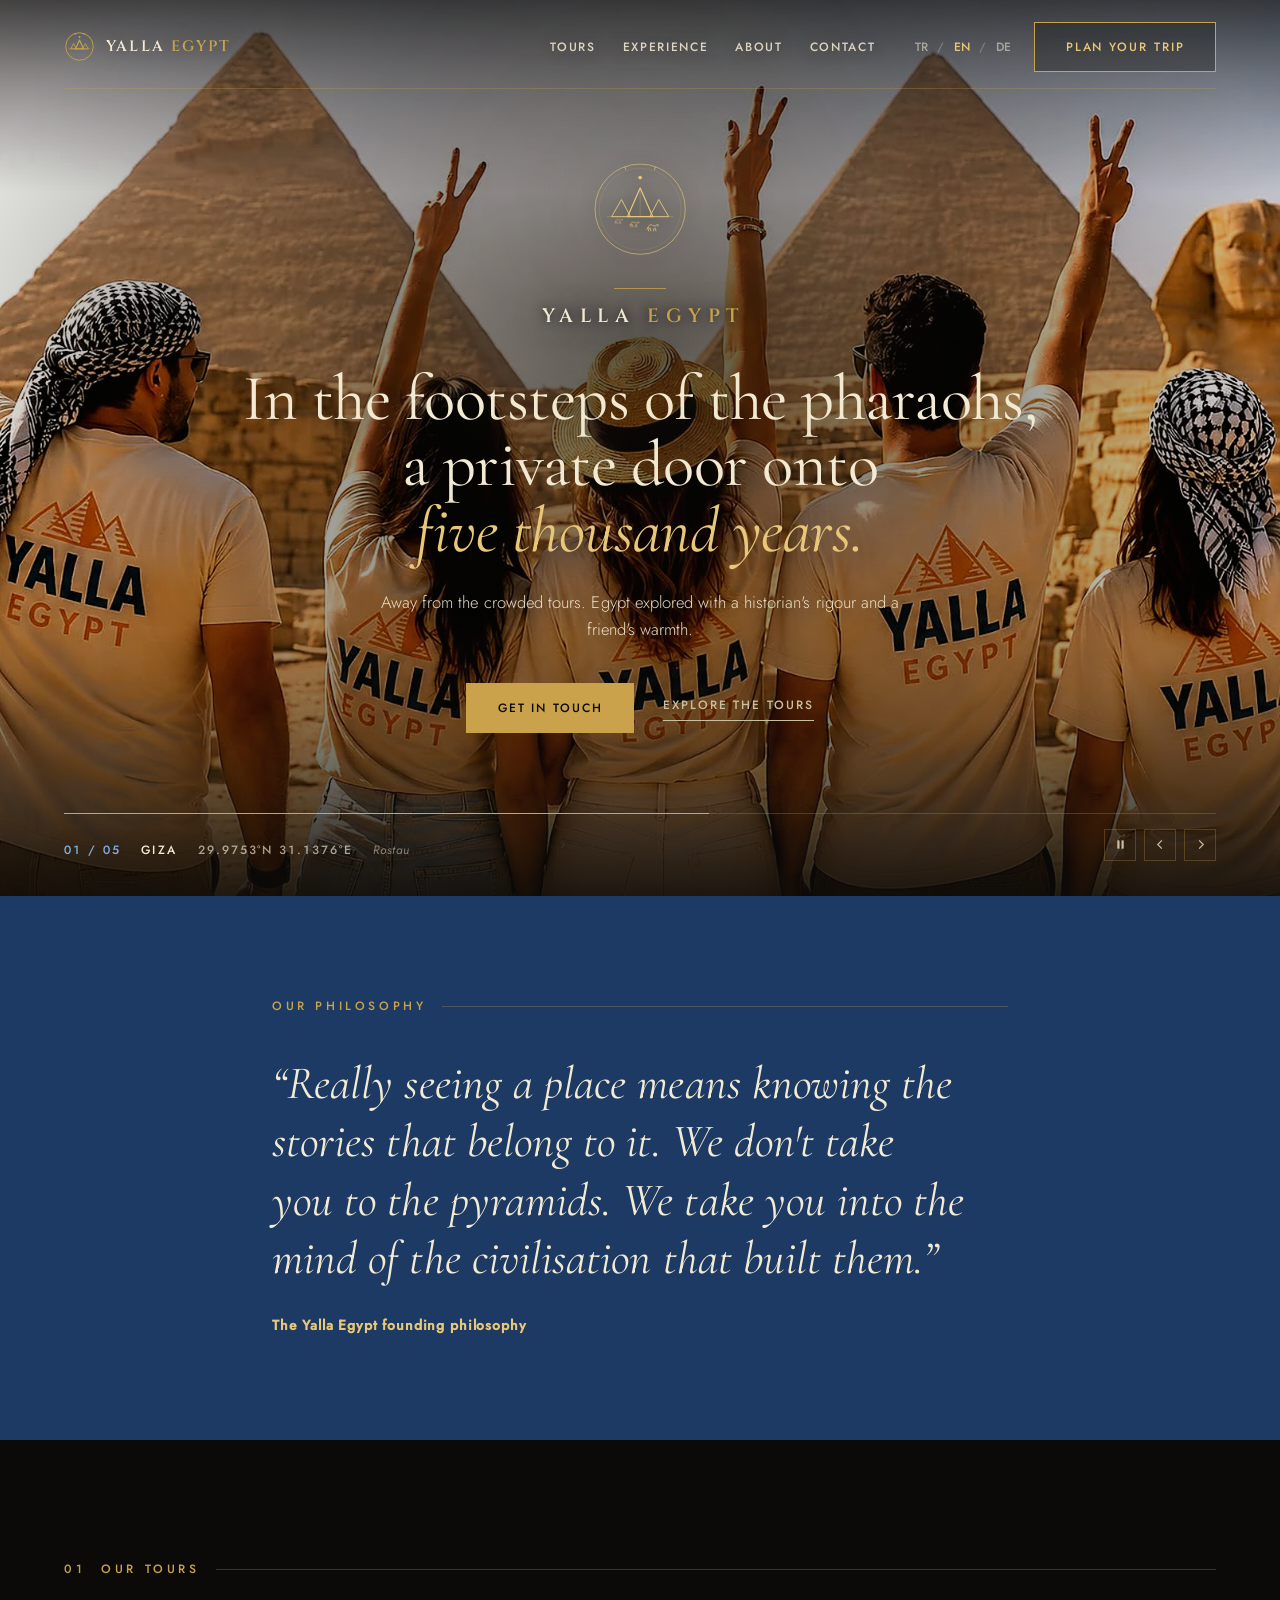
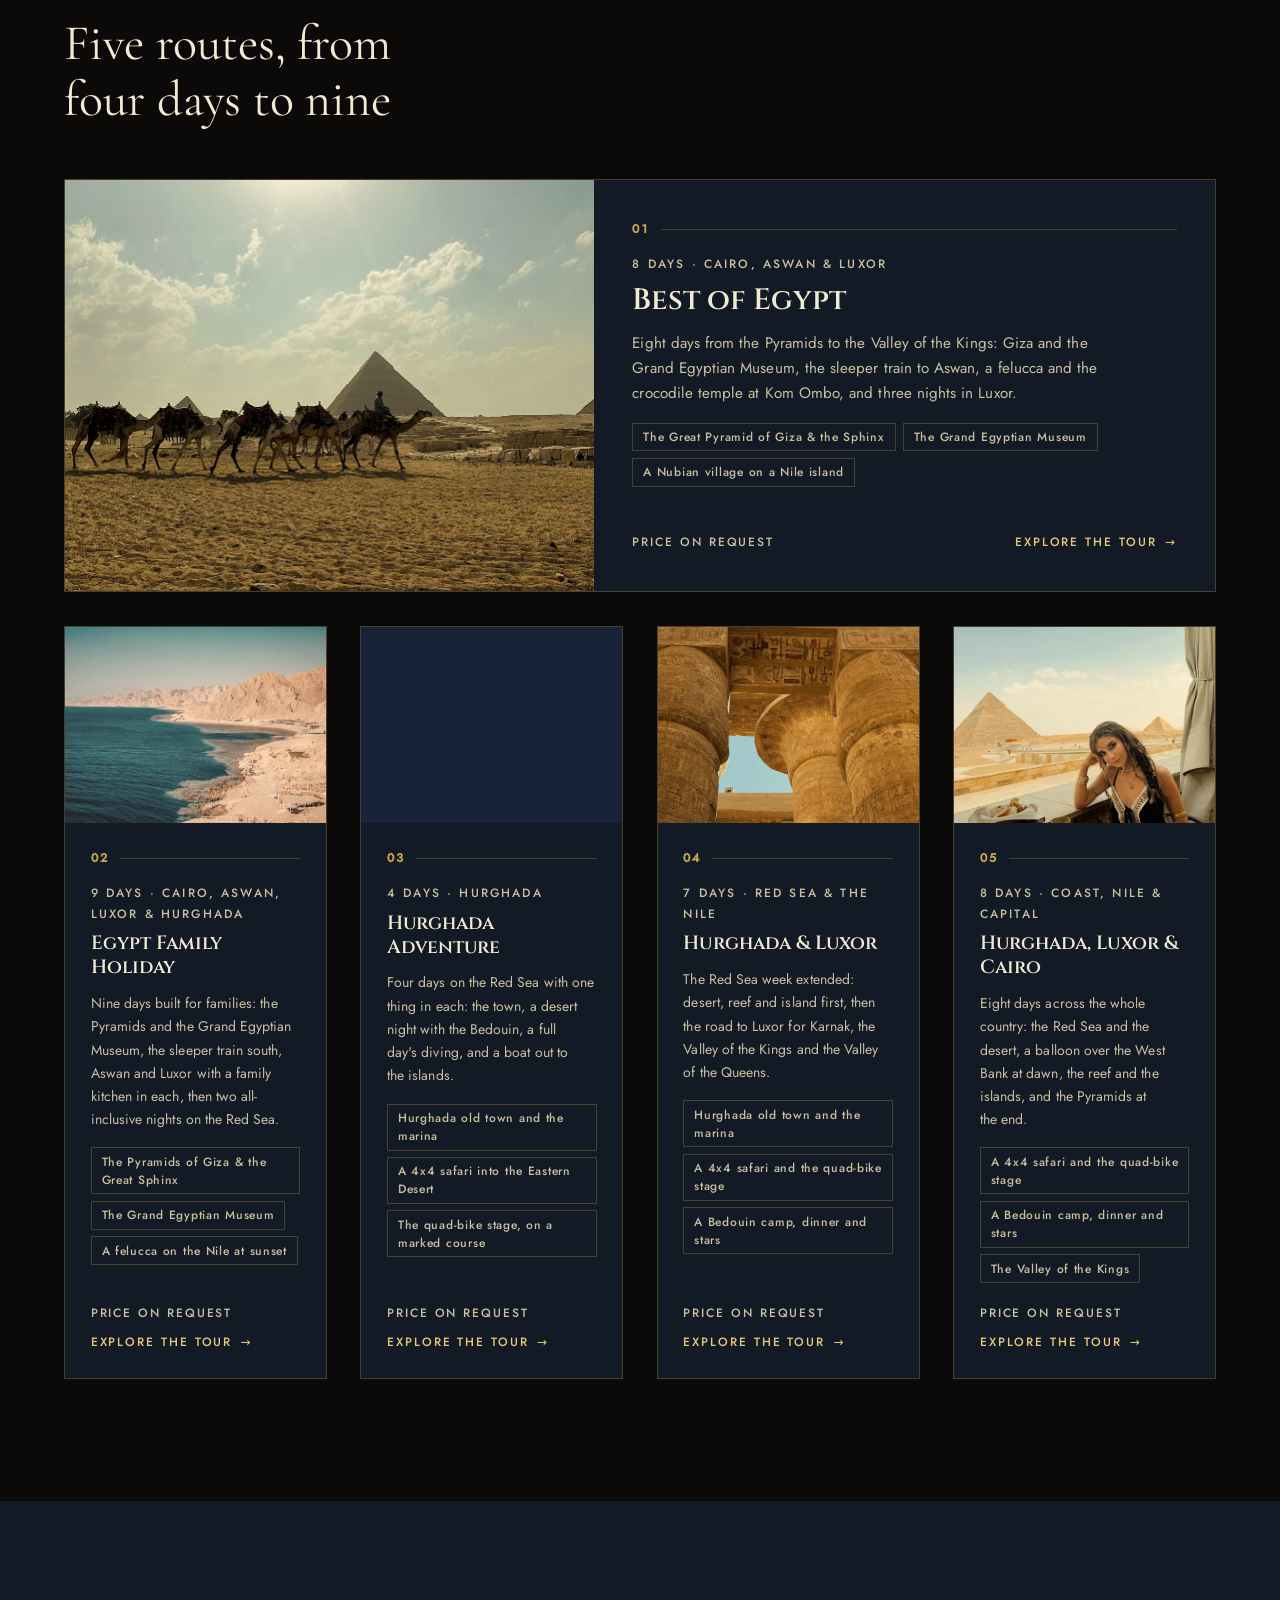
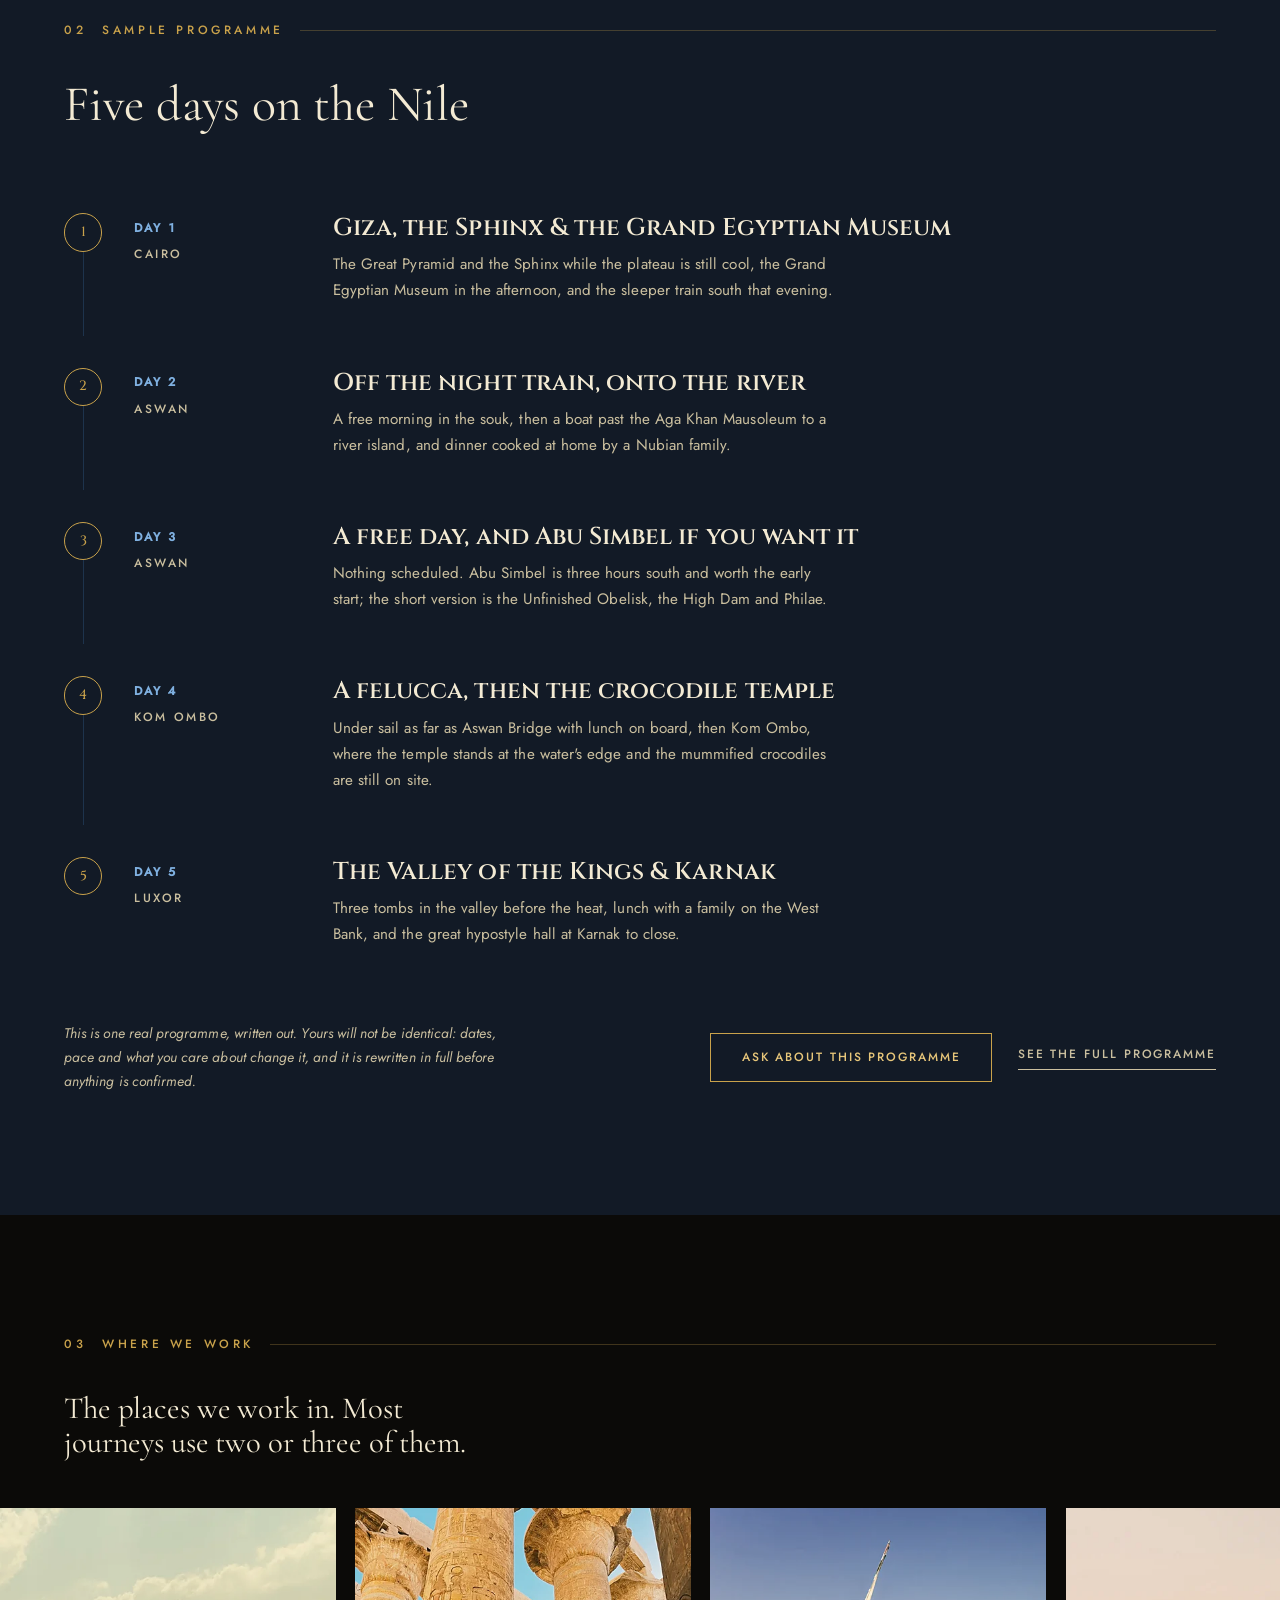
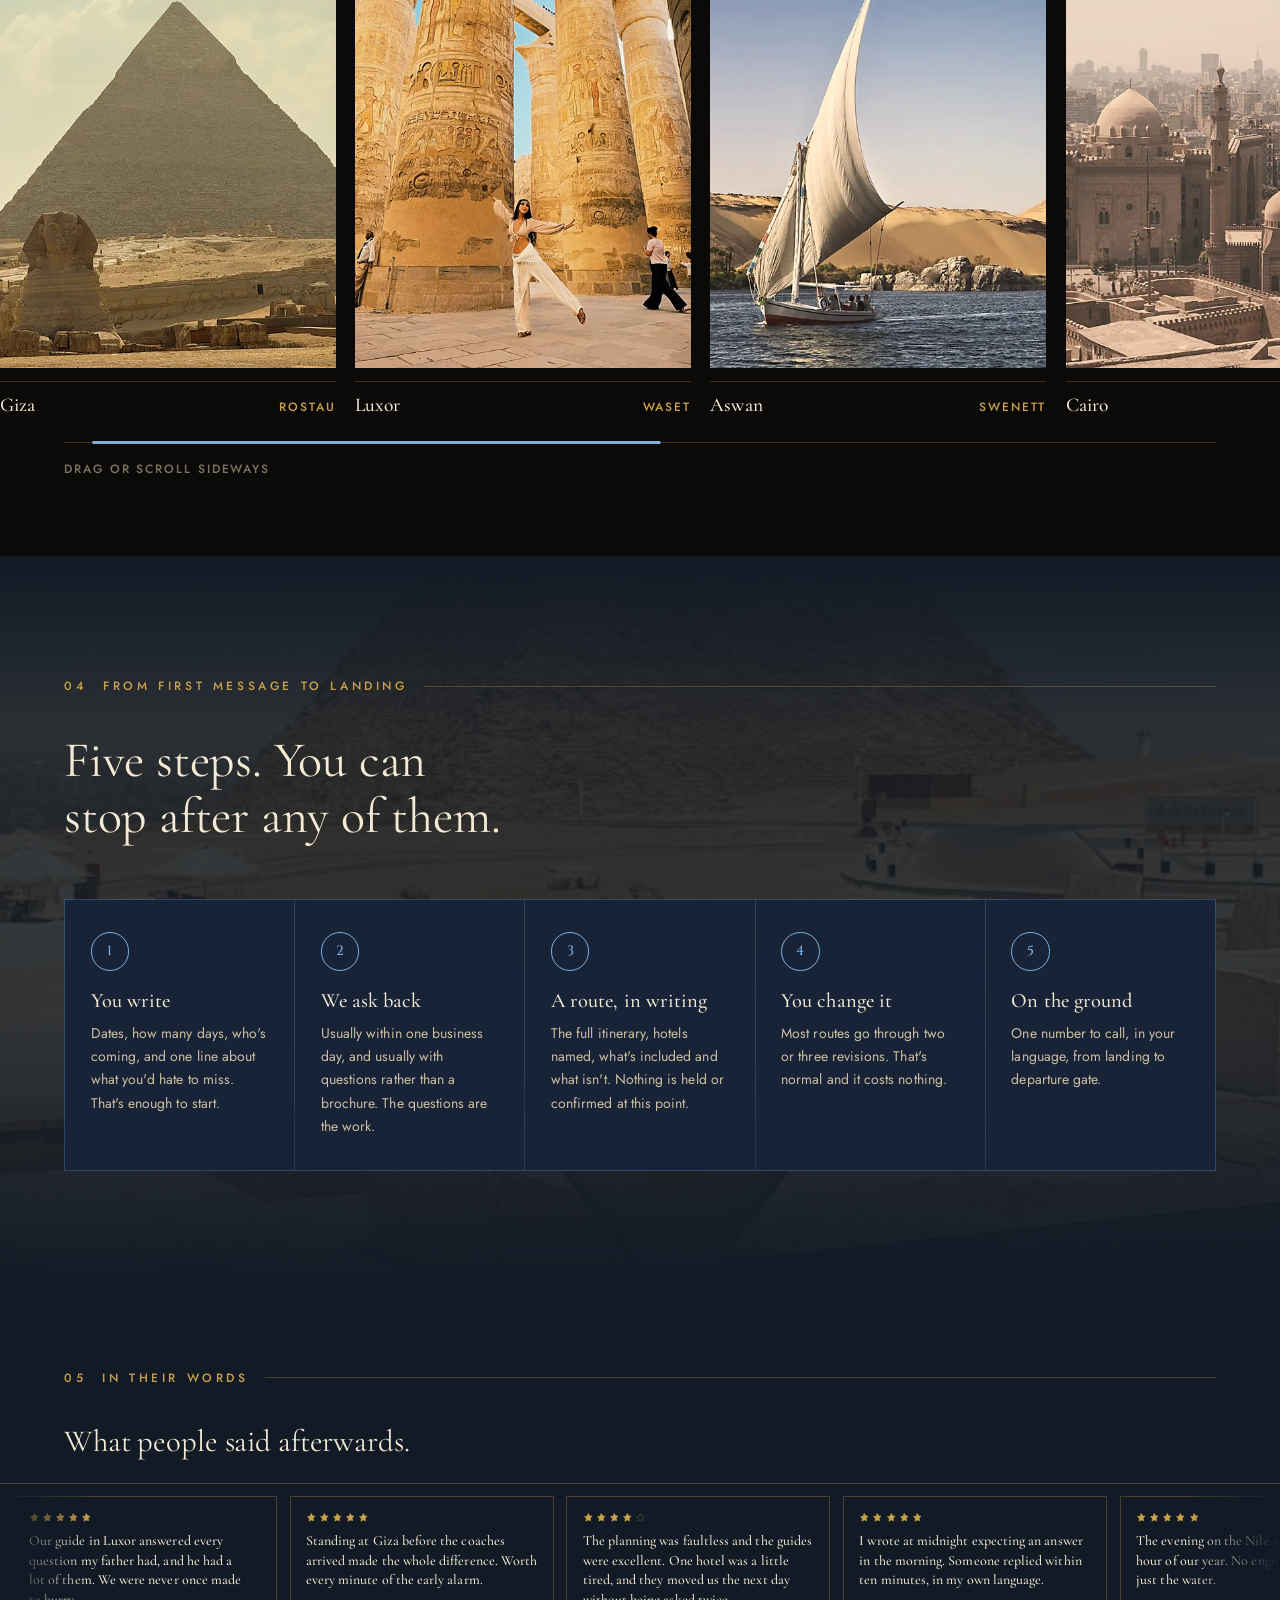
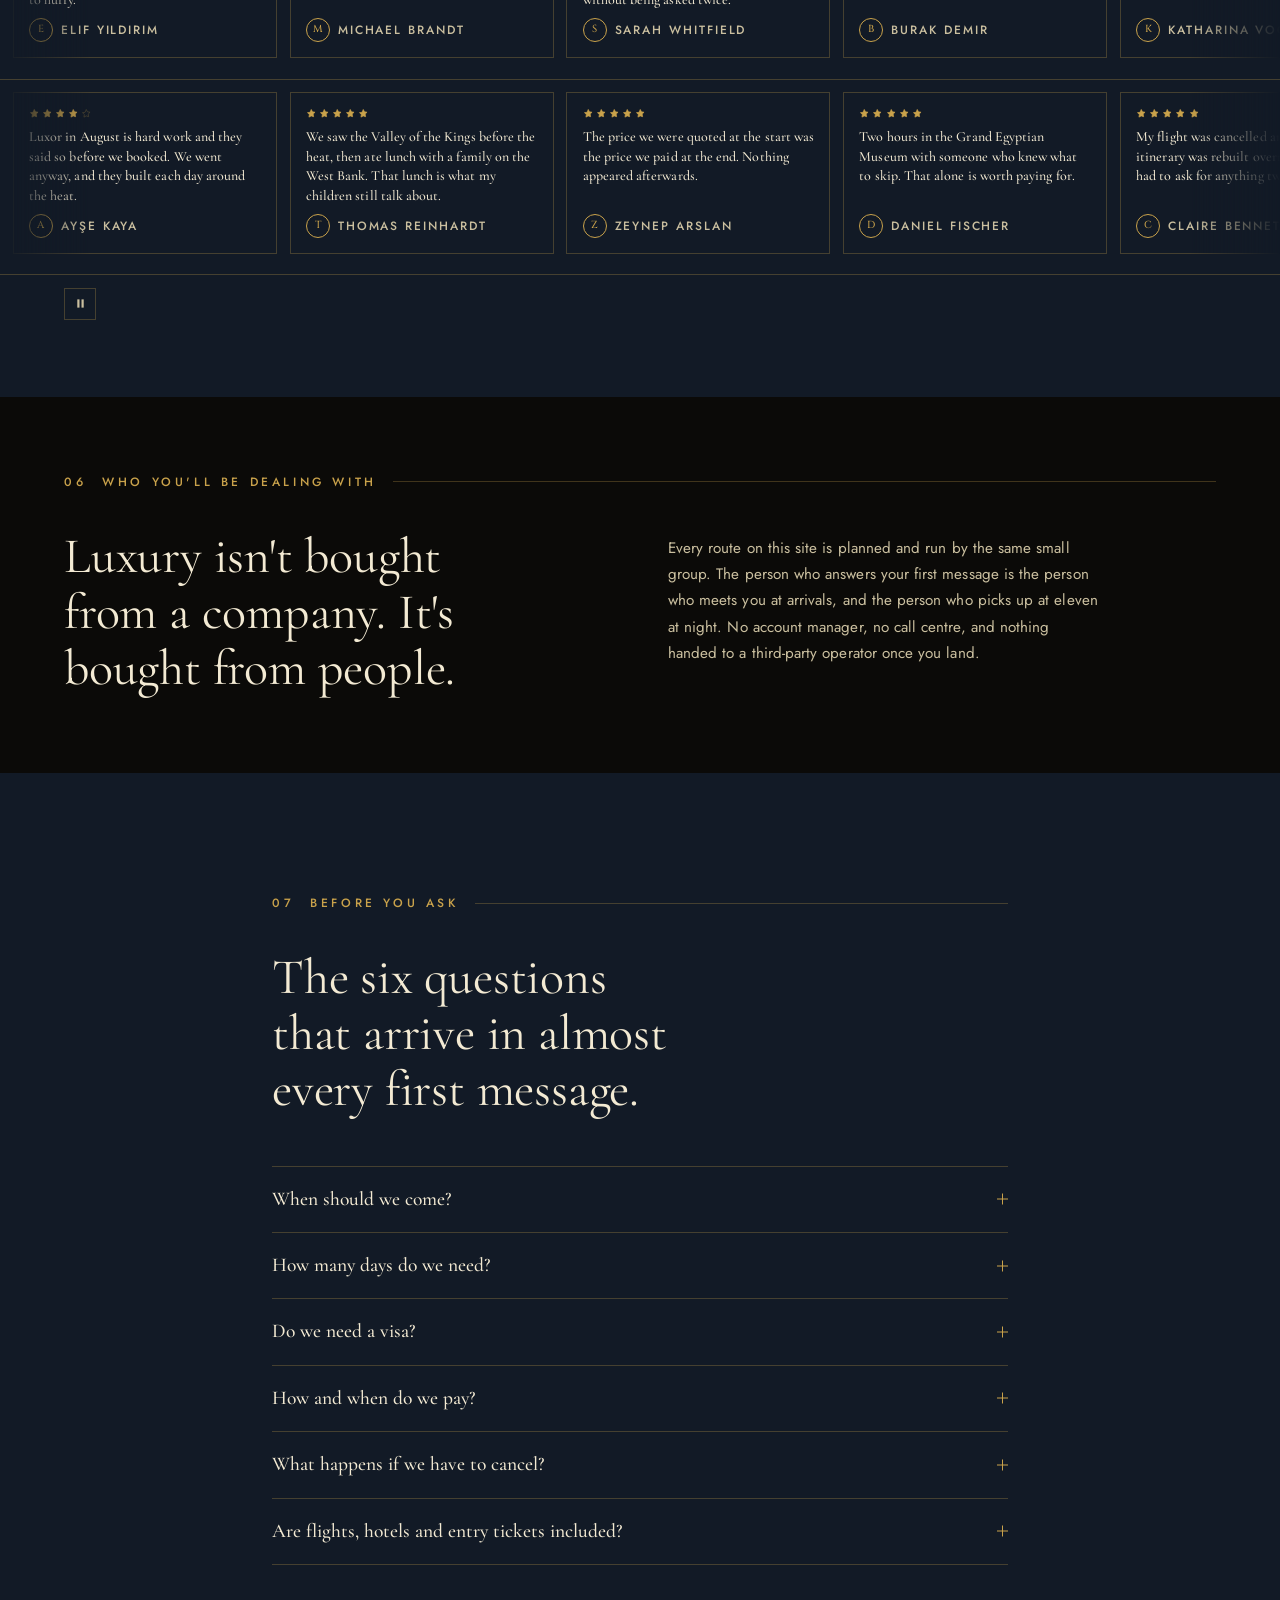
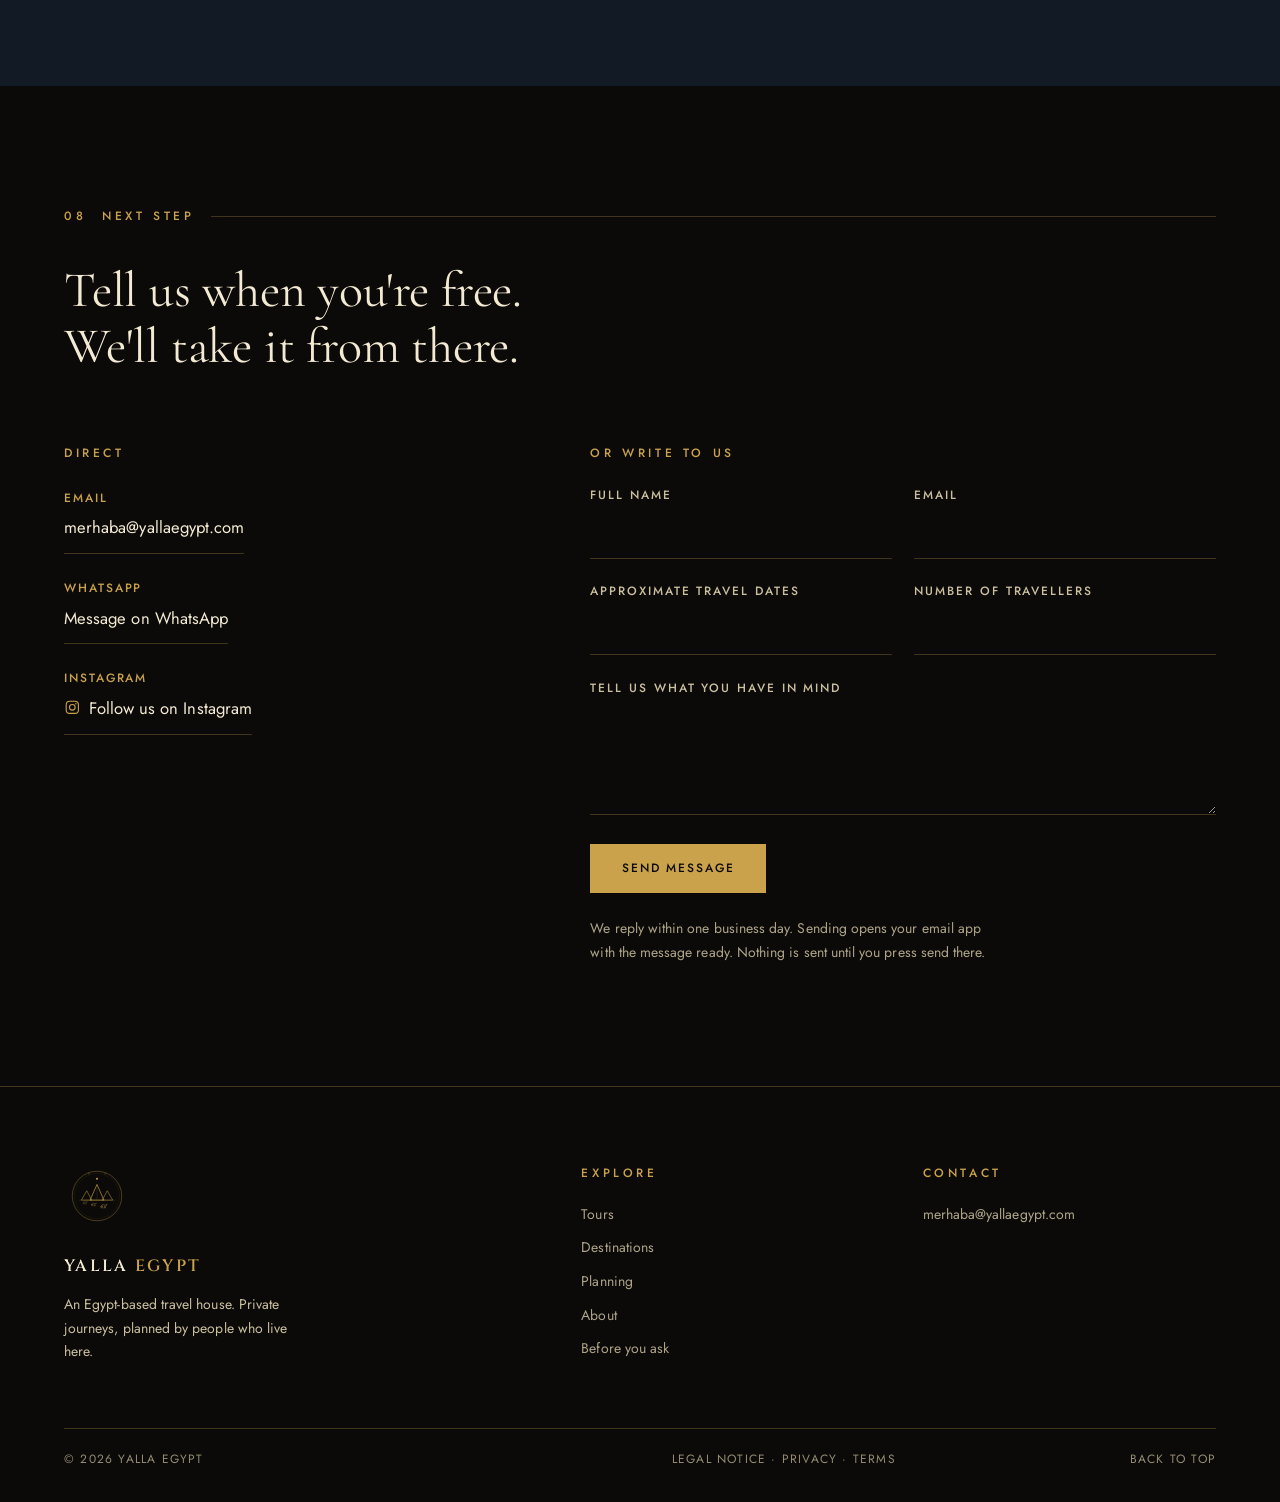
<file: index.html>
<!DOCTYPE html>
<html lang="en" data-ground="dark">
<head>
<meta charset="utf-8">
<meta name="viewport" content="width=device-width, initial-scale=1, viewport-fit=cover">
<meta name="theme-color" content="#0B0A08">
<meta name="robots" content="index, follow, max-image-preview:large, max-snippet:-1, max-video-preview:-1">

<!-- ============================================================
     SEO — managed per page for now. If this moves to a framework,
     this block maps onto generateMetadata() / a <Head> component.
     Per-language <title> and description are swapped at runtime by
     js/main.js (setLang) — see js/i18n.js "meta.title" / "meta.description".
     ============================================================ -->
<title>Yalla Egypt | Private journeys through Egypt</title>
<meta name="description" content="An Egypt-based travel house planning private journeys through the Nile Valley, the Western Desert and the Red Sea coast. Turkish, English and German.">
<link rel="canonical" href="https://yallaegypt.com/">

<meta property="og:type" content="website">
<meta property="og:site_name" content="Yalla Egypt">
<meta property="og:url" content="https://yallaegypt.com/">
<meta property="og:title" content="Yalla Egypt | Private journeys through Egypt">
<meta property="og:description" content="Private journeys through the Nile Valley, the Western Desert and the Red Sea coast.">
<meta property="og:image" content="https://yallaegypt.com/assets/icons/og-image.jpg">
<meta property="og:image:width" content="1200">
<meta property="og:image:height" content="630">
<meta property="og:locale" content="en_US">
<meta property="og:locale:alternate" content="tr_TR">
<meta property="og:locale:alternate" content="de_DE">

<meta name="twitter:card" content="summary_large_image">
<meta name="twitter:title" content="Yalla Egypt | Private journeys through Egypt">
<meta name="twitter:description" content="Private journeys through the Nile Valley, the Western Desert and the Red Sea coast.">
<meta name="twitter:image" content="https://yallaegypt.com/assets/icons/og-image.jpg">

<!-- Client-rendered i18n shares one URL per language via ?lang= —
     hreflang points at URLs that actually resolve, unlike separate
     /en/ /tr/ /de/ paths that do not exist for a single-page site. -->
<link rel="alternate" hreflang="en" href="https://yallaegypt.com/?lang=en">
<link rel="alternate" hreflang="tr" href="https://yallaegypt.com/?lang=tr">
<link rel="alternate" hreflang="de" href="https://yallaegypt.com/?lang=de">
<link rel="alternate" hreflang="x-default" href="https://yallaegypt.com/">

<link rel="icon" type="image/svg+xml" href="assets/icons/favicon.svg">
<link rel="icon" type="image/png" sizes="32x32" href="assets/icons/favicon-32.png">
<link rel="apple-touch-icon" href="assets/icons/apple-touch-icon.png">
<link rel="manifest" href="manifest.json">

<!-- JSON-LD. Company identity fields (legalName, telephone, address,
     licence) are deliberately absent rather than invented — add them
     here and in CONFIG (js/data.js) together, before launch. -->
<script type="application/ld+json">
{
  "@context": "https://schema.org",
  "@type": "TravelAgency",
  "name": "Yalla Egypt",
  "url": "https://yallaegypt.com/",
  "image": "https://yallaegypt.com/assets/icons/og-image.jpg",
  "description": "An Egypt-based travel house planning private journeys through the Nile Valley, the Western Desert and the Red Sea coast.",
  "areaServed": { "@type": "Country", "name": "Egypt" },
  "availableLanguage": ["en", "tr", "de"],
  "makesOffer": [
    {
      "@type": "Offer",
      "availability": "https://schema.org/InStock",
      "itemOffered": {
        "@type": "TouristTrip",
        "name": "Best of Egypt",
        "description": "Eight days from Cairo to Luxor: the Great Pyramid of Giza and the Sphinx, the Grand Egyptian Museum, the overnight sleeper train to Aswan, a Nubian village on the Nile, a felucca and the temple of Kom Ombo, the Valley of the Kings and Karnak.",
        "touristType": "Private, guided travel",
        "provider": {
          "@type": "TravelAgency",
          "name": "Yalla Egypt"
        },
        "itinerary": {
          "@type": "ItemList",
          "numberOfItems": 8,
          "itemListElement": [
            {
              "@type": "ListItem",
              "position": 1,
              "name": "Arrival in Cairo"
            },
            {
              "@type": "ListItem",
              "position": 2,
              "name": "The Great Pyramid of Giza, the Grand Egyptian Museum and the night train to Aswan"
            },
            {
              "@type": "ListItem",
              "position": 3,
              "name": "Aswan and a Nubian village on the Nile"
            },
            {
              "@type": "ListItem",
              "position": 4,
              "name": "A free day in Aswan"
            },
            {
              "@type": "ListItem",
              "position": 5,
              "name": "A felucca, the temple of Kom Ombo, and on to Luxor"
            },
            {
              "@type": "ListItem",
              "position": 6,
              "name": "The Valley of the Kings and the West Bank of Luxor"
            },
            {
              "@type": "ListItem",
              "position": 7,
              "name": "Karnak Temple and a West Bank village"
            },
            {
              "@type": "ListItem",
              "position": 8,
              "name": "Flight to Cairo and departure"
            }
          ],
          "name": "Best of Egypt, day by day"
        },
        "duration": "P8D",
        "touristDestination": [
          {
            "@type": "TouristDestination",
            "name": "Cairo"
          },
          {
            "@type": "TouristDestination",
            "name": "Giza"
          },
          {
            "@type": "TouristDestination",
            "name": "Aswan"
          },
          {
            "@type": "TouristDestination",
            "name": "Kom Ombo"
          },
          {
            "@type": "TouristDestination",
            "name": "Luxor"
          }
        ]
      }
    },
    {
      "@type": "Offer",
      "availability": "https://schema.org/InStock",
      "itemOffered": {
        "@type": "TouristTrip",
        "name": "Egypt Family Holiday",
        "description": "Nine days for families: the Pyramids of Giza and the Grand Egyptian Museum, the overnight sleeper train to Aswan, Philae Temple and a Nubian village, Karnak and the Valley of the Kings in Luxor, then two all-inclusive nights on the Red Sea at Hurghada.",
        "touristType": "Private, guided travel",
        "provider": {
          "@type": "TravelAgency",
          "name": "Yalla Egypt"
        },
        "itinerary": {
          "@type": "ItemList",
          "numberOfItems": 9,
          "itemListElement": [
            {
              "@type": "ListItem",
              "position": 1,
              "name": "Arrival in Cairo"
            },
            {
              "@type": "ListItem",
              "position": 2,
              "name": "The Pyramids of Giza, the Grand Egyptian Museum and the night train to Aswan"
            },
            {
              "@type": "ListItem",
              "position": 3,
              "name": "Philae Temple and dinner in a Nubian village"
            },
            {
              "@type": "ListItem",
              "position": 4,
              "name": "A free day in Aswan and a felucca at sunset"
            },
            {
              "@type": "ListItem",
              "position": 5,
              "name": "Karnak Temple in Luxor"
            },
            {
              "@type": "ListItem",
              "position": 6,
              "name": "The Valley of the Kings"
            },
            {
              "@type": "ListItem",
              "position": 7,
              "name": "Across to Hurghada and the Red Sea"
            },
            {
              "@type": "ListItem",
              "position": 8,
              "name": "A free day on the Red Sea"
            },
            {
              "@type": "ListItem",
              "position": 9,
              "name": "Departure from Hurghada"
            }
          ],
          "name": "Egypt Family Holiday, day by day"
        },
        "duration": "P9D",
        "touristDestination": [
          {
            "@type": "TouristDestination",
            "name": "Cairo"
          },
          {
            "@type": "TouristDestination",
            "name": "Giza"
          },
          {
            "@type": "TouristDestination",
            "name": "Aswan"
          },
          {
            "@type": "TouristDestination",
            "name": "Luxor"
          },
          {
            "@type": "TouristDestination",
            "name": "Hurghada"
          }
        ]
      }
    },
    {
      "@type": "Offer",
      "availability": "https://schema.org/InStock",
      "itemOffered": {
        "@type": "TouristTrip",
        "name": "Hurghada Adventure",
        "description": "Four days on the Red Sea: the Hurghada city tour, a 4x4 desert safari with quad bikes and a Bedouin camp, a full day of diving, and a boat day out to the islands.",
        "touristType": "Private, guided travel",
        "provider": {
          "@type": "TravelAgency",
          "name": "Yalla Egypt"
        },
        "itinerary": {
          "@type": "ItemList",
          "numberOfItems": 4,
          "itemListElement": [
            {
              "@type": "ListItem",
              "position": 1,
              "name": "Arrival and the Hurghada city tour"
            },
            {
              "@type": "ListItem",
              "position": 2,
              "name": "Desert safari and a Bedouin evening"
            },
            {
              "@type": "ListItem",
              "position": 3,
              "name": "A full day of diving on the Red Sea"
            },
            {
              "@type": "ListItem",
              "position": 4,
              "name": "The islands, then departure"
            }
          ],
          "name": "Hurghada Adventure, day by day"
        },
        "duration": "P4D",
        "touristDestination": [
          {
            "@type": "TouristDestination",
            "name": "Hurghada"
          },
          {
            "@type": "TouristDestination",
            "name": "Giftun"
          }
        ]
      }
    },
    {
      "@type": "Offer",
      "availability": "https://schema.org/InStock",
      "itemOffered": {
        "@type": "TouristTrip",
        "name": "Hurghada & Luxor",
        "description": "Seven days across the Red Sea and ancient Thebes: desert safari, diving and the islands, then Luxor Temple, the Luxor Museum, Karnak, the Valley of the Kings and the Valley of the Queens.",
        "touristType": "Private, guided travel",
        "provider": {
          "@type": "TravelAgency",
          "name": "Yalla Egypt"
        },
        "itinerary": {
          "@type": "ItemList",
          "numberOfItems": 7,
          "itemListElement": [
            {
              "@type": "ListItem",
              "position": 1,
              "name": "Arrival and the Hurghada city tour"
            },
            {
              "@type": "ListItem",
              "position": 2,
              "name": "Desert safari and quad bikes"
            },
            {
              "@type": "ListItem",
              "position": 3,
              "name": "A full day of diving on the Red Sea"
            },
            {
              "@type": "ListItem",
              "position": 4,
              "name": "The islands, then the road to Luxor"
            },
            {
              "@type": "ListItem",
              "position": 5,
              "name": "Luxor Temple, the Luxor Museum and Karnak"
            },
            {
              "@type": "ListItem",
              "position": 6,
              "name": "The Valley of the Kings and the Valley of the Queens"
            },
            {
              "@type": "ListItem",
              "position": 7,
              "name": "Back to Hurghada"
            }
          ],
          "name": "Hurghada & Luxor, day by day"
        },
        "duration": "P7D",
        "touristDestination": [
          {
            "@type": "TouristDestination",
            "name": "Hurghada"
          },
          {
            "@type": "TouristDestination",
            "name": "Giftun"
          },
          {
            "@type": "TouristDestination",
            "name": "Luxor"
          }
        ]
      }
    },
    {
      "@type": "Offer",
      "availability": "https://schema.org/InStock",
      "itemOffered": {
        "@type": "TouristTrip",
        "name": "Hurghada, Luxor & Cairo",
        "description": "Eight days across the coast, the Nile and the capital: the Eastern Desert, the Valley of the Kings and Karnak, a hot-air balloon over the West Bank at dawn, diving and the Red Sea islands, then the Pyramids of Giza and the new Egyptian museum.",
        "touristType": "Private, guided travel",
        "provider": {
          "@type": "TravelAgency",
          "name": "Yalla Egypt"
        },
        "itinerary": {
          "@type": "ItemList",
          "numberOfItems": 8,
          "itemListElement": [
            {
              "@type": "ListItem",
              "position": 1,
              "name": "Arrival in Hurghada"
            },
            {
              "@type": "ListItem",
              "position": 2,
              "name": "The Eastern Desert"
            },
            {
              "@type": "ListItem",
              "position": 3,
              "name": "Luxor: the tombs and the temples"
            },
            {
              "@type": "ListItem",
              "position": 4,
              "name": "A balloon at dawn, then back to the sea"
            },
            {
              "@type": "ListItem",
              "position": 5,
              "name": "Diving and snorkelling on the Red Sea"
            },
            {
              "@type": "ListItem",
              "position": 6,
              "name": "The islands, then the journey to Cairo"
            },
            {
              "@type": "ListItem",
              "position": 7,
              "name": "Cairo and the Pyramids"
            },
            {
              "@type": "ListItem",
              "position": 8,
              "name": "Departure from Cairo"
            }
          ],
          "name": "Hurghada, Luxor & Cairo, day by day"
        },
        "duration": "P8D",
        "touristDestination": [
          {
            "@type": "TouristDestination",
            "name": "Hurghada"
          },
          {
            "@type": "TouristDestination",
            "name": "Luxor"
          },
          {
            "@type": "TouristDestination",
            "name": "Giftun"
          },
          {
            "@type": "TouristDestination",
            "name": "Cairo"
          },
          {
            "@type": "TouristDestination",
            "name": "Giza"
          }
        ]
      }
    }
  ]
}
</script>

<!-- LCP element: first hero still, both widths so the browser can choose.
     The optional hero video (js/data.js HERO_VIDEO) loads after this
     and never becomes the LCP candidate. -->
<link rel="preload" as="image"
      href="assets/images/hero/giza-1-2000.webp"
      imagesrcset="assets/images/hero/giza-1-1200.webp 1200w, assets/images/hero/giza-1-2000.webp 2000w"
      imagesizes="100vw" fetchpriority="high">

<link rel="preload" as="font" type="font/woff2" href="assets/fonts/jost-latin.woff2" crossorigin>
<link rel="preload" as="font" type="font/woff2" href="assets/fonts/cinzel-latin.woff2" crossorigin>

<!-- Scroll reveals start hidden. Gate that on JS being available so
     the page is never blank for a reader without it. -->
<script>document.documentElement.classList.add("js");</script>

<link rel="stylesheet" href="css/fonts.css">
<link rel="stylesheet" href="css/styles.css">
</head>

<body>
<a class="skip" href="#main" data-i18n="skip">Skip to content</a>
<span id="live" class="sr-only" role="status" aria-live="polite"></span>

<!-- ============================================================
     BRAND MARKS
     Transcribed from design/yalla-egypt-logo-3.pdf. Both inherit
     currentColor, so the same mark works on dark and light grounds
     without a second file.

     #ye-mark          full medallion, for 64px and up
     #ye-mark-compact  the design audit's requested compact brand —
                       no camels, no inner ring, heavier strokes, so
                       it survives at navigation and favicon scale

     When the designer delivers the final horizontal lockup, replace
     the two <symbol> bodies here and nothing else changes.
     ============================================================ -->
<svg width="0" height="0" aria-hidden="true" focusable="false" style="position:absolute">
  <defs>
    <g id="ye-camel" fill="none" stroke-linecap="round" stroke-linejoin="round">
      <path d="M4,20 C8,8 17,4 24,10 C30,14 34,9 37,13 C39,9 43,5 47,7 L49,10 L45,13"/>
      <path d="M9,20 L7,33"/><path d="M14,21 L17,33"/>
      <path d="M30,22 L28,33"/><path d="M35,21 L38,33"/>
      <path d="M4,20 L1,26"/>
    </g>

    <!-- The hand that pushes the mark. A silhouette, not an
         illustration: near-black against bright footage, on screen
         for 1.3s, which is how a real plate would read. Built from
         overlapping capsules — palm, thumb, four fingers, wrist —
         so the union is a single clean form at any scale.

         The wrist deliberately runs past the bottom of the viewBox:
         the arm continues out of frame.

         To swap in filmed footage instead, set OPENING.handPlate in
         js/data.js. Nothing here has to change. -->
    <!-- The forearm has to leave the frame, but a solid bar running
         the full height of the screen reads as a column, not an arm.
         This fades it out below the wrist the way falloff would. -->
    <linearGradient id="ye-hand-fade" gradientUnits="userSpaceOnUse" x1="0" y1="270" x2="0" y2="560">
      <stop offset="0" stop-color="#fff"/>
      <stop offset="1" stop-color="#fff" stop-opacity="0"/>
    </linearGradient>
    <mask id="ye-hand-mask" maskUnits="userSpaceOnUse" x="-80" y="-60" width="480" height="1040">
      <rect x="-80" y="-60" width="480" height="1040" fill="url(#ye-hand-fade)"/>
    </mask>

    <g id="ye-hand">
      <!-- Forearm. It runs far past the bottom of the viewBox on
           purpose — the svg is overflow:visible, so the arm carries
           on out of the frame instead of ending in a stump. -->
      <rect x="122" y="228" width="74"  height="560" rx="32"   transform="rotate(9 159 290)"/>
      <!-- back of the hand -->
      <rect x="108" y="148" width="100" height="102" rx="34"/>
      <!-- Thumb: pivoted from inside the palm and swung well out.
           Its angle is the one thing that stops a hand reading as
           a mitten, and its base has to overlap the palm or the
           silhouette breaks into two shapes. -->
      <rect x="84"  y="162" width="27"  height="88"  rx="13.5" transform="rotate(-38 128 218)"/>
      <!-- Four fingers, about as long as the palm, splayed and
           separated. Uniform parallel fingers read as a glove. -->
      <rect x="110" y="66"  width="23"  height="109" rx="11.5" transform="rotate(-12 121 175)"/>
      <rect x="137" y="52"  width="24"  height="123" rx="12"   transform="rotate(-3 149 175)"/>
      <rect x="165" y="62"  width="23"  height="113" rx="11.5" transform="rotate(7 176 175)"/>
      <rect x="191" y="88"  width="20"  height="87"  rx="10"   transform="rotate(17 201 175)"/>
    </g>

    <!-- The two front fingers, a second time. These are drawn again
         in .hero-gesture--fore, which sits after .hero-lockup in the
         DOM and therefore paints over the mark — so for the first
         600ms of the opening two fingers cross the face of the
         medallion and the hand reads as holding it rather than
         standing behind it. Occlusion is the only depth cue that
         says "in front of" without ambiguity.

         Identical geometry to the originals above, deliberately:
         these are duplicates registered exactly over them. When
         ye-fingers-release fades this group at the push, the hand
         does not lose two fingers — the originals are still in the
         back layer — it simply stops occluding, which is what has
         to happen before the mark flies past the screen plane.

         Body only, no rim: the rim in the back layer already draws
         these two fingers, and a second pass would composite the
         gold twice and brighten just this pair. -->
    <g id="ye-hand-fore">
      <rect x="110" y="66"  width="23"  height="147" rx="11.5" transform="rotate(-12 121 175)"/>
      <rect x="137" y="52"  width="24"  height="161" rx="12"   transform="rotate(-3 149 175)"/>
    </g>

    <symbol id="ye-mark" viewBox="0 0 400 400">
      <g fill="none" stroke="currentColor">
        <circle cx="200" cy="200" r="150" stroke-width="2"/>
        <circle cx="200" cy="200" r="136" stroke-width="1" opacity=".4"/>
        <path d="M251.3 59 247.2 70.3M148.7 59 152.8 70.3" stroke-width="2"/>
      </g>
      <circle cx="200" cy="95" r="6" fill="currentColor"/>
      <g fill="none" stroke="currentColor" stroke-linejoin="round">
        <path d="M138 168 105 225h63z" stroke-width="3"/>
        <path d="M200 130 158 225h84z" stroke-width="4"/>
        <path d="M262 168 232 225h63z" stroke-width="3"/>
        <path d="M200 130v95" stroke-width="1.5" opacity=".5"/>
        <path d="M90 225h220" stroke-width="1.5" opacity=".6"/>
      </g>
      <use href="#ye-camel" transform="translate(115,230) scale(.55)" stroke="currentColor" stroke-width="3" opacity=".75"/>
      <use href="#ye-camel" transform="translate(165,238) scale(.65)" stroke="currentColor" stroke-width="3" opacity=".9"/>
      <use href="#ye-camel" transform="translate(222,246) scale(.8)"  stroke="currentColor" stroke-width="3"/>
    </symbol>

    <!-- ========================================================
         TOUR ICONS
         One weight, 1.5px, no fill, no rounded corners — the icon
         rule from the design audit, and the same line language as
         the mark above. They mark the highlights on a tour detail
         view and nothing else; they are not decoration and must
         not spread to the rest of the page.

         Stroke and fill are set in CSS (.thl-i svg) so one rule
         governs every icon and a symbol never carries its own
         colour. A tour highlight names its icon by key in
         js/data.js — { i:"pyramids", h:"..." } — and an unknown
         key simply renders the label with no icon.
         ======================================================== -->
    <symbol id="ti-pyramids" viewBox="0 0 24 24">
      <path d="M12 6.4 16.6 17.4H7.4Z"/><path d="M8 10.2 11.2 17.4H4.8Z"/>
      <path d="M16 10.2 19.2 17.4h-6.4Z"/><path d="M2.5 17.4h19"/>
    </symbol>
    <symbol id="ti-temple" viewBox="0 0 24 24">
      <path d="M3 6.6h18"/><path d="M4.2 9.2h15.6"/>
      <path d="M6.4 9.2v8.6M12 9.2v8.6M17.6 9.2v8.6"/><path d="M3 17.8h18"/>
    </symbol>
    <symbol id="ti-tomb" viewBox="0 0 24 24">
      <path d="M2 18.4 8.4 8l3.6 5 3.6-5 6.4 10.4"/>
      <path d="M10.1 18.4v-4.2h3.8v4.2"/><path d="M2 18.4h20"/>
    </symbol>
    <symbol id="ti-museum" viewBox="0 0 24 24">
      <path d="M4.6 3.6h14.8v16.8H4.6Z"/><circle cx="12" cy="9.9" r="2.2"/>
      <path d="M8.4 17.4c0-2 1.6-3.6 3.6-3.6s3.6 1.6 3.6 3.6"/>
    </symbol>
    <symbol id="ti-city" viewBox="0 0 24 24">
      <path d="M2.5 19.4h19"/>
      <path d="M5.4 19.4v-3.6a3.6 3.6 0 0 1 7.2 0v3.6"/><path d="M9 12.2v-1.6"/>
      <path d="M16.6 19.4V7.4h2.8v12"/><path d="M16.6 7.4 18 4.8l1.4 2.6"/>
    </symbol>
    <symbol id="ti-nile" viewBox="0 0 24 24">
      <path d="M12 15.4V4.2"/><path d="M12 5.6 18.4 15.4H12Z"/>
      <path d="M5 15.4h14l-2.2 2.6H7.2Z"/>
      <path d="M2 20.4c2 1.1 4 1.1 6 0s4-1.1 6 0 4 1.1 6 0"/>
    </symbol>
    <symbol id="ti-sun" viewBox="0 0 24 24">
      <circle cx="12" cy="12.6" r="4.2"/>
      <path d="M12 5.4V2.8M4.9 12.6H2.3M21.7 12.6h-2.6M6.9 7.5 5.1 5.7M17.1 7.5l1.8-1.8"/>
      <path d="M2 19.6h20"/>
    </symbol>
    <symbol id="ti-balloon" viewBox="0 0 24 24">
      <path d="M12 2.8c3.5 0 6.2 2.8 6.2 6.4 0 3.3-3 6-4.6 8.1h-3.2C8.8 15.2 5.8 12.5 5.8 9.2 5.8 5.6 8.5 2.8 12 2.8Z"/>
      <path d="M12 2.8c-1.9 2-2.7 4.2-2.7 6.4 0 3.3 1.3 6 2.7 8.1 1.4-2.1 2.7-4.8 2.7-8.1 0-2.2-.8-4.4-2.7-6.4Z"/>
      <path d="M10.4 19.2h3.2v2.4h-3.2Z"/><path d="M10.7 17.3 10.6 19.2M13.3 17.3l.1 1.9"/>
    </symbol>
    <symbol id="ti-desert" viewBox="0 0 24 24">
      <circle cx="7" cy="6.6" r="2.6"/>
      <path d="M2 16.8c3-4.2 6.6-4.2 9.6 0"/>
      <path d="M7.6 18.6c3.6-5.6 8.2-5.6 14.4 0"/><path d="M2 18.6h20"/>
    </symbol>
    <symbol id="ti-atv" viewBox="0 0 24 24">
      <circle cx="6" cy="16.4" r="3.2"/><circle cx="18" cy="16.4" r="3.2"/>
      <path d="M6 13.2h4.2l1.9-3.4h3.4l2.5 3.4"/><path d="M10.1 9.8 8.6 7.4h3.4"/>
    </symbol>
    <symbol id="ti-bedouin" viewBox="0 0 24 24">
      <path d="M12 4.6 3.4 19.4M12 4.6l8.6 14.8"/><path d="M12 4.6V2.8"/>
      <path d="M9.8 19.4c0-1.7.9-3.1 2.2-3.8 1.3.7 2.2 2.1 2.2 3.8"/>
      <path d="M2 19.4h20"/>
    </symbol>
    <symbol id="ti-dive" viewBox="0 0 24 24">
      <path d="M8.6 6.4h6v11a3 3 0 0 1-6 0Z"/><path d="M10.4 6.4V4.2h2.4v2.2"/>
      <path d="M8.6 10.4h6"/>
      <circle cx="18.6" cy="7.2" r="1.5"/><circle cx="20.8" cy="11.4" r="1"/>
    </symbol>
    <symbol id="ti-snorkel" viewBox="0 0 24 24">
      <path d="M3.4 9.2h10.4v4.2a2.6 2.6 0 0 1-2.6 2.6H6a2.6 2.6 0 0 1-2.6-2.6Z"/>
      <path d="M3.4 11.4H1.4"/><path d="M13.8 12.2h2.4"/>
      <path d="M16.6 19.6V9.6a2.1 2.1 0 0 1 4.2 0v1"/>
    </symbol>
    <symbol id="ti-island" viewBox="0 0 24 24">
      <path d="M5.6 17.2c1.4-2 3.4-3 6.4-3s5 1 6.4 3Z"/>
      <path d="M12 14.2c0-2.6.4-4.4 1.3-5.8"/>
      <path d="M13.3 8.4c-1.5-1.2-3.2-1.2-4.6 0M13.3 8.4c1.7-1 3.4-.5 4.5.9M13.3 8.4c.3-1.8 1.5-3 3.2-3.4"/>
      <path d="M2 20.4c2 1.1 4 1.1 6 0s4-1.1 6 0 4 1.1 6 0"/>
    </symbol>
    <symbol id="ti-sea" viewBox="0 0 24 24">
      <path d="M2 8.2c2 1.3 4 1.3 6 0s4-1.3 6 0 4 1.3 6 0"/>
      <path d="M2 13c2 1.3 4 1.3 6 0s4-1.3 6 0 4 1.3 6 0"/>
      <path d="M2 17.8c2 1.3 4 1.3 6 0s4-1.3 6 0 4 1.3 6 0"/>
    </symbol>

    <!-- Instagram, for the contact section. Drawn as line work at
         the tour icons' weight rather than lifted as a filled
         brand glyph, so it sits with the rest of the page. -->
    <symbol id="i-instagram" viewBox="0 0 24 24">
      <rect x="3.2" y="3.2" width="17.6" height="17.6" rx="5"/>
      <circle cx="12" cy="12" r="4.1"/>
      <circle cx="17.2" cy="6.8" r="1.05" fill="currentColor" stroke="none"/>
    </symbol>

    <!-- Review rating star. Filled or hairline is decided in CSS
         (.tm-star / .tm-star.is-on), so one symbol draws both states
         and the sprite carries no colour of its own. -->
    <symbol id="i-star" viewBox="0 0 24 24">
      <path d="M12 3.4l2.65 5.38 5.94.86-4.3 4.19 1.02 5.91L12 17.94l-5.31 2.8 1.02-5.91-4.3-4.19 5.94-.86z"/>
    </symbol>

    <symbol id="ye-mark-compact" viewBox="0 0 64 64">
      <g fill="none" stroke="currentColor" stroke-linejoin="round">
        <circle cx="32" cy="32" r="28.4" stroke-width="1.9"/>
        <path d="M41.8 5.4 41 7.6M22.2 5.4 23 7.6" stroke-width="1.9" stroke-linecap="round"/>
        <path d="M19.9 25.9 13.9 36.8h12z"  stroke-width="1.7"/>
        <path d="M32 18.6 24 36.8h16z"      stroke-width="2.3"/>
        <path d="M44.1 25.9 38.1 36.8h12z"  stroke-width="1.7"/>
        <path d="M11.4 36.8h41.2" stroke-width="1.4" stroke-linecap="round" opacity=".7"/>
      </g>
      <circle cx="32" cy="12.4" r="2.1" fill="currentColor"/>
    </symbol>
  </defs>
</svg>

<!-- ===================== NAVIGATION ===================== -->
<header class="nav" id="nav">
  <div class="nav-in">
    <a class="brand" href="#" data-i18n-aria="nav.home" aria-label="Yalla Egypt, home page">
      <svg class="brand-mark" viewBox="0 0 64 64" aria-hidden="true" focusable="false"><use href="#ye-mark-compact"/></svg>
      <span class="brand-text"><span class="brand-yalla">Yalla</span> <span class="brand-egypt">Egypt</span></span>
    </a>

    <nav class="nav-links" aria-label="Primary">
      <a href="#journeys"  data-i18n="nav.journeys">Tours</a>
      <a href="#itinerary" data-i18n="nav.experience">Experience</a>
      <a href="#about"     data-i18n="nav.about">About</a>
      <a href="#contact"   data-i18n="nav.contact">Contact</a>
    </nav>

    <div class="nav-right">
      <div class="lang" role="group" aria-label="Language">
        <button data-lang="tr" type="button">TR</button><i aria-hidden="true">/</i>
        <button data-lang="en" type="button" aria-current="true">EN</button><i aria-hidden="true">/</i>
        <button data-lang="de" type="button">DE</button>
      </div>
      <a class="btn btn--line nav-cta" href="#contact" data-i18n="nav.cta">Plan your trip</a>
      <button class="burger" id="burger" type="button" aria-expanded="false" aria-controls="mmenu"
              data-i18n-aria="nav.menu" aria-label="Open menu"><i></i><i></i><i></i></button>
    </div>
  </div>
</header>

<!-- ===================== MOBILE MENU ===================== -->
<div class="mmenu" id="mmenu" hidden>
  <nav class="mmenu-nav" aria-label="Mobile">
    <a href="#journeys"  data-i18n="nav.journeys">Tours</a>
    <a href="#itinerary" data-i18n="nav.experience">Experience</a>
    <a href="#about"     data-i18n="nav.about">About</a>
    <a href="#contact"   data-i18n="nav.contact">Contact</a>
  </nav>
  <div class="mmenu-foot">
    <div class="lang" role="group" aria-label="Language">
      <button data-lang="tr" type="button">TR</button><i aria-hidden="true">/</i>
      <button data-lang="en" type="button" aria-current="true">EN</button><i aria-hidden="true">/</i>
      <button data-lang="de" type="button">DE</button>
    </div>
    <a class="btn btn--gold" href="#contact" data-i18n="nav.cta">Plan your trip</a>
  </div>
</div>

<main id="main">

<!-- ===================== HERO =====================
     Three stacked layers, deliberately independent so the client
     can supply the film in either of the two workflows discussed:

       LAYER 1  footage   .hero-stage (stills) + .hero-video-slot
                          The stills are the LCP element, the video
                          poster, and the permanent fallback. The
                          film never blocks first paint.
       LAYER 2  gesture   .hero-gesture (back: palm, thumb, all four
                          fingers, forearm) and .hero-gesture--fore
                          (the two front fingers again, over the
                          mark). The mark sits between them, which
                          is what makes the hand read as holding it
                          rather than standing behind it. Separate
                          from the footage, so a background-only
                          film still gets the throw. If the
                          delivered film already has the hand and
                          mark composited in, set
                          OPENING.enabled = false and neither layer
                          renders.
       LAYER 3  interface .hero-lockup, headline, CTAs, field record.
                          Always readable, whatever layer 1 is doing.

     See js/data.js (HERO_VIDEO, OPENING) and assets/videos/README.txt.
     ================================================================ -->
<section class="hero" id="hero" data-ground="dark" aria-labelledby="hero-h">

  <!-- LAYER 1 — footage -->
  <div class="hero-stage" id="stage" aria-hidden="true"></div>
  <div class="hero-video-slot" id="hero-video-slot" aria-hidden="true"></div>
  <div class="hero-veil" aria-hidden="true"></div>
  <!-- Opening dim: black over the footage that lifts as the mark
       lands. Sits at opacity 0 unless the opening is actually
       running, so it costs nothing without JS. -->
  <div class="hero-dim" aria-hidden="true"></div>

  <div class="hero-in">
    <div class="hero-mid">

      <div class="hero-brand">
        <!-- LAYER 2 — the throw. Anchored to the mark rather than to
             the viewport, so the hand meets the logo at every size. -->
        <span class="hero-bloom" aria-hidden="true"></span>
        <div class="hero-gesture" id="hero-gesture" aria-hidden="true">
          <svg class="hero-hand" viewBox="0 0 320 360" focusable="false">
            <g mask="url(#ye-hand-mask)">
              <use href="#ye-hand" class="hand-rim"/>
              <use href="#ye-hand" class="hand-body"/>
            </g>
          </svg>
        </div>

        <!-- The thrown object. Its resting state is the CSS default,
             so with no JS, reduced motion, or a skipped opening it is
             simply here, in place, at full quality. -->
        <div class="hero-lockup" id="hero-lockup">
          <svg class="hero-mark" viewBox="0 0 400 400" aria-hidden="true" focusable="false"><use href="#ye-mark"/></svg>
          <span class="rule-gold hero-rule" aria-hidden="true"></span>
          <p class="hero-wordmark"><span class="brand-yalla">Yalla</span> <span class="brand-egypt">Egypt</span></p>
        </div>

        <!-- LAYER 2b — the same hand's two front fingers, painted
             over the mark. Must stay AFTER .hero-lockup: the DOM
             order is the whole mechanism. Same class, same size,
             same animation and the same timing as the back layer,
             so the duplicates sit exactly over their originals;
             only ye-fingers-release is extra, and it lets go at
             the push. Inert at rest like the back layer. -->
        <div class="hero-gesture hero-gesture--fore" id="hero-gesture-fore" aria-hidden="true">
          <svg class="hero-hand" viewBox="0 0 320 360" focusable="false">
            <use href="#ye-hand-fore" class="hand-body"/>
          </svg>
        </div>
      </div>

      <h1 id="hero-h" class="hero-h" data-i18n="hero.h" data-i18n-html>In the footsteps of the pharaohs,<br>a private door onto<br><em>five thousand years.</em></h1>
      <p class="hero-sub" data-i18n="hero.sub">Away from the crowded tours. Egypt explored with a historian's rigour and a friend's warmth.</p>
      <div class="hero-cta">
        <a class="btn btn--gold" href="#contact" data-i18n="hero.cta1">Get in touch</a>
        <a class="link-quiet" href="#journeys" data-i18n="hero.cta2">Explore the tours</a>
      </div>
    </div>

    <!-- Field record — position, coordinates and pharaonic name
         update with every still. With a film running it carries the
         film's own caption, and the control pauses the film instead
         (WCAG 2.2.2: auto-playing motion needs a stop). -->
    <div class="record">
      <span class="record-prog" id="prog" aria-hidden="true"></span>
      <div class="record-l">
        <span class="record-idx"  id="a-idx">01 / 05</span>
        <span class="record-name" id="a-name">Giza</span>
        <span class="record-geo"  id="a-geo">29.9753°N 31.1376°E</span>
        <span class="record-old"  id="a-old">Rostau</span>
      </div>
      <div class="record-r">
        <button class="ctl" id="hero-toggle" type="button" aria-pressed="false" data-i18n-aria="hero.pause" aria-label="Pause slideshow">
          <svg class="i-pause" viewBox="0 0 12 12" fill="currentColor" aria-hidden="true"><rect x="2.5" y="1.5" width="2.4" height="9"/><rect x="7.1" y="1.5" width="2.4" height="9"/></svg>
          <svg class="i-play"  viewBox="0 0 12 12" fill="currentColor" aria-hidden="true"><path d="M3 1.8v8.4l7-4.2-7-4.2Z"/></svg>
        </button>
        <button class="ctl" id="prev" type="button" data-i18n-aria="hero.prev" aria-label="Previous image"><svg viewBox="0 0 12 12" fill="none" stroke="currentColor" stroke-width="1.3" aria-hidden="true"><path d="M7.5 1.5 3 6l4.5 4.5"/></svg></button>
        <button class="ctl" id="next" type="button" data-i18n-aria="hero.next" aria-label="Next image"><svg viewBox="0 0 12 12" fill="none" stroke="currentColor" stroke-width="1.3" aria-hidden="true"><path d="M4.5 1.5 9 6l-4.5 4.5"/></svg></button>
      </div>
    </div>
  </div>
</section>

<!-- ===================== PHILOSOPHY ===================== -->
<!-- Deliberately unnumbered. The numbered sections are the argument
     in sequence; this is the premise underneath all of them, and it
     is the only place on the page that says why the company exists.
     It therefore comes before anything the company sells. -->
<section class="sec sec--blue philosophy" id="philosophy" data-ground="dark" aria-labelledby="phil-h">
  <div class="wrap">
    <h2 id="phil-h" class="sr-only" data-i18n="phil.eye">Our philosophy</h2>
    <p class="eyebrow"><span data-i18n="phil.eye">Our philosophy</span></p>

    <!-- The quotation marks are decorative punctuation drawn by CSS,
         not characters in the translated string: a typographic quote
         differs per language, and baking one into the copy would put
         the wrong mark in front of two of the three. -->
    <figure class="pull pull--hero rv">
      <blockquote data-i18n="phil.quote">Really seeing a place means knowing the stories that belong to it. We don't take you to the pyramids. We take you into the mind of the civilisation that built them.</blockquote>
      <figcaption data-i18n="phil.who">The Yalla Egypt founding philosophy</figcaption>
    </figure>
  </div>
</section>

<!-- ===================== TOURS ===================== -->
<section class="sec sec--paper" id="journeys" data-ground="dark" aria-labelledby="s2-h">
  <div class="wrap">
    <p class="eyebrow" data-secnum><span data-i18n="s2.eye">Our tours</span></p>
    <h2 id="s2-h" class="lead rv" data-i18n="s2.lead">Five routes, from four days to nine</h2>
    <div id="journeys-list" class="tours"></div>
  </div>
</section>

<!-- ===================== SAMPLE PROGRAMME ===================== -->
<!-- The only section that shows the work rather than describing it.
     Rendered from ITINERARY in js/data.js, which is pinned by tourId
     to the Nile cruise in TOURS so the two cannot drift. -->
<section class="sec sec--paper-deep itin-sec" id="itinerary" data-ground="dark" aria-labelledby="s3b-h">
  <div class="wrap">
    <p class="eyebrow" data-secnum><span data-i18n="s3b.eye">Sample programme</span></p>
    <h2 id="s3b-h" class="lead rv" data-i18n="s3b.lead">Five days on the Nile</h2>
    <ol class="itin" id="itin"></ol>
    <div class="itin-foot">
      <p class="itin-note rv" id="itin-note"></p>
      <div class="itin-acts">
        <a class="btn btn--line" href="#contact-form" id="itin-cta" data-i18n="s3b.cta">Ask about this programme</a>
        <!-- Opens the tour this sample is drawn from. js/main.js
             points it at ITINERARY.tourId, so repointing that one
             field moves both this link and the enquiry above it. -->
        <a class="link-quiet" href="#tour/best-of-egypt" id="itin-full" data-i18n="s3b.cta2">See the full programme</a>
      </div>
    </div>
  </div>
</section>

<!-- ===================== DESTINATIONS ===================== -->
<section class="sec sec--dark sec--strip" id="destinations" data-ground="dark" aria-labelledby="s3-h">
  <div class="wrap">
    <p class="eyebrow" data-secnum><span data-i18n="s3.eye">Where we work</span></p>
    <h2 id="s3-h" class="lead lead--sm rv" data-i18n="s3.lead">The places we work in. Most journeys use two or three of them.</h2>
  </div>
  <div class="strip" id="strip"></div>
  <div class="wrap">
    <div class="strip-bar"><i id="strip-bar-i"></i></div>
    <p class="strip-hint" data-i18n="s3.hint">Drag or scroll sideways</p>
  </div>
</section>

<!-- ===================== PLANNING ===================== -->
<section class="sec sec--blue sec--plate" id="planning" data-ground="dark" aria-labelledby="s5-h">
  <div class="wrap">
    <p class="eyebrow" data-secnum><span data-i18n="s5.eye">From first message to landing</span></p>
    <h2 id="s5-h" class="lead rv" data-i18n="s5.lead">Five steps. You can stop after any of them.</h2>
    <ol class="steps" id="steps"></ol>
  </div>
</section>

<!-- ===================== TESTIMONIALS ===================== -->
<section class="sec sec--paper-deep sec--short" id="reviews" data-ground="dark" aria-labelledby="s6-h">
  <div class="wrap">
    <p class="eyebrow" data-secnum><span data-i18n="s6.eye">In their words</span></p>
    <h2 id="s6-h" class="lead lead--sm rv" data-i18n="s6.lead">What people said afterwards.</h2>
  </div>
  <!-- Three empty rows stand here from the moment the HTML is parsed.
       js/main.js replaces them with the real ones, and .mq-row carries a
       min-height, so the box is already the right size before the cards
       arrive and filling it in shifts nothing. A visitor with JavaScript
       off sees an empty band rather than a broken one. -->
  <div id="mq-rows">
    <div class="mq-row"><div class="mq mq-r"><div class="mq-track"></div></div></div>
    <div class="mq-row"><div class="mq mq-l"><div class="mq-track"></div></div></div>
  </div>
  <div class="wrap mq-foot">
    <!-- Icon only, the same .ctl control the hero slideshow uses: both
         glyphs sit in the DOM and CSS swaps them on .is-paused, and the
         name is carried by aria-label rather than by visible text. -->
    <button id="mq-toggle" class="ctl" type="button" aria-pressed="false"
            data-i18n-aria="mq.pause" aria-label="Pause testimonials">
      <svg class="i-pause" viewBox="0 0 12 12" fill="currentColor" aria-hidden="true"><rect x="2.5" y="1.5" width="2.4" height="9"/><rect x="7.1" y="1.5" width="2.4" height="9"/></svg>
      <svg class="i-play"  viewBox="0 0 12 12" fill="currentColor" aria-hidden="true"><path d="M3 1.8v8.4l7-4.2-7-4.2Z"/></svg>
    </button>
  </div>
</section>

<!-- ===================== ABOUT ===================== -->
<section class="sec sec--paper sec--short" id="about" data-ground="dark" aria-labelledby="s7-h">
  <div class="wrap">
    <p class="eyebrow" data-secnum><span data-i18n="s7.eye">Who you'll be dealing with</span></p>
    <div class="split">
      <h2 id="s7-h" class="lead rv" data-i18n="s7.lead">Luxury isn't bought from a company. It's bought from people.</h2>
      <div class="split-body">
        <p class="rv" data-i18n="s7.body">Every route on this site is planned and run by the same small group. The person who answers your first message is the person who meets you at arrivals, and the person who picks up at eleven at night. No account manager, no call centre, and nothing handed to a third-party operator once you land.</p>
      </div>
    </div>

    <!-- Operator facts. Rendered from CONFIG only when CONFIG has
         them; an empty licence field prints nothing at all rather
         than "Licence: TBC", which reads to a customer as a company
         without a licence. See js/main.js renderCredentials. -->
    <dl class="creds" id="creds"></dl>
  </div>
</section>

<!-- ===================== FAQ ===================== -->
<section class="sec sec--paper-deep sec--narrow" id="faq" data-ground="dark" aria-labelledby="s8-h">
  <div class="wrap">
    <p class="eyebrow" data-secnum><span data-i18n="s8.eye">Before you ask</span></p>
    <h2 id="s8-h" class="lead rv" data-i18n="s8.lead">The six questions that arrive in almost every first message.</h2>
    <div class="faq" id="faq-list"></div>
  </div>
</section>

<!-- ===================== CONTACT ===================== -->
<section class="sec sec--dark contact" id="contact" data-ground="dark" aria-labelledby="s9-h">
  <div class="wrap">
    <p class="eyebrow" data-secnum><span data-i18n="s9.eye">Next step</span></p>
    <h2 id="s9-h" class="lead rv" data-i18n="s9.q">Tell us when you're free. We'll take it from there.</h2>

    <div class="contact-grid">
      <div class="contact-direct">
        <p class="eyebrow eyebrow--plain"><span data-i18n="contact.direct.eye">Direct</span></p>
        <ul id="direct-list"></ul>
      </div>

      <form id="contact-form" class="cform" novalidate>
        <p class="eyebrow eyebrow--plain"><span data-i18n="contact.form.eye">Or write to us</span></p>
        <p class="cform-about" id="cform-about" hidden></p>
        <div class="cform-row">
          <div class="field">
            <label for="cf-name" data-i18n="contact.form.name">Full name</label>
            <input id="cf-name" name="name" type="text" autocomplete="name" required>
          </div>
          <div class="field">
            <label for="cf-email" data-i18n="contact.form.email">Email</label>
            <input id="cf-email" name="email" type="email" autocomplete="email" required>
          </div>
        </div>
        <div class="cform-row">
          <div class="field">
            <label for="cf-dates" data-i18n="contact.form.dates">Approximate travel dates</label>
            <input id="cf-dates" name="dates" type="text" autocomplete="off">
          </div>
          <div class="field">
            <label for="cf-people" data-i18n="contact.form.people">Number of travellers</label>
            <input id="cf-people" name="people" type="number" min="1" step="1" inputmode="numeric">
          </div>
        </div>
        <div class="field">
          <label for="cf-message" data-i18n="contact.form.message">Tell us what you have in mind</label>
          <textarea id="cf-message" name="message" rows="4"></textarea>
        </div>
        <button class="btn btn--gold cform-submit" type="submit" data-i18n="contact.form.submit">Send message</button>
        <p class="cform-note" data-i18n="contact.form.note">We reply within one business day. Sending opens your email app with the message ready. Nothing is sent until you press send there.</p>

        <!-- Post-submit state. The form hands the message to the
             visitor's mail client, which reports nothing back and on
             a machine with no mail client does nothing at all — so
             the outcome is stated here, with the address repeated as
             the route that works either way. tabindex="-1" so focus
             can land here when the fields are hidden. -->
        <div class="cform-sent" id="cform-sent" role="status" tabindex="-1" hidden>
          <p class="cform-sent-h" data-i18n="contact.form.sentH">Your email is ready to send.</p>
          <p class="cform-sent-p">
            <span data-i18n="contact.form.sentP">We've opened your email app with the message filled in. Press send there and it reaches us. If nothing opened, write to us directly at</span>
            <a id="cform-sent-mail" href="mailto:merhaba@yallaegypt.com">merhaba@yallaegypt.com</a>
          </p>
          <button class="ctl-text" id="cform-again" type="button" data-i18n="contact.form.again">Write another message</button>
        </div>
      </form>
    </div>
  </div>
</section>

</main>

<!-- ===================== FOOTER ===================== -->
<footer class="foot" data-ground="dark">
  <div class="wrap">
    <div class="foot-grid">
      <div class="foot-brand">
        <svg class="foot-mark" viewBox="0 0 400 400" aria-hidden="true" focusable="false"><use href="#ye-mark"/></svg>
        <p class="foot-word"><span class="brand-yalla">Yalla</span> <span class="brand-egypt">Egypt</span></p>
        <p class="foot-desc" data-i18n="foot.desc">An Egypt-based travel house. Private journeys, planned by people who live here.</p>
      </div>
      <nav class="foot-col" aria-label="Explore">
        <h3 data-i18n="foot.explore">Explore</h3>
        <ul>
          <li><a href="#journeys"     data-i18n="nav.journeys">Tours</a></li>
          <li><a href="#destinations" data-i18n="nav.dest">Destinations</a></li>
          <li><a href="#planning"     data-i18n="nav.planning">Planning</a></li>
          <li><a href="#about"        data-i18n="nav.about">About</a></li>
          <li><a href="#faq"          data-i18n="s8.eye">Before you ask</a></li>
        </ul>
      </nav>
      <div class="foot-col">
        <h3 data-i18n="foot.contact">Contact</h3>
        <ul id="foot-contact"></ul>
      </div>
    </div>
    <div class="foot-bot">
      <span>© <span id="yr">2026</span> Yalla Egypt</span>
      <span id="foot-reg"></span>
      <span data-i18n="foot.legal">Legal notice · Privacy · Terms</span>
      <a class="foot-top" href="#main" data-i18n="foot.top">Back to top</a>
    </div>
  </div>
</footer>

<!-- Floating WhatsApp, every width. js/main.js gives it the wa.me
     link and a message already written in the language on screen
     (I18N "wa.msg"), and rewrites both on every language switch;
     js/tours.js retargets it at the open route while a tour is up.
     With CONFIG.whatsapp empty it falls back to the contact form
     rather than shipping a dead wa.me link. It stands down while
     the mobile menu is open and, at desktop widths, while a tour
     panel is showing its own WhatsApp button — see .wa in
     css/styles.css. -->
<a class="wa" id="wa" href="#contact-form" aria-label="WhatsApp">
  <svg width="15" height="15" viewBox="0 0 24 24" fill="currentColor" aria-hidden="true"><path d="M12 2a10 10 0 0 0-8.6 15.1L2 22l5-1.3A10 10 0 1 0 12 2Zm5.5 14.2c-.2.6-1.2 1.2-1.7 1.2-.4 0-1 .1-3.2-.8-2.7-1.1-4.4-3.9-4.5-4-.1-.2-1-1.4-1-2.6s.6-1.8.9-2c.2-.3.5-.3.7-.3h.5c.2 0 .4 0 .6.5l.8 2c.1.2.1.3 0 .5l-.4.5-.3.3c-.1.1-.2.3 0 .5.1.3.7 1.2 1.5 1.9 1 .9 1.8 1.1 2 1.2.2.1.4.1.5-.1l.7-.9c.2-.2.4-.2.6-.1l1.9.9c.2.1.4.2.4.3.1.1.1.6-.1 1.1Z"/></svg>
  <span>WhatsApp</span>
</a>

<!-- ===================== TOUR DETAIL =====================
     The catalogue cards link to #tour/<id>, and js/tours.js
     renders the whole route in here: hero, overview, highlights,
     the day-by-day accordion, what is and is not included, the
     practical information and the enquiry CTAs.

     It is a full-screen view rather than a separate page because
     this is a single-page site: one URL, one set of meta tags,
     one language switch. The hash is the route, so a tour is
     still linkable, shareable, and answers the back button.

     Empty and hidden until a tour is opened — nothing here costs
     anything on first paint, and with JavaScript off the cards
     stay ordinary links to a fragment that simply does nothing.
     ====================================================== -->
<div class="tour-panel" id="tour-panel" hidden>
  <div class="tour-panel-in" id="tour-dialog" role="dialog" aria-modal="true" aria-labelledby="tour-h"></div>
</div>

<script src="js/data.js" defer></script>
<script src="js/i18n.js" defer></script>
<script src="js/main.js" defer></script>
<!-- The tour catalogue and the tour detail view. After main.js:
     it uses that file's helpers and its i18n state. -->
<script src="js/tours.js" defer></script>
<!-- Last: the opening reads the hero stills that main.js renders. -->
<script src="js/opening.js" defer></script>
</body>
</html>
</file>
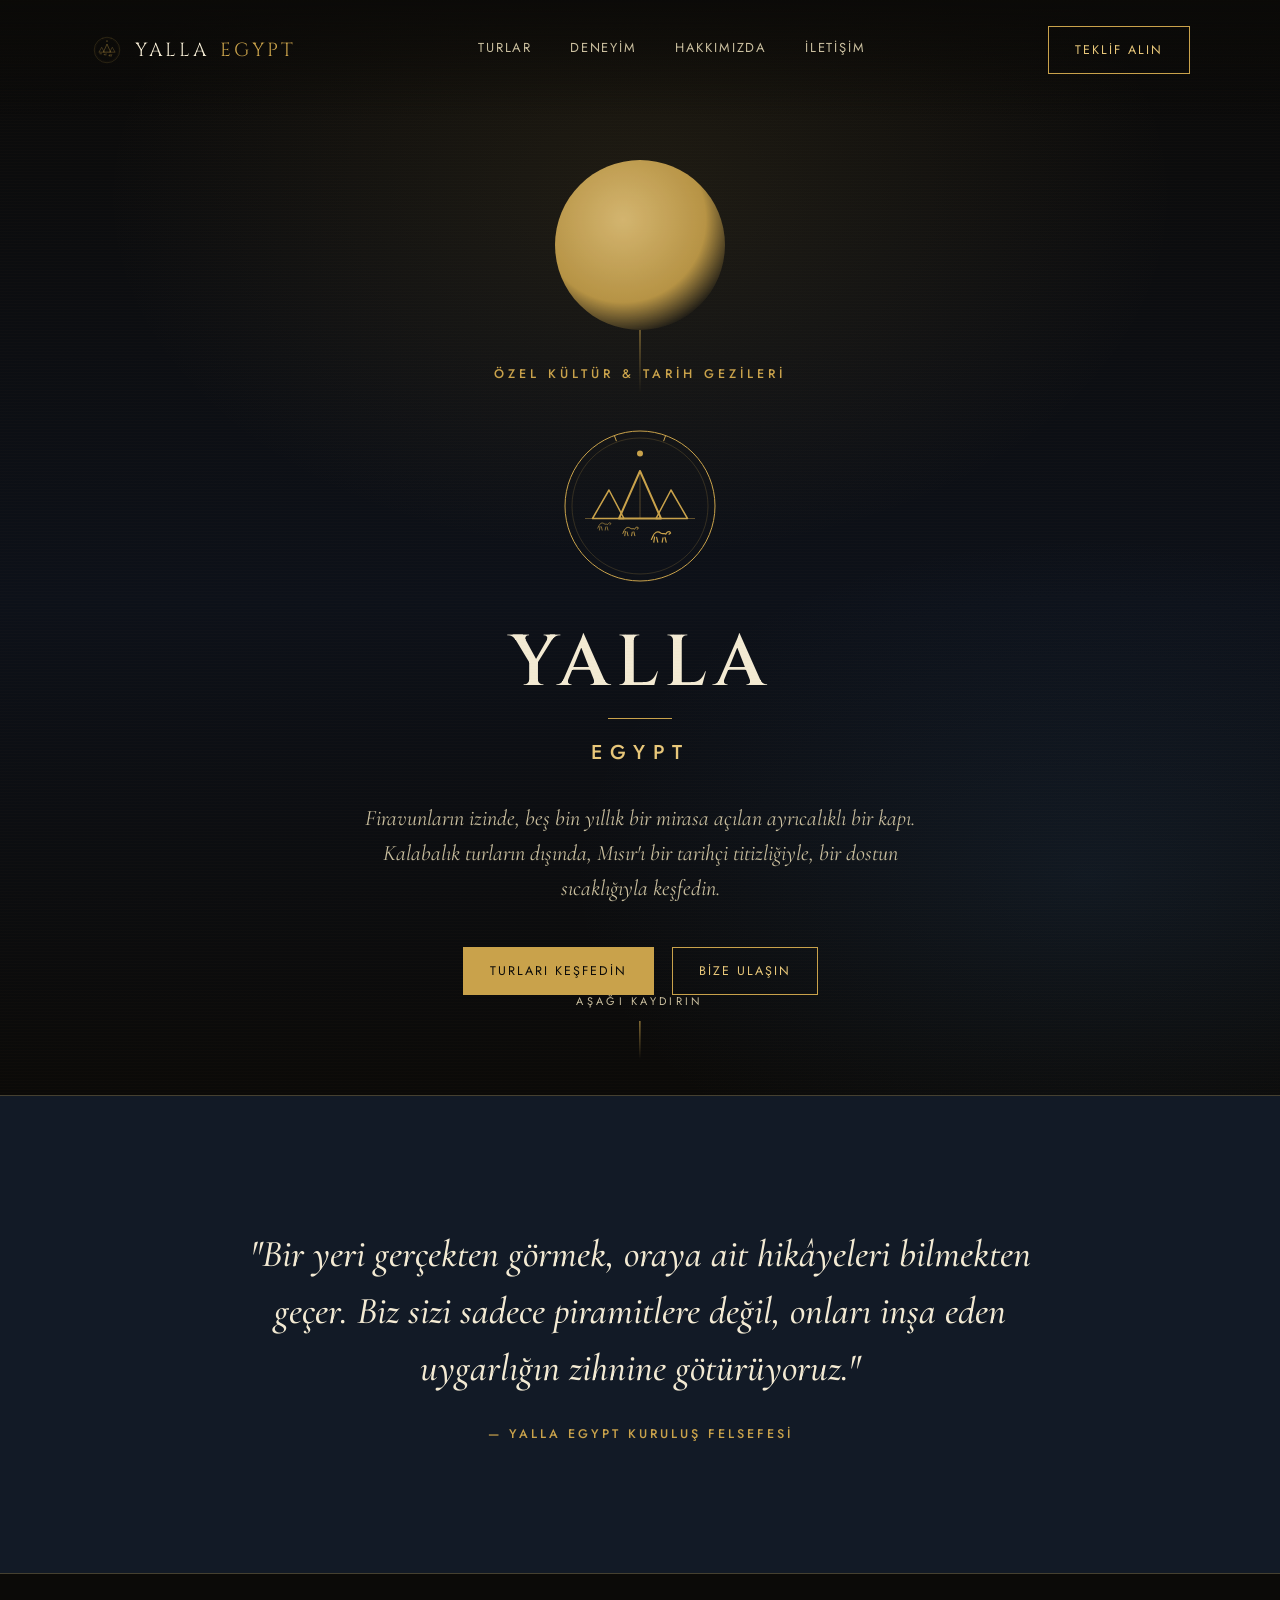
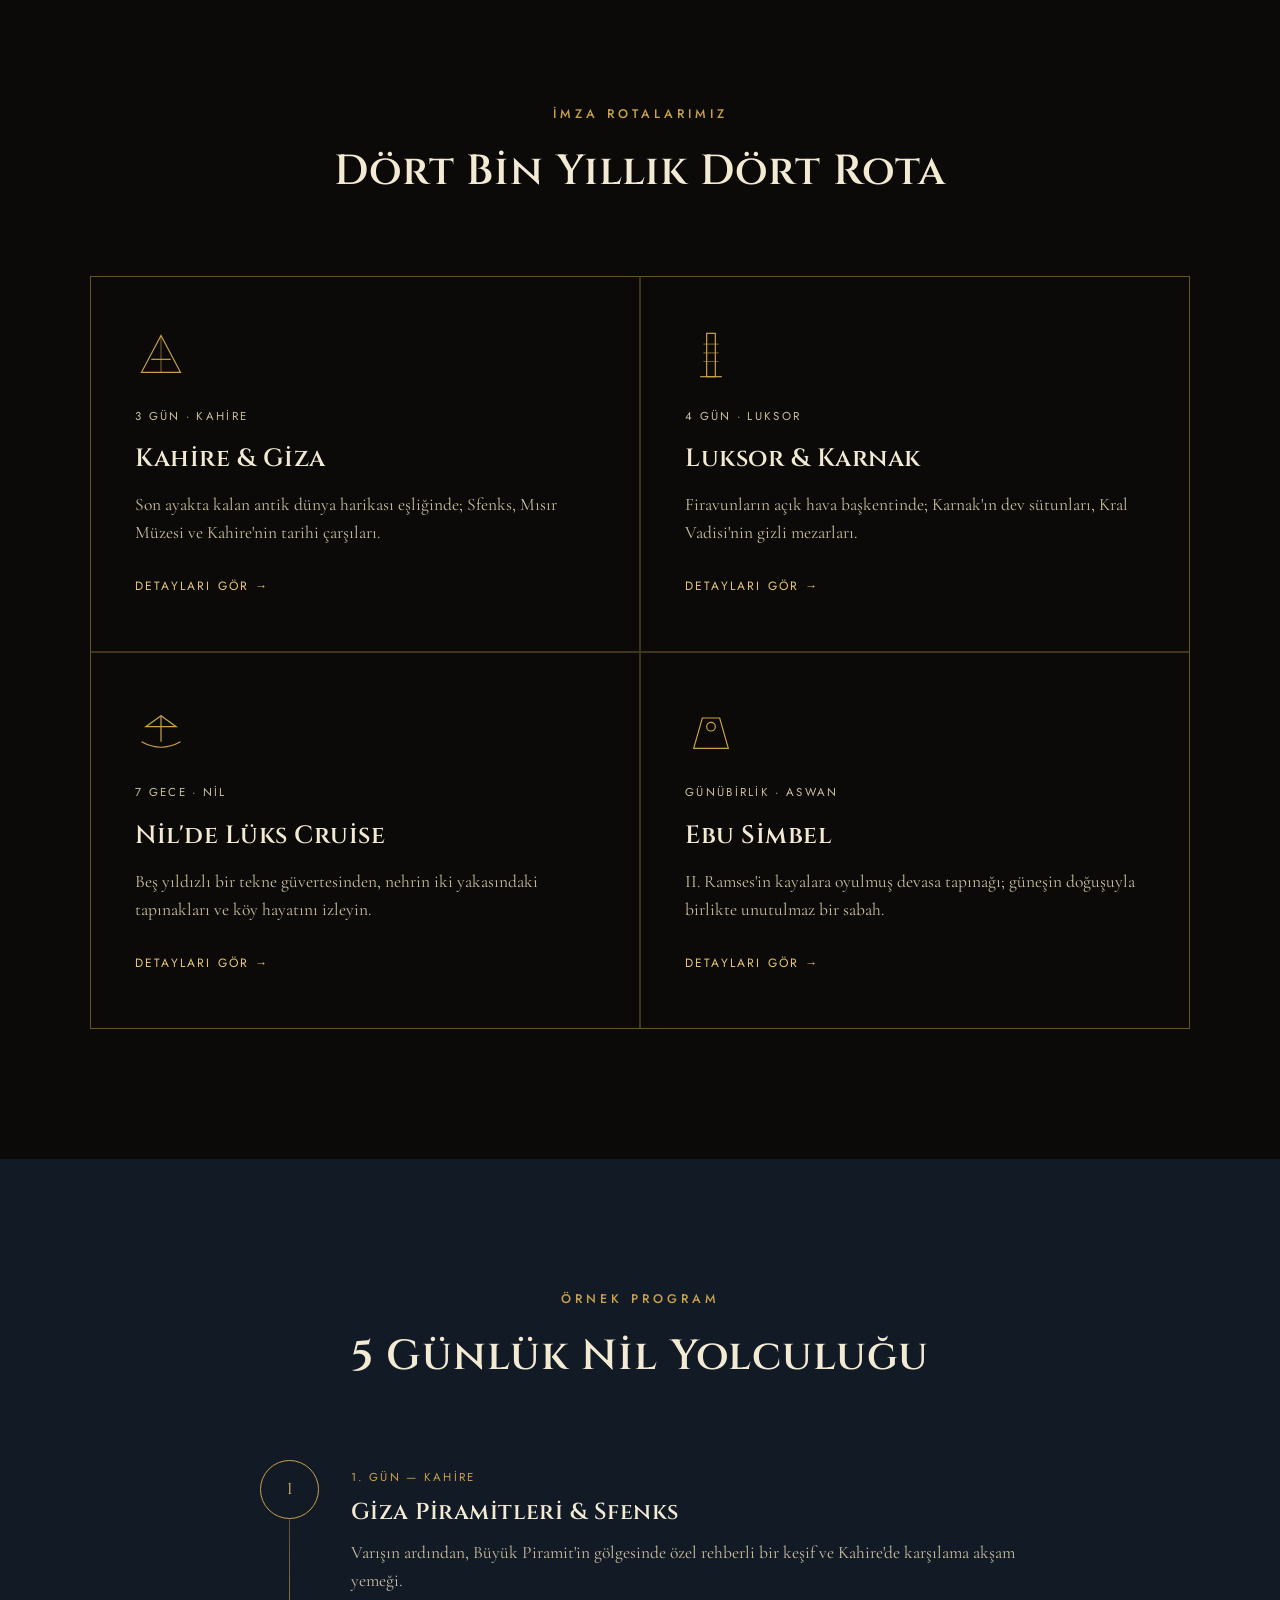
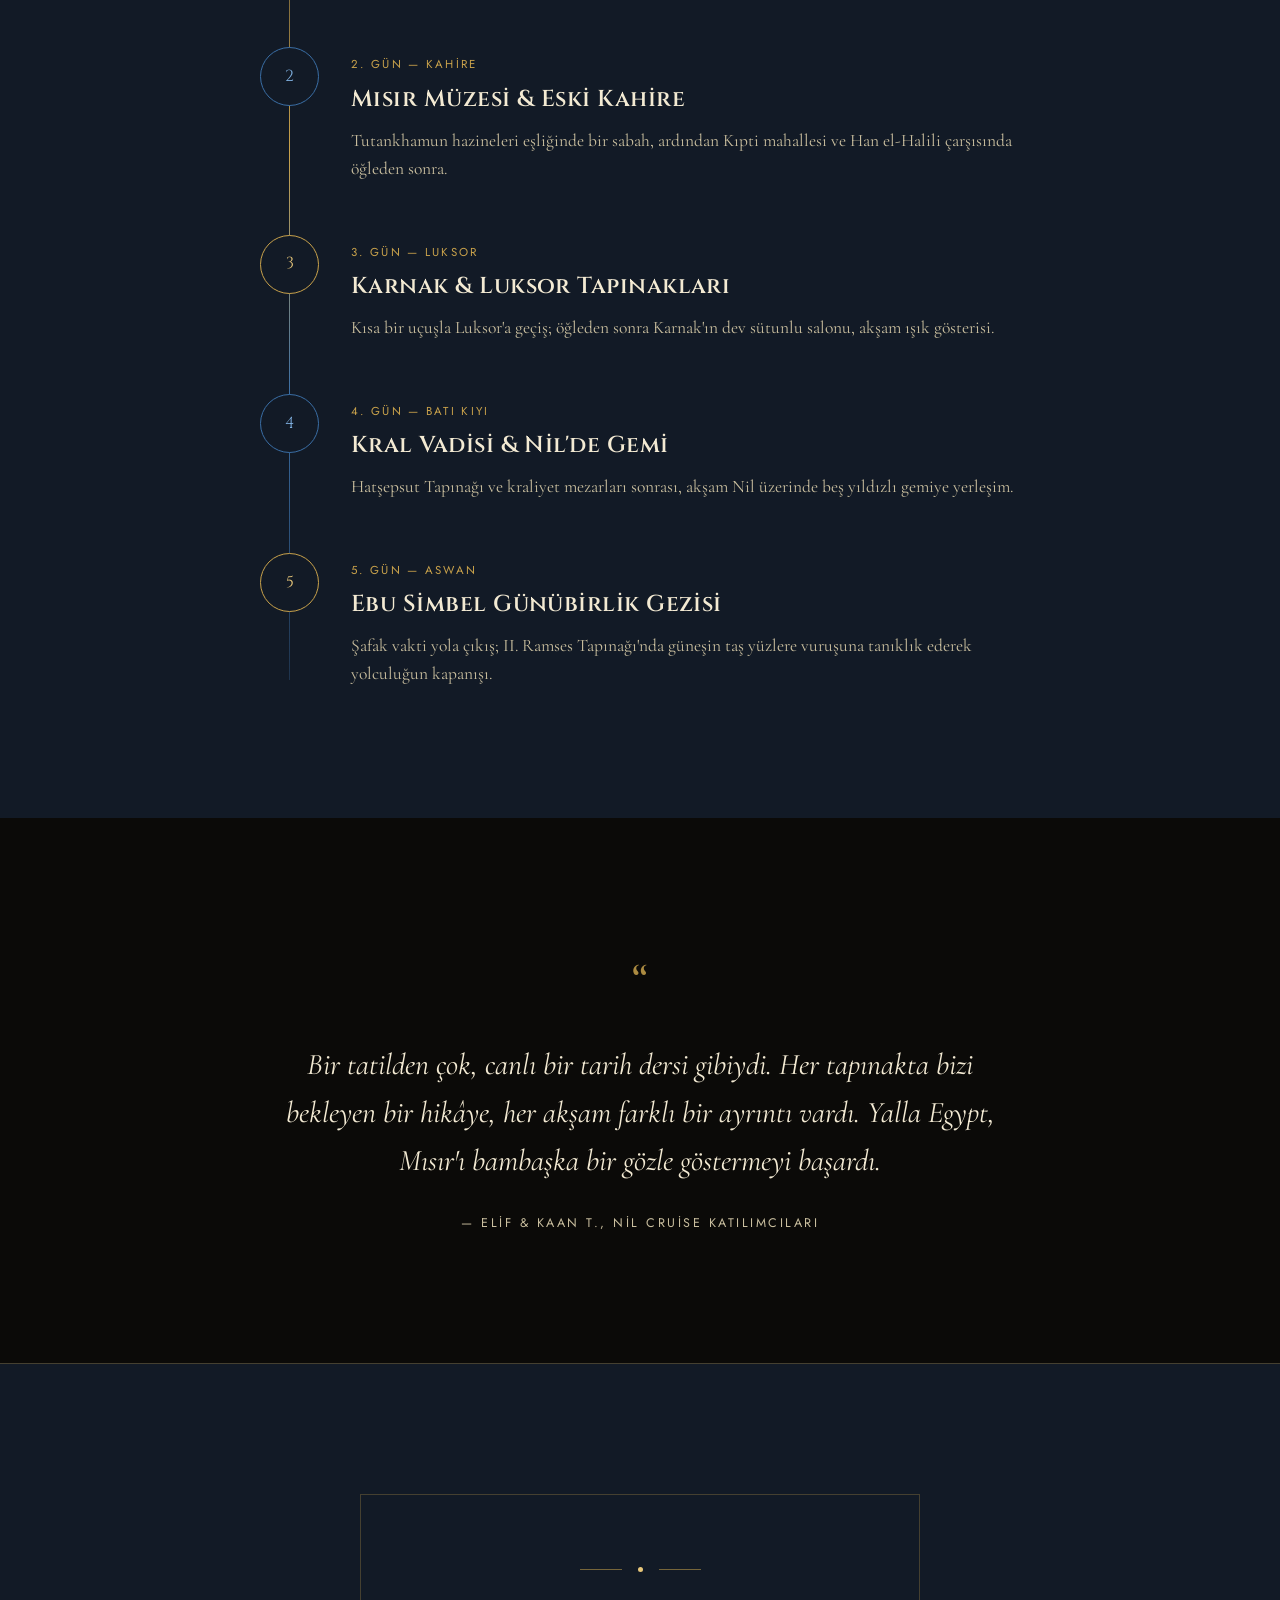
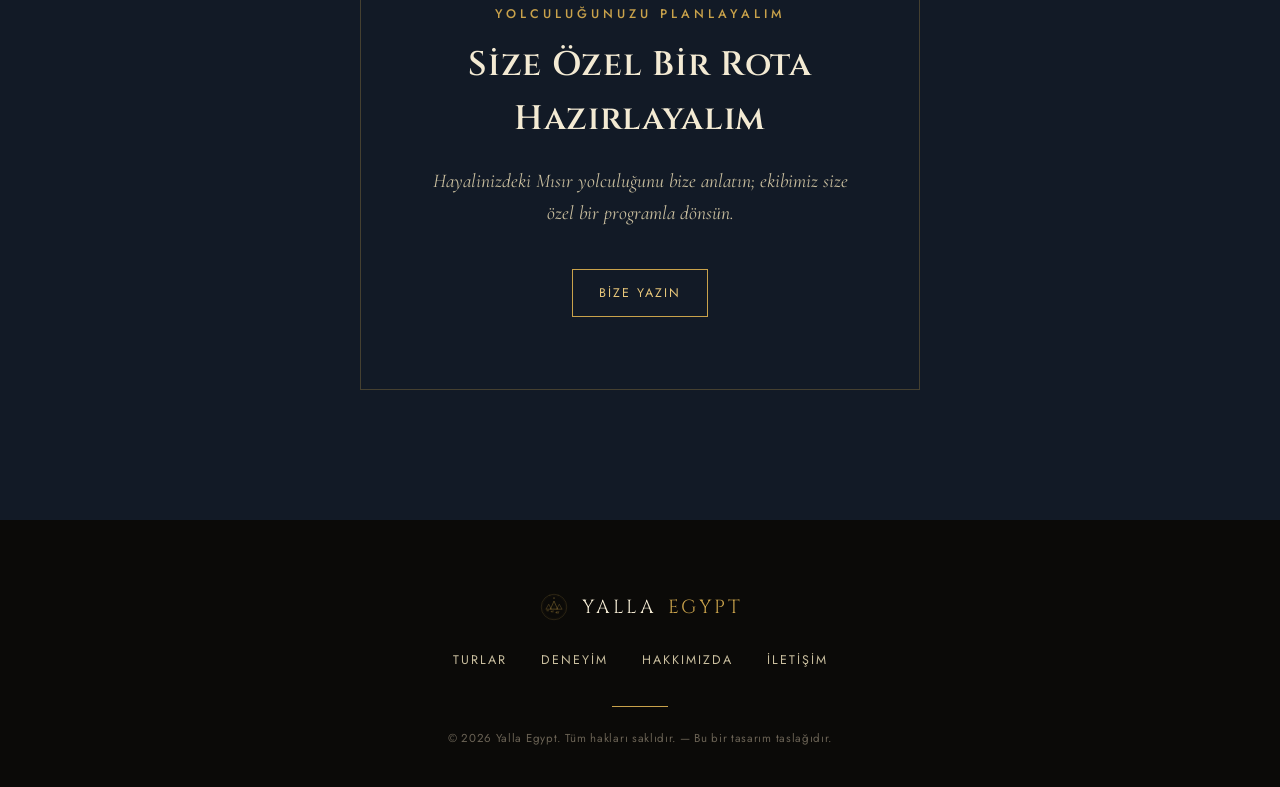
<file: design/Web site tasarım.html>
<!DOCTYPE html>
<html lang="tr">
<head>
<meta charset="UTF-8">
<meta name="viewport" content="width=device-width, initial-scale=1.0">
<title>Yalla Egypt — Ayrıcalıklı Mısır Kültür Turları</title>
<link rel="preconnect" href="https://fonts.googleapis.com">
<link href="https://fonts.googleapis.com/css2?family=Cinzel:wght@500;600;700&family=Cormorant+Garamond:ital,wght@0,400;0,500;0,600;1,400;1,500&family=Jost:wght@300;400;500;600&display=swap" rel="stylesheet">
<style>
  :root{
    --black:#0b0a08;
    --charcoal:#121a26;
    --charcoal-2:#182337;
    --gold:#c9a24b;
    --gold-bright:#e8c77a;
    --cream:#f3ead3;
    --cream-dim:#cabf9f;
    --oxide:#8b3a2b;
    --sapphire:#1c3a63;
    --sapphire-2:#3a6ea5;
    --lapis-bright:#7fb0e0;
    --hair:rgba(201,162,75,0.28);
    --hair-blue:rgba(58,110,165,0.3);
  }
  *{box-sizing:border-box; margin:0; padding:0;}
  html{scroll-behavior:smooth;}
  body{
    background:var(--black);
    color:var(--cream);
    font-family:'Cormorant Garamond', serif;
    font-size:19px;
    line-height:1.6;
    overflow-x:hidden;
  }
  ::selection{background:var(--gold); color:var(--black);}
  a{color:inherit; text-decoration:none;}
  .eyebrow{
    font-family:'Jost',sans-serif;
    font-size:12.5px;
    letter-spacing:0.32em;
    text-transform:uppercase;
    color:var(--gold);
    font-weight:500;
  }
  h1,h2,h3{
    font-family:'Cinzel', serif;
    font-weight:600;
    color:var(--cream);
    letter-spacing:0.02em;
  }
  .wrap{max-width:1180px; margin:0 auto; padding:0 40px;}
  .rule{
    width:56px; height:1px; background:var(--gold); border:none;
    margin:22px auto;
  }
  .rule.left{margin:22px 0;}

  /* ---------- Brand mark (uploaded logo) ---------- */
  .brand-mark{display:block; color:var(--gold);}
  .cartouche{display:flex; flex-direction:column; align-items:center;}
  .brand-mark-sm{width:34px; height:34px;}
  .brand-mark-lg{width:200px; height:200px; margin:0 auto;}
  .hero-wordmark{margin-top:22px;}
  .hero-yalla{
    font-family:'Cinzel', serif; font-weight:600;
    font-size:clamp(40px, 7vw, 72px); letter-spacing:0.09em;
    color:var(--cream); line-height:1;
  }
  .hero-rule{width:64px; height:1px; background:var(--gold); margin:18px auto;}
  .hero-egypt{
    font-family:'Jost',sans-serif; font-weight:500;
    font-size:clamp(15px,2vw,20px); letter-spacing:0.4em;
    color:var(--gold-bright);
  }

  /* ---------- Nav ---------- */
  header{
    position:fixed; top:0; left:0; right:0; z-index:50;
    background:linear-gradient(to bottom, rgba(11,10,8,0.92), rgba(11,10,8,0));
    padding:26px 0 40px;
    transition:background .3s ease, padding .3s ease;
  }
  header.scrolled{
    background:rgba(11,10,8,0.94);
    padding:16px 0;
    border-bottom:1px solid var(--hair);
    backdrop-filter:blur(6px);
  }
  nav.wrap{display:flex; align-items:center; justify-content:space-between;}
  .logo{
    display:flex; align-items:center; gap:11px;
    font-family:'Cinzel', serif;
    font-size:19px;
    letter-spacing:0.14em;
    color:var(--cream);
  }
  .logo span{color:var(--gold);}
  .nav-links{
    display:flex; align-items:center; gap:38px;
    font-family:'Jost',sans-serif;
    font-size:13px;
    letter-spacing:0.14em;
    text-transform:uppercase;
    color:var(--cream-dim);
  }
  .nav-links a{position:relative; padding-bottom:4px; transition:color .25s;}
  .nav-links a:hover{color:var(--gold-bright);}
  .btn{
    font-family:'Jost',sans-serif;
    font-size:12.5px;
    letter-spacing:0.16em;
    text-transform:uppercase;
    padding:13px 26px;
    border:1px solid var(--gold);
    color:var(--gold-bright);
    display:inline-block;
    transition:background .3s, color .3s;
  }
  .btn:hover{background:var(--gold); color:var(--black);}
  .btn.solid{background:var(--gold); color:var(--black);}
  .btn.solid:hover{background:var(--gold-bright); border-color:var(--gold-bright);}

  /* ---------- Hero ---------- */
  .hero{
    min-height:100vh;
    display:flex; flex-direction:column; align-items:center; justify-content:center;
    text-align:center;
    position:relative;
    padding:160px 24px 100px;
    background:
      radial-gradient(ellipse 70% 55% at 50% 18%, rgba(201,162,75,0.10), transparent 60%),
      radial-gradient(ellipse 65% 50% at 85% 80%, rgba(58,110,165,0.12), transparent 62%),
      linear-gradient(180deg, #0b0a08 0%, #0d1119 55%, #0b0a08 100%);
    overflow:hidden;
  }
  .hero::before{
    content:"";
    position:absolute; inset:0;
    background-image:
      linear-gradient(var(--hair) 1px, transparent 1px);
    background-size:100% 3px;
    opacity:0.05;
    pointer-events:none;
  }
  .sun-disk{
    width:170px; height:170px;
    border-radius:50%;
    margin:0 auto 34px;
    background:radial-gradient(circle at 40% 35%, var(--gold-bright), var(--gold) 55%, transparent 78%);
    opacity:0.9;
    position:relative;
    animation:rise 2.4s ease-out;
  }
  .sun-disk::after{
    content:"";
    position:absolute; left:50%; top:100%; transform:translateX(-50%);
    width:1px; height:64px; background:linear-gradient(var(--gold), transparent);
  }
  @keyframes rise{ from{opacity:0; transform:translateY(18px);} to{opacity:0.9; transform:translateY(0);} }

  .hero .cartouche{ margin-bottom:6px; }
  .hero-title{
    font-size:clamp(40px, 7vw, 84px);
    line-height:1.02;
    letter-spacing:0.03em;
  }
  .hero-sub{
    font-family:'Cormorant Garamond', serif;
    font-style:italic;
    font-size:22px;
    color:var(--cream-dim);
    max-width:560px;
    margin:26px auto 40px;
  }
  .hero-actions{display:flex; gap:18px; flex-wrap:wrap; justify-content:center;}

  .scroll-cue{
    position:absolute; bottom:36px; left:50%; transform:translateX(-50%);
    font-family:'Jost',sans-serif; font-size:11px; letter-spacing:0.3em;
    color:var(--cream-dim); text-transform:uppercase;
    display:flex; flex-direction:column; align-items:center; gap:10px;
  }
  .scroll-cue .line{width:1px; height:38px; background:linear-gradient(var(--gold), transparent); animation:pulse 2s infinite;}
  @keyframes pulse{ 0%,100%{opacity:.3;} 50%{opacity:1;} }

  /* ---------- Sections generic ---------- */
  section{padding:130px 0;}
  .section-head{text-align:center; max-width:640px; margin:0 auto 70px;}
  .section-head h2{font-size:clamp(28px,3.6vw,42px); margin-top:14px;}
  .divider-cartouche{display:flex; justify-content:center; margin:0 0 90px;}

  /* ---------- Philosophy ---------- */
  .philosophy{
    background:var(--charcoal);
    border-top:1px solid var(--hair); border-bottom:1px solid var(--hair);
    text-align:center;
  }
  .philosophy blockquote{
    font-family:'Cormorant Garamond', serif;
    font-style:italic;
    font-weight:500;
    font-size:clamp(24px, 3.4vw, 38px);
    line-height:1.5;
    max-width:820px;
    margin:0 auto;
    color:var(--cream);
  }
  .philosophy cite{
    display:block; margin-top:28px;
    font-family:'Jost',sans-serif; font-style:normal;
    font-size:12.5px; letter-spacing:0.24em; text-transform:uppercase;
    color:var(--gold);
  }

  /* ---------- Tours ---------- */
  .tours-grid{
    display:grid; grid-template-columns:repeat(2, 1fr); gap:2px;
    background:var(--hair);
    border:1px solid var(--hair);
  }
  .tour-card{
    background:var(--black);
    padding:52px 44px;
    position:relative;
    transition:background .35s;
  }
  .tour-card:hover{background:var(--charcoal-2); box-shadow:inset 0 0 50px rgba(58,110,165,0.10);}
  .tour-icon{width:52px; height:52px; margin-bottom:26px;}
  .tour-icon svg{width:100%; height:100%; stroke:var(--gold); fill:none; stroke-width:1.1;}
  .tour-days{
    font-family:'Jost',sans-serif; font-size:11.5px; letter-spacing:0.2em;
    text-transform:uppercase; color:var(--cream-dim);
  }
  .tour-card h3{font-size:25px; margin:14px 0 12px;}
  .tour-card p{color:var(--cream-dim); font-size:17.5px; margin-bottom:22px;}
  .tour-link{
    font-family:'Jost',sans-serif; font-size:12px; letter-spacing:0.18em; text-transform:uppercase;
    color:var(--gold-bright); border-bottom:1px solid transparent;
  }
  .tour-link:hover{border-color:var(--gold-bright);}

  /* ---------- Itinerary timeline ---------- */
  .itinerary{background:var(--charcoal);}
  .timeline{max-width:760px; margin:0 auto; position:relative;}
  .timeline::before{
    content:""; position:absolute; left:29px; top:8px; bottom:8px; width:1px;
    background:linear-gradient(var(--hair), var(--gold) 35%, var(--sapphire-2) 65%, var(--hair-blue));
  }
  .t-item{display:flex; gap:32px; position:relative; padding-bottom:52px;}
  .t-item:last-child{padding-bottom:0;}
  .t-num{
    flex:none; width:59px; height:59px; border-radius:50%;
    border:1px solid var(--gold);
    display:flex; align-items:center; justify-content:center;
    font-family:'Cinzel',serif; font-size:16px; color:var(--gold-bright);
    background:var(--charcoal); position:relative; z-index:2;
  }
  .t-item:nth-child(even) .t-num{border-color:var(--sapphire-2); color:var(--lapis-bright);}
  .t-body{padding-top:8px;}
  .t-body .day-label{
    font-family:'Jost',sans-serif; font-size:11.5px; letter-spacing:0.2em;
    color:var(--gold); text-transform:uppercase;
  }
  .t-body h3{font-size:23px; margin:8px 0 8px;}
  .t-body p{color:var(--cream-dim); font-size:17.5px;}

  /* ---------- Testimonial ---------- */
  .testimonial{text-align:center;}
  .quote-mark{
    font-family:'Cinzel',serif; font-size:54px; color:var(--gold);
    display:block; margin-bottom:6px; opacity:0.85;
  }
  .testimonial p.quote{
    font-size:clamp(22px,3vw,30px); font-style:italic; max-width:740px; margin:0 auto 28px;
    color:var(--cream);
  }
  .testimonial .who{
    font-family:'Jost',sans-serif; font-size:12.5px; letter-spacing:0.2em; text-transform:uppercase;
    color:var(--cream-dim);
  }

  /* ---------- Contact ---------- */
  .contact{
    background:var(--charcoal);
    border-top:1px solid var(--hair);
    text-align:center;
  }
  .contact-card{
    max-width:560px; margin:0 auto;
    border:1px solid var(--hair);
    padding:72px 56px;
  }
  .ornament{display:flex; align-items:center; justify-content:center; gap:16px; margin-bottom:32px;}
  .ornament .orn-line{width:42px; height:1px; background:var(--gold); opacity:0.55;}
  .ornament .orn-dot{width:5px; height:5px; border-radius:50%; background:var(--gold-bright);}
  .contact-card h2{font-size:clamp(26px,3vw,34px); margin:14px 0 20px;}
  .contact-lead{
    font-family:'Cormorant Garamond', serif; font-style:italic;
    color:var(--cream-dim); font-size:19.5px; margin-bottom:40px;
  }
  .btn:focus-visible, .nav-links a:focus-visible{outline:1px solid var(--gold-bright); outline-offset:4px;}

  /* ---------- Footer ---------- */
  footer{padding:70px 0 40px; text-align:center;}
  footer .logo{justify-content:center; display:inline-flex; margin-bottom:26px;}
  .footer-links{
    display:flex; gap:34px; justify-content:center; margin-bottom:36px;
    font-family:'Jost',sans-serif; font-size:12.5px; letter-spacing:0.16em; text-transform:uppercase;
    color:var(--cream-dim); flex-wrap:wrap;
  }
  .footer-links a:hover{color:var(--gold-bright);}
  footer .fine{
    font-family:'Jost',sans-serif; font-size:11.5px; letter-spacing:0.06em;
    color:#6b6355;
  }

  @media (max-width: 860px){
    .nav-links{display:none;}
    .tours-grid{grid-template-columns:1fr;}
    section{padding:90px 0;}
    .wrap{padding:0 24px;}
  }
  @media (prefers-reduced-motion: reduce){
    *{animation:none !important; transition:none !important; scroll-behavior:auto !important;}
  }
</style>
</head>
<body>

<!-- YALLA EGYPT marka amblemi (yeniden kullanılabilir) -->
<svg width="0" height="0" style="position:absolute" aria-hidden="true">
  <defs>
    <g id="camel-glyph" stroke-linecap="round" stroke-linejoin="round" fill="none">
      <path d="M4,20 C8,8 17,4 24,10 C30,14 34,9 37,13 C39,9 43,5 47,7 L49,10 L45,13"/>
      <path d="M9,20 L7,33"/>
      <path d="M14,21 L17,33"/>
      <path d="M30,22 L28,33"/>
      <path d="M35,21 L38,33"/>
      <path d="M4,20 L1,26"/>
    </g>
    <symbol id="mark-yalla" viewBox="0 0 400 400">
      <g stroke="currentColor" fill="none">
        <circle cx="200" cy="200" r="150" stroke-width="2"/>
        <circle cx="200" cy="200" r="136" stroke-width="1" opacity="0.4"/>
        <line x1="251.3" y1="59" x2="247.2" y2="70.3" stroke-width="2"/>
        <line x1="148.7" y1="59" x2="152.8" y2="70.3" stroke-width="2"/>
      </g>
      <circle cx="200" cy="95" r="6" fill="currentColor"/>
      <g stroke="currentColor" fill="none" stroke-linejoin="round">
        <path d="M138,168 L105,225 L168,225 Z" stroke-width="3"/>
        <path d="M200,130 L158,225 L242,225 Z" stroke-width="4"/>
        <path d="M262,168 L232,225 L295,225 Z" stroke-width="3"/>
        <path d="M200,130 L200,225" stroke-width="1.5" opacity="0.5"/>
      </g>
      <line x1="90" y1="225" x2="310" y2="225" stroke="currentColor" stroke-width="1.5" opacity="0.6"/>
      <use href="#camel-glyph" transform="translate(115,230) scale(0.55)" stroke="currentColor" stroke-width="3" opacity="0.75"/>
      <use href="#camel-glyph" transform="translate(165,238) scale(0.65)" stroke="currentColor" stroke-width="3" opacity="0.9"/>
      <use href="#camel-glyph" transform="translate(222,246) scale(0.8)" stroke="currentColor" stroke-width="3" opacity="1"/>
    </symbol>
  </defs>
</svg>

<header id="siteHeader">
  <nav class="wrap">
    <div class="logo">
      <svg class="brand-mark brand-mark-sm" viewBox="0 0 400 400"><use href="#mark-yalla"/></svg>
      YALLA <span>EGYPT</span>
    </div>
    <div class="nav-links">
      <a href="#turlar">Turlar</a>
      <a href="#deneyim">Deneyim</a>
      <a href="#hakkimizda">Hakkımızda</a>
      <a href="#iletisim">İletişim</a>
    </div>
    <a href="#iletisim" class="btn">Teklif Alın</a>
  </nav>
</header>

<!-- HERO -->
<section class="hero">
  <div class="sun-disk" aria-hidden="true"></div>
  <div class="eyebrow">Özel Kültür &amp; Tarih Gezileri</div>

  <div class="cartouche" style="margin-top:22px;">
    <svg class="brand-mark brand-mark-lg" viewBox="0 0 400 400"><use href="#mark-yalla"/></svg>
    <div class="hero-wordmark">
      <div class="hero-yalla">YALLA</div>
      <div class="hero-rule"></div>
      <div class="hero-egypt">EGYPT</div>
    </div>
  </div>

  <p class="hero-sub">Firavunların izinde, beş bin yıllık bir mirasa açılan ayrıcalıklı bir kapı. Kalabalık turların dışında, Mısır'ı bir tarihçi titizliğiyle, bir dostun sıcaklığıyla keşfedin.</p>

  <div class="hero-actions">
    <a href="#turlar" class="btn solid">Turları Keşfedin</a>
    <a href="#iletisim" class="btn">Bize Ulaşın</a>
  </div>

  <div class="scroll-cue"><span>Aşağı Kaydırın</span><span class="line"></span></div>
</section>

<!-- PHILOSOPHY -->
<section class="philosophy">
  <div class="wrap">
    <blockquote>
      "Bir yeri gerçekten görmek, oraya ait hikâyeleri bilmekten geçer. Biz sizi sadece piramitlere değil, onları inşa eden uygarlığın zihnine götürüyoruz."
      <cite>— Yalla Egypt Kuruluş Felsefesi</cite>
    </blockquote>
  </div>
</section>

<!-- TOURS -->
<section id="turlar">
  <div class="wrap">
    <div class="section-head">
      <div class="eyebrow">İmza Rotalarımız</div>
      <h2>Dört Bin Yıllık Dört Rota</h2>
    </div>

    <div class="tours-grid">

      <div class="tour-card">
        <div class="tour-icon">
          <svg viewBox="0 0 48 48"><path d="M24 6 L42 40 H6 Z"/><path d="M15 28 H33" /><path d="M24 6 V40" opacity="0.5"/></svg>
        </div>
        <div class="tour-days">3 Gün · Kahire</div>
        <h3>Kahire &amp; Giza</h3>
        <p>Son ayakta kalan antik dünya harikası eşliğinde; Sfenks, Mısır Müzesi ve Kahire'nin tarihi çarşıları.</p>
        <a href="#iletisim" class="tour-link">Detayları Gör →</a>
      </div>

      <div class="tour-card">
        <div class="tour-icon">
          <svg viewBox="0 0 48 48"><rect x="20" y="4" width="8" height="40"/><path d="M14 44 H34" /><path d="M17 14 H31 M17 22 H31 M17 30 H31" opacity="0.5"/></svg>
        </div>
        <div class="tour-days">4 Gün · Luksor</div>
        <h3>Luksor &amp; Karnak</h3>
        <p>Firavunların açık hava başkentinde; Karnak'ın dev sütunları, Kral Vadisi'nin gizli mezarları.</p>
        <a href="#iletisim" class="tour-link">Detayları Gör →</a>
      </div>

      <div class="tour-card">
        <div class="tour-icon">
          <svg viewBox="0 0 48 48"><path d="M6 34 Q24 44 42 34" /><path d="M24 34 V10" /><path d="M24 10 L38 20 H10 Z" /></svg>
        </div>
        <div class="tour-days">7 Gece · Nil</div>
        <h3>Nil'de Lüks Cruise</h3>
        <p>Beş yıldızlı bir tekne güvertesinden, nehrin iki yakasındaki tapınakları ve köy hayatını izleyin.</p>
        <a href="#iletisim" class="tour-link">Detayları Gör →</a>
      </div>

      <div class="tour-card">
        <div class="tour-icon">
          <svg viewBox="0 0 48 48"><path d="M8 40 L16 12 H32 L40 40 Z"/><circle cx="24" cy="20" r="4"/></svg>
        </div>
        <div class="tour-days">Günübirlik · Aswan</div>
        <h3>Ebu Simbel</h3>
        <p>II. Ramses'in kayalara oyulmuş devasa tapınağı; güneşin doğuşuyla birlikte unutulmaz bir sabah.</p>
        <a href="#iletisim" class="tour-link">Detayları Gör →</a>
      </div>

    </div>
  </div>
</section>

<!-- ITINERARY -->
<section class="itinerary" id="deneyim">
  <div class="wrap">
    <div class="section-head">
      <div class="eyebrow">Örnek Program</div>
      <h2>5 Günlük Nil Yolculuğu</h2>
    </div>

    <div class="timeline">
      <div class="t-item">
        <div class="t-num">1</div>
        <div class="t-body">
          <div class="day-label">1. Gün — Kahire</div>
          <h3>Giza Piramitleri &amp; Sfenks</h3>
          <p>Varışın ardından, Büyük Piramit'in gölgesinde özel rehberli bir keşif ve Kahire'de karşılama akşam yemeği.</p>
        </div>
      </div>
      <div class="t-item">
        <div class="t-num">2</div>
        <div class="t-body">
          <div class="day-label">2. Gün — Kahire</div>
          <h3>Mısır Müzesi &amp; Eski Kahire</h3>
          <p>Tutankhamun hazineleri eşliğinde bir sabah, ardından Kıpti mahallesi ve Han el-Halili çarşısında öğleden sonra.</p>
        </div>
      </div>
      <div class="t-item">
        <div class="t-num">3</div>
        <div class="t-body">
          <div class="day-label">3. Gün — Luksor</div>
          <h3>Karnak &amp; Luksor Tapınakları</h3>
          <p>Kısa bir uçuşla Luksor'a geçiş; öğleden sonra Karnak'ın dev sütunlu salonu, akşam ışık gösterisi.</p>
        </div>
      </div>
      <div class="t-item">
        <div class="t-num">4</div>
        <div class="t-body">
          <div class="day-label">4. Gün — Batı Kıyı</div>
          <h3>Kral Vadisi &amp; Nil'de Gemi</h3>
          <p>Hatşepsut Tapınağı ve kraliyet mezarları sonrası, akşam Nil üzerinde beş yıldızlı gemiye yerleşim.</p>
        </div>
      </div>
      <div class="t-item">
        <div class="t-num">5</div>
        <div class="t-body">
          <div class="day-label">5. Gün — Aswan</div>
          <h3>Ebu Simbel Günübirlik Gezisi</h3>
          <p>Şafak vakti yola çıkış; II. Ramses Tapınağı'nda güneşin taş yüzlere vuruşuna tanıklık ederek yolculuğun kapanışı.</p>
        </div>
      </div>
    </div>
  </div>
</section>

<!-- TESTIMONIAL -->
<section class="testimonial" id="hakkimizda">
  <div class="wrap">
    <span class="quote-mark" aria-hidden="true">“</span>
    <p class="quote">Bir tatilden çok, canlı bir tarih dersi gibiydi. Her tapınakta bizi bekleyen bir hikâye, her akşam farklı bir ayrıntı vardı. Yalla Egypt, Mısır'ı bambaşka bir gözle göstermeyi başardı.</p>
    <div class="who">— Elif &amp; Kaan T., Nil Cruise Katılımcıları</div>
  </div>
</section>

<!-- CONTACT -->
<section class="contact" id="iletisim">
  <div class="wrap">
    <div class="contact-card">
      <div class="ornament"><span class="orn-line"></span><span class="orn-dot"></span><span class="orn-line"></span></div>
      <div class="eyebrow">Yolculuğunuzu Planlayalım</div>
      <h2>Size Özel Bir Rota Hazırlayalım</h2>
      <p class="contact-lead">Hayalinizdeki Mısır yolculuğunu bize anlatın; ekibimiz size özel bir programla dönsün.</p>
      <a href="mailto:merhaba@yallaegypt.com" class="btn">Bize Yazın</a>
    </div>
  </div>
</section>

<!-- FOOTER -->
<footer>
  <div class="wrap">
    <div class="logo" style="justify-content:center;">
      <svg class="brand-mark brand-mark-sm" viewBox="0 0 400 400"><use href="#mark-yalla"/></svg>
      YALLA <span>EGYPT</span>
    </div>
    <div class="footer-links">
      <a href="#turlar">Turlar</a>
      <a href="#deneyim">Deneyim</a>
      <a href="#hakkimizda">Hakkımızda</a>
      <a href="#iletisim">İletişim</a>
    </div>
    <div class="rule"></div>
    <div class="fine">© 2026 Yalla Egypt. Tüm hakları saklıdır. — Bu bir tasarım taslağıdır.</div>
  </div>
</footer>

<script>
  const header = document.getElementById('siteHeader');
  window.addEventListener('scroll', () => {
    header.classList.toggle('scrolled', window.scrollY > 40);
  });
</script>

</body>
</html>
</file>
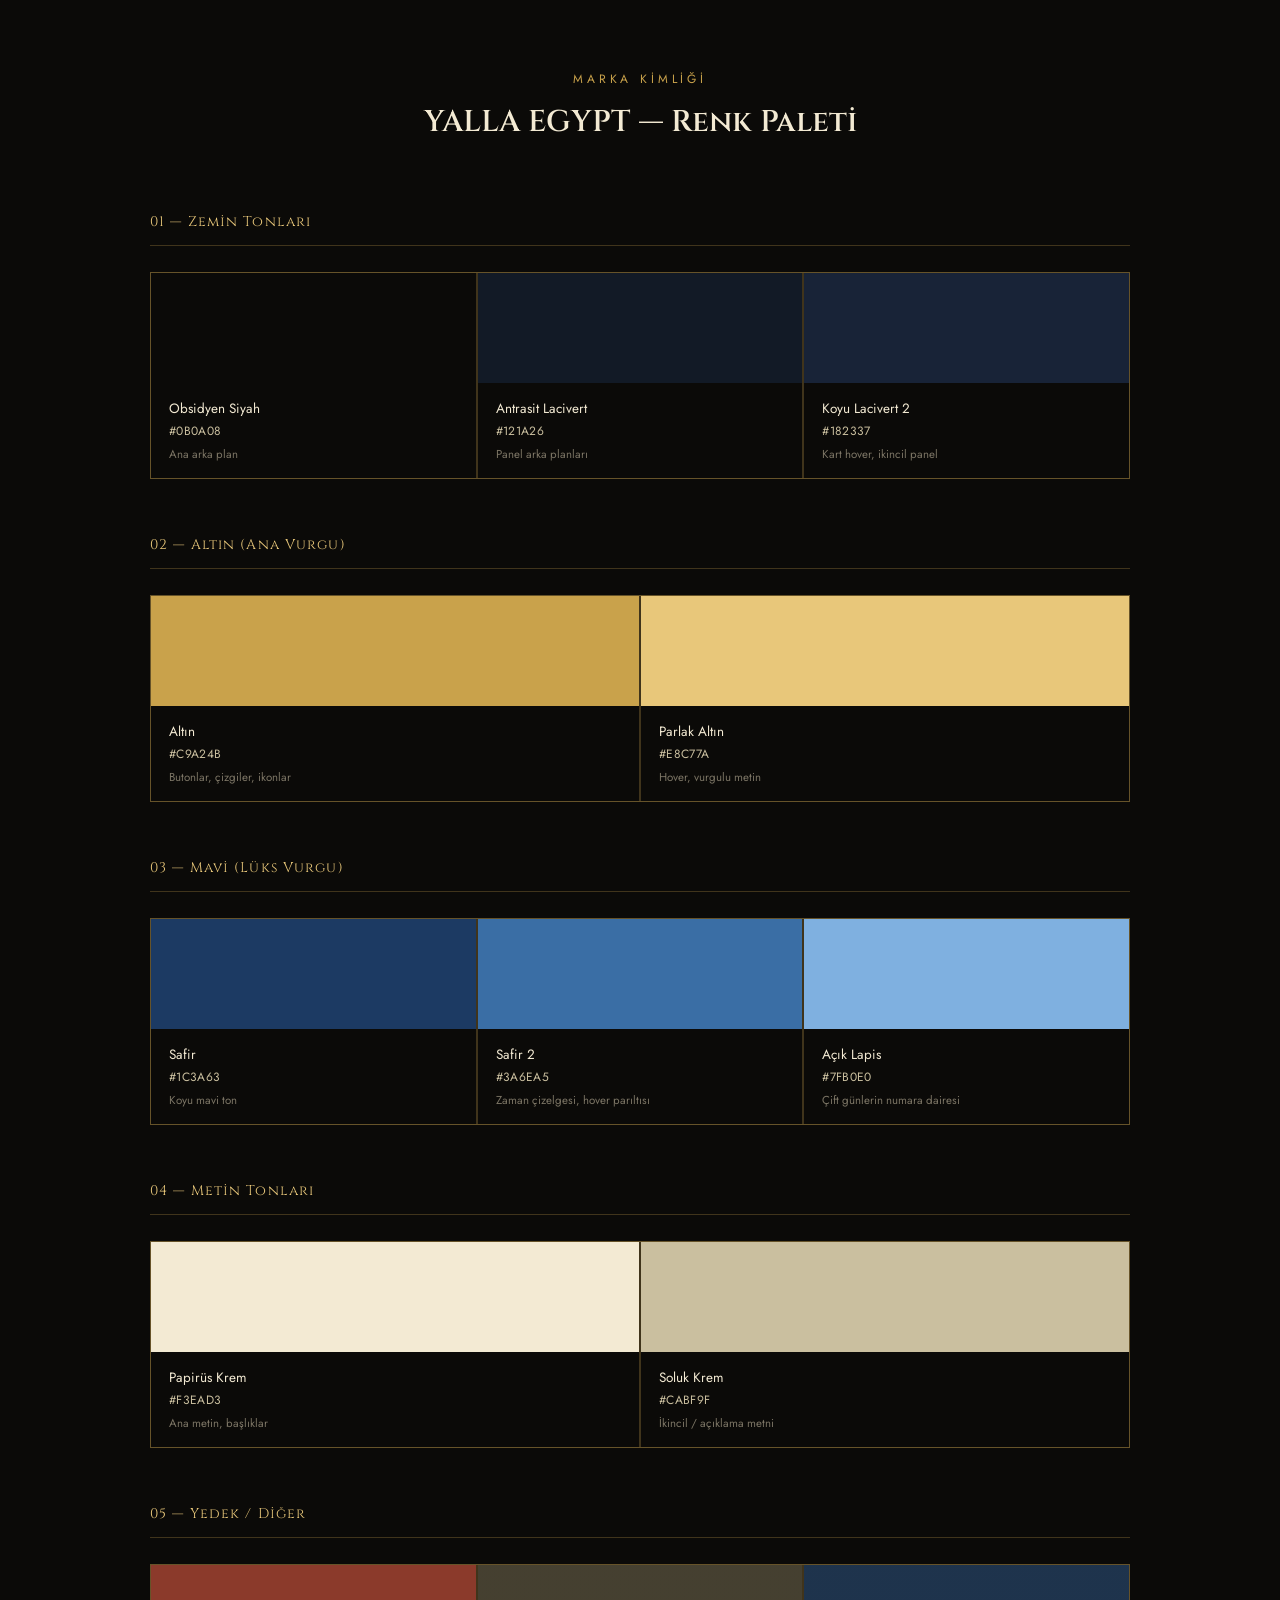
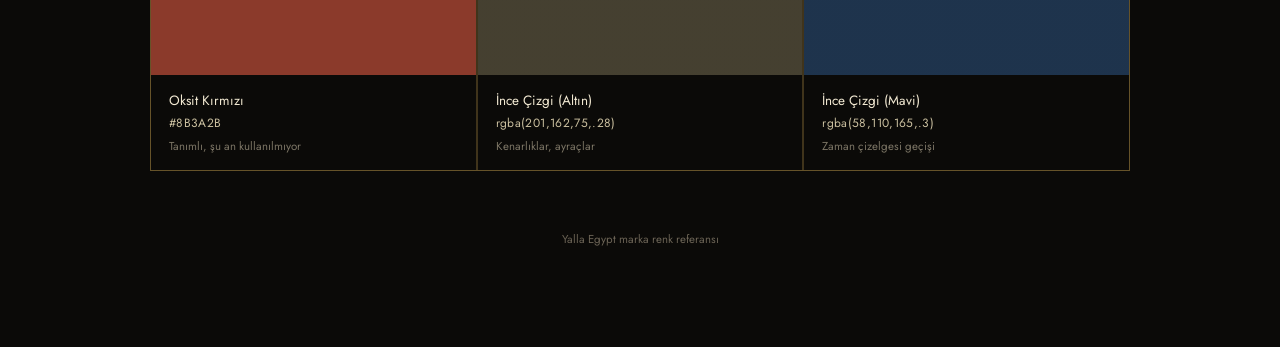
<file: design/yalla-egypt-renk-paleti.html>
<!DOCTYPE html>
<html lang="tr">
<head>
<meta charset="UTF-8">
<meta name="viewport" content="width=device-width, initial-scale=1.0">
<title>Yalla Egypt — Renk Paleti</title>
<link href="https://fonts.googleapis.com/css2?family=Cinzel:wght@600&family=Jost:wght@300;400;500&display=swap" rel="stylesheet">
<style>
  :root{
    --black:#0b0a08; --charcoal:#121a26; --charcoal-2:#182337;
    --gold:#c9a24b; --gold-bright:#e8c77a;
    --cream:#f3ead3; --cream-dim:#cabf9f;
    --sapphire:#1c3a63; --sapphire-2:#3a6ea5; --lapis-bright:#7fb0e0;
    --oxide:#8b3a2b;
    --hair:rgba(201,162,75,0.28);
  }
  *{box-sizing:border-box;}
  body{margin:0; background:var(--black); color:var(--cream); font-family:'Jost',sans-serif; padding:70px 40px 100px;}
  .wrap{max-width:980px; margin:0 auto;}
  header{text-align:center; margin-bottom:70px;}
  .eyebrow{font-size:12px; letter-spacing:0.32em; text-transform:uppercase; color:var(--gold);}
  h1{font-family:'Cinzel',serif; font-size:30px; font-weight:600; margin:14px 0 0; color:var(--cream);}

  .group{margin-bottom:56px;}
  .group-title{
    font-family:'Cinzel',serif; font-size:14px; letter-spacing:0.08em;
    color:var(--gold-bright); border-bottom:1px solid var(--hair);
    padding-bottom:14px; margin-bottom:26px;
  }
  .swatches{display:grid; grid-template-columns:repeat(auto-fit, minmax(150px,1fr)); gap:2px; background:var(--hair); border:1px solid var(--hair);}
  .swatch{background:var(--black); padding:0;}
  .chip{height:110px; width:100%;}
  .meta{padding:16px 18px;}
  .meta .name{font-size:13.5px; color:var(--cream); margin-bottom:4px;}
  .meta .hex{font-family:'Jost',sans-serif; font-size:12px; color:var(--cream-dim); letter-spacing:0.03em;}
  .meta .use{font-size:11.5px; color:#7c7565; margin-top:6px; line-height:1.4;}

  footer{text-align:center; margin-top:60px; font-size:11.5px; color:#6b6355;}
</style>
</head>
<body>
<div class="wrap">
  <header>
    <div class="eyebrow">Marka Kimliği</div>
    <h1>YALLA EGYPT — Renk Paleti</h1>
  </header>

  <div class="group">
    <div class="group-title">01 — Zemin Tonları</div>
    <div class="swatches">
      <div class="swatch">
        <div class="chip" style="background:#0b0a08;"></div>
        <div class="meta"><div class="name">Obsidyen Siyah</div><div class="hex">#0B0A08</div><div class="use">Ana arka plan</div></div>
      </div>
      <div class="swatch">
        <div class="chip" style="background:#121a26;"></div>
        <div class="meta"><div class="name">Antrasit Lacivert</div><div class="hex">#121A26</div><div class="use">Panel arka planları</div></div>
      </div>
      <div class="swatch">
        <div class="chip" style="background:#182337;"></div>
        <div class="meta"><div class="name">Koyu Lacivert 2</div><div class="hex">#182337</div><div class="use">Kart hover, ikincil panel</div></div>
      </div>
    </div>
  </div>

  <div class="group">
    <div class="group-title">02 — Altın (Ana Vurgu)</div>
    <div class="swatches">
      <div class="swatch">
        <div class="chip" style="background:#c9a24b;"></div>
        <div class="meta"><div class="name">Altın</div><div class="hex">#C9A24B</div><div class="use">Butonlar, çizgiler, ikonlar</div></div>
      </div>
      <div class="swatch">
        <div class="chip" style="background:#e8c77a;"></div>
        <div class="meta"><div class="name">Parlak Altın</div><div class="hex">#E8C77A</div><div class="use">Hover, vurgulu metin</div></div>
      </div>
    </div>
  </div>

  <div class="group">
    <div class="group-title">03 — Mavi (Lüks Vurgu)</div>
    <div class="swatches">
      <div class="swatch">
        <div class="chip" style="background:#1c3a63;"></div>
        <div class="meta"><div class="name">Safir</div><div class="hex">#1C3A63</div><div class="use">Koyu mavi ton</div></div>
      </div>
      <div class="swatch">
        <div class="chip" style="background:#3a6ea5;"></div>
        <div class="meta"><div class="name">Safir 2</div><div class="hex">#3A6EA5</div><div class="use">Zaman çizelgesi, hover parıltısı</div></div>
      </div>
      <div class="swatch">
        <div class="chip" style="background:#7fb0e0;"></div>
        <div class="meta"><div class="name">Açık Lapis</div><div class="hex">#7FB0E0</div><div class="use">Çift günlerin numara dairesi</div></div>
      </div>
    </div>
  </div>

  <div class="group">
    <div class="group-title">04 — Metin Tonları</div>
    <div class="swatches">
      <div class="swatch">
        <div class="chip" style="background:#f3ead3;"></div>
        <div class="meta"><div class="name">Papirüs Krem</div><div class="hex">#F3EAD3</div><div class="use">Ana metin, başlıklar</div></div>
      </div>
      <div class="swatch">
        <div class="chip" style="background:#cabf9f;"></div>
        <div class="meta"><div class="name">Soluk Krem</div><div class="hex">#CABF9F</div><div class="use">İkincil / açıklama metni</div></div>
      </div>
    </div>
  </div>

  <div class="group">
    <div class="group-title">05 — Yedek / Diğer</div>
    <div class="swatches">
      <div class="swatch">
        <div class="chip" style="background:#8b3a2b;"></div>
        <div class="meta"><div class="name">Oksit Kırmızı</div><div class="hex">#8B3A2B</div><div class="use">Tanımlı, şu an kullanılmıyor</div></div>
      </div>
      <div class="swatch">
        <div class="chip" style="background:rgba(201,162,75,0.28); background-color:#121a26; background-image:linear-gradient(rgba(201,162,75,0.28),rgba(201,162,75,0.28));"></div>
        <div class="meta"><div class="name">İnce Çizgi (Altın)</div><div class="hex">rgba(201,162,75,.28)</div><div class="use">Kenarlıklar, ayraçlar</div></div>
      </div>
      <div class="swatch">
        <div class="chip" style="background-color:#121a26; background-image:linear-gradient(rgba(58,110,165,0.3),rgba(58,110,165,0.3));"></div>
        <div class="meta"><div class="name">İnce Çizgi (Mavi)</div><div class="hex">rgba(58,110,165,.3)</div><div class="use">Zaman çizelgesi geçişi</div></div>
      </div>
    </div>
  </div>

  <footer>Yalla Egypt marka renk referansı</footer>
</div>
</body>
</html>
</file>
<file: css/fonts.css>
/* ============================================================
   SELF-HOSTED WEBFONTS — Yalla Egypt brand typefaces
   ------------------------------------------------------------
   The three families named in the brand direction, in the roles
   that keep each one readable:

     Jost                body · navigation · buttons · labels · forms
     Cinzel              wordmark · short monumental headings
     Cormorant Garamond  editorial leads · pull quotes (large sizes only)

   All three are variable fonts, so a single file per family +
   style + subset covers every weight the site uses. Subset to
   latin + latin-ext, which together cover EN / TR / DE.
   Self-hosting keeps fonts.googleapis.com and fonts.gstatic.com
   off the critical path.

   Regenerating (keep the same file names, keep only the
   /* latin */ and /* latin-ext */ blocks of each response):
     https://fonts.googleapis.com/css2?family=Jost:ital,wght@0,300;0,400;0,500;1,400&display=swap
     https://fonts.googleapis.com/css2?family=Cinzel:wght@500;600&display=swap
     https://fonts.googleapis.com/css2?family=Cormorant+Garamond:ital,wght@0,400;0,500;0,600;1,400&display=swap
   ============================================================ */

/* ---------- Jost — body · navigation · buttons · labels · forms ---------- */
@font-face{
  font-family:'Jost';
  font-style:italic;
  font-weight:400;
  font-display:swap;
  src:url('../assets/fonts/jost-italic-latin-ext.woff2') format('woff2');
  unicode-range:U+0100-02BA, U+02BD-02C5, U+02C7-02CC, U+02CE-02D7, U+02DD-02FF, U+0304, U+0308, U+0329, U+1D00-1DBF, U+1E00-1E9F, U+1EF2-1EFF, U+2020, U+20A0-20AB, U+20AD-20C0, U+2113, U+2C60-2C7F, U+A720-A7FF;
}
@font-face{
  font-family:'Jost';
  font-style:italic;
  font-weight:400;
  font-display:swap;
  src:url('../assets/fonts/jost-italic-latin.woff2') format('woff2');
  unicode-range:U+0000-00FF, U+0131, U+0152-0153, U+02BB-02BC, U+02C6, U+02DA, U+02DC, U+0304, U+0308, U+0329, U+2000-206F, U+20AC, U+2122, U+2191, U+2193, U+2212, U+2215, U+FEFF, U+FFFD;
}
@font-face{
  font-family:'Jost';
  font-style:normal;
  font-weight:300 500;
  font-display:swap;
  src:url('../assets/fonts/jost-latin-ext.woff2') format('woff2');
  unicode-range:U+0100-02BA, U+02BD-02C5, U+02C7-02CC, U+02CE-02D7, U+02DD-02FF, U+0304, U+0308, U+0329, U+1D00-1DBF, U+1E00-1E9F, U+1EF2-1EFF, U+2020, U+20A0-20AB, U+20AD-20C0, U+2113, U+2C60-2C7F, U+A720-A7FF;
}
@font-face{
  font-family:'Jost';
  font-style:normal;
  font-weight:300 500;
  font-display:swap;
  src:url('../assets/fonts/jost-latin.woff2') format('woff2');
  unicode-range:U+0000-00FF, U+0131, U+0152-0153, U+02BB-02BC, U+02C6, U+02DA, U+02DC, U+0304, U+0308, U+0329, U+2000-206F, U+20AC, U+2122, U+2191, U+2193, U+2212, U+2215, U+FEFF, U+FFFD;
}

/* ---------- Cinzel — wordmark · short monumental headings ---------- */
@font-face{
  font-family:'Cinzel';
  font-style:normal;
  font-weight:500 600;
  font-display:swap;
  src:url('../assets/fonts/cinzel-latin-ext.woff2') format('woff2');
  unicode-range:U+0100-02BA, U+02BD-02C5, U+02C7-02CC, U+02CE-02D7, U+02DD-02FF, U+0304, U+0308, U+0329, U+1D00-1DBF, U+1E00-1E9F, U+1EF2-1EFF, U+2020, U+20A0-20AB, U+20AD-20C0, U+2113, U+2C60-2C7F, U+A720-A7FF;
}
@font-face{
  font-family:'Cinzel';
  font-style:normal;
  font-weight:500 600;
  font-display:swap;
  src:url('../assets/fonts/cinzel-latin.woff2') format('woff2');
  unicode-range:U+0000-00FF, U+0131, U+0152-0153, U+02BB-02BC, U+02C6, U+02DA, U+02DC, U+0304, U+0308, U+0329, U+2000-206F, U+20AC, U+2122, U+2191, U+2193, U+2212, U+2215, U+FEFF, U+FFFD;
}

/* ---------- Cormorant Garamond — editorial leads · pull quotes (large sizes only) ---------- */
@font-face{
  font-family:'Cormorant Garamond';
  font-style:italic;
  font-weight:400;
  font-display:swap;
  src:url('../assets/fonts/cormorant-garamond-italic-latin-ext.woff2') format('woff2');
  unicode-range:U+0100-02BA, U+02BD-02C5, U+02C7-02CC, U+02CE-02D7, U+02DD-02FF, U+0304, U+0308, U+0329, U+1D00-1DBF, U+1E00-1E9F, U+1EF2-1EFF, U+2020, U+20A0-20AB, U+20AD-20C0, U+2113, U+2C60-2C7F, U+A720-A7FF;
}
@font-face{
  font-family:'Cormorant Garamond';
  font-style:italic;
  font-weight:400;
  font-display:swap;
  src:url('../assets/fonts/cormorant-garamond-italic-latin.woff2') format('woff2');
  unicode-range:U+0000-00FF, U+0131, U+0152-0153, U+02BB-02BC, U+02C6, U+02DA, U+02DC, U+0304, U+0308, U+0329, U+2000-206F, U+20AC, U+2122, U+2191, U+2193, U+2212, U+2215, U+FEFF, U+FFFD;
}
@font-face{
  font-family:'Cormorant Garamond';
  font-style:normal;
  font-weight:400 600;
  font-display:swap;
  src:url('../assets/fonts/cormorant-garamond-latin-ext.woff2') format('woff2');
  unicode-range:U+0100-02BA, U+02BD-02C5, U+02C7-02CC, U+02CE-02D7, U+02DD-02FF, U+0304, U+0308, U+0329, U+1D00-1DBF, U+1E00-1E9F, U+1EF2-1EFF, U+2020, U+20A0-20AB, U+20AD-20C0, U+2113, U+2C60-2C7F, U+A720-A7FF;
}
@font-face{
  font-family:'Cormorant Garamond';
  font-style:normal;
  font-weight:400 600;
  font-display:swap;
  src:url('../assets/fonts/cormorant-garamond-latin.woff2') format('woff2');
  unicode-range:U+0000-00FF, U+0131, U+0152-0153, U+02BB-02BC, U+02C6, U+02DA, U+02DC, U+0304, U+0308, U+0329, U+2000-206F, U+20AC, U+2122, U+2191, U+2193, U+2212, U+2215, U+FEFF, U+FFFD;
}
</file>
<file: css/styles.css>
/* ============================================================
   YALLA EGYPT — DESIGN SYSTEM
   ------------------------------------------------------------
   Colour comes from design/yalla-egypt-renk-paleti.html, which is
   the definitive palette; type and the mark come from
   yalla-egypt-logo-3.pdf.

   THE PAGE IS DARK THROUGHOUT. Obsidian is the page, anthracite is
   the panel, and the two alternate down the page to give rhythm.
   Gold is the dominant accent and carries every rule, border, icon
   and button. Blue is deliberately rare: one section ground
   (philosophy), the timeline numerals and rail, and the slideshow
   index. Nothing else.

   Two notes on how the palette is applied, both deliberate:
     · Sapphire-2 #3A6EA5 measures 3.73:1 on obsidian, so it is used
       for LINES and glows only, never for text. Where the palette
       calls for a blue that has to be read — timeline numerals, the
       slide index — Light Lapis #7FB0E0 carries it instead, which
       is what the palette assigns it to anyway.
     · Oxide red #8B3A2B is the palette's reserved colour. It is
       wired to one state only: an invalid form field.

   There is no light ground and no "on paper" role any longer, so
   the paper/ink tokens are gone rather than left aliased. Swapping
   the palette later means editing the one block below.
   ============================================================ */
:root{
  /* -- Grounds ------------------------------------------------ */
  --obsidian:      #0B0A08;   /* main page background */
  --anthracite:    #121A26;   /* panel / section background */
  --navy-2:        #182337;   /* card hover, secondary panel */

  /* -- Gold: the dominant accent ------------------------------ */
  --gold:          #C9A24B;   /* buttons, rules, icons, borders */
  --gold-bright:   #E8C77A;   /* hover, emphasised text */

  /* -- Blue: sparing, and specific ---------------------------- */
  --sapphire:      #1C3A63;   /* dark blue tone, subtle use */
  --lapis:         #7FB0E0;   /* timeline numerals and indices */

  /* -- Text ---------------------------------------------------- */
  --papyrus:       #F3EAD3;   /* main text, headings */
  --papyrus-dim:   #CABF9F;   /* secondary text, descriptions */

  /* -- Reserved ------------------------------------------------ */
  --oxide:         #8B3A2B;   /* defined, deliberately unused —
                                 held for a warning / error state */

  /* -- Hairlines: the signature device ------------------------- */
  --hair-gold:     rgba(201,162,75,.28);  /* borders, dividers */
  --hair-blue:     rgba(58,110,165,.3);   /* timeline transitions */

  /* -- Type --------------------------------------------------- */
  --font-display: "Cinzel", "Trajan Pro", Georgia, serif;
  --font-edit:    "Cormorant Garamond", "Iowan Old Style", Georgia, serif;
  --font-ui:      "Jost", "Futura", "Century Gothic", system-ui, sans-serif;

  /* The headline is three lines, not two. The scale comes down
     to match, so the hero still resolves inside one screen on a
     short laptop instead of pushing the field record below the
     fold. Only .hero-h consumes this token. */
  --fs-hero:  clamp(2.05rem, 5.4vw, 4.05rem);
  --fs-h2:    clamp(1.7rem, 3.9vw, 3.15rem);
  --fs-h2-sm: clamp(1.3rem, 2.4vw, 1.95rem);
  --fs-h3:    clamp(1.18rem, 1.9vw, 1.55rem);
  --fs-lead:  clamp(1.02rem, 1.3vw, 1.16rem);
  --fs-body:  clamp(0.95rem, 0.95vw, 1.02rem);
  --fs-sm:    0.875rem;
  --fs-micro: 0.75rem;

  --ls-eyebrow: .3em;
  --ls-ui:      .16em;
  --ls-brand:   .14em;

  /* -- Rhythm ------------------------------------------------- */
  --gutter: clamp(1.25rem, 5vw, 4.5rem);
  --sec-y:  clamp(4.5rem, 9.5vw, 8.5rem);
  --maxw:        1440px;
  --maxw-narrow: 46rem;

  --ease: cubic-bezier(.22,.61,.36,1);
}

/* ============================================================
   BASE
   ============================================================ */
*,*::before,*::after{ box-sizing:border-box; }

html{
  -webkit-text-size-adjust:100%;
  scroll-behavior:smooth;
  scroll-padding-top:5.5rem;   /* anchors clear the fixed header */
}

body{
  margin:0;
  background:var(--obsidian);
  color:var(--papyrus);
  font-family:var(--font-ui);
  font-size:var(--fs-body);
  font-weight:400;
  line-height:1.72;
  letter-spacing:.004em;
  -webkit-font-smoothing:antialiased;
  -moz-osx-font-smoothing:grayscale;
  overflow-x:hidden;
}

img{ display:block; max-width:100%; }
a{ color:inherit; text-decoration:none; }
button{ font:inherit; color:inherit; background:none; border:0; padding:0; cursor:pointer; }
h1,h2,h3,h4,p,figure,blockquote,dl,dd{ margin:0; }
ul,ol{ margin:0; padding:0; list-style:none; }
::selection{ background:var(--gold); color:var(--obsidian); }

:focus-visible{
  outline:2px solid var(--gold-bright);
  outline-offset:3px;
}

.skip{
  position:fixed; top:0; left:0; z-index:200;
  transform:translateY(-130%);
  background:var(--gold); color:var(--obsidian);
  padding:.9rem 1.4rem;
  font-family:var(--font-ui); font-size:var(--fs-micro); font-weight:500;
  text-transform:uppercase; letter-spacing:var(--ls-ui);
  transition:transform .25s var(--ease);
}
.skip:focus{ transform:none; }

.sr-only{
  position:absolute; width:1px; height:1px;
  padding:0; margin:-1px; overflow:hidden;
  clip:rect(0,0,0,0); white-space:nowrap; border:0;
}

/* ============================================================
   TYPE PRIMITIVES
   ------------------------------------------------------------
   Cinzel is a capitals face: short lines only, never a
   paragraph. Cormorant is a display Garamond: 1.3rem and up,
   never body copy. Jost carries everything that has to be read
   at length — which is what keeps the site legible.
   ============================================================ */
.lead{
  font-family:var(--font-edit);
  font-weight:400;
  font-size:var(--fs-h2);
  line-height:1.12;
  letter-spacing:-.004em;
  max-width:20ch;
  text-wrap:balance;
  color:var(--papyrus);
}
.lead--sm{ font-size:var(--fs-h2-sm); max-width:28ch; }

.eyebrow{
  display:flex; align-items:center; gap:1rem;
  font-family:var(--font-ui); font-size:var(--fs-micro); font-weight:500;
  text-transform:uppercase; letter-spacing:var(--ls-eyebrow); line-height:1.4;
  color:var(--gold);
  margin-bottom:clamp(1.4rem,3vw,2.4rem);
}
.eyebrow::after{
  content:""; flex:1; height:1px; background:var(--hair-gold);
}
/* Section numbers. js/main.js writes data-n over the sections that
   are actually present, so the sequence never shows a gap when one
   is left out. Kept in CSS content because it is ornament, not
   copy — nothing here needs translating. */
.eyebrow[data-n]::before{ content:attr(data-n); }

.eyebrow--plain{ margin-bottom:1.6rem; }
.eyebrow--plain::after{ display:none; }

/* The designer's 56px gold rule */
.rule-gold{ display:block; width:56px; height:1px; background:var(--gold); }

/* Placeholder badge — every one of these is a launch blocker */
.tbc{
  display:inline-block; vertical-align:middle;
  margin-left:.55rem; padding:.12rem .45rem;
  border:1px solid currentColor;
  color:var(--lapis);
  font-size:.625rem; font-weight:500;
  text-transform:uppercase; letter-spacing:.12em; line-height:1.5;
  white-space:nowrap;
}
.sec--dark .tbc, .sec--blue .tbc, .foot .tbc{ color:var(--lapis); }

.wrap{
  width:100%; max-width:var(--maxw);
  margin-inline:auto; padding-inline:var(--gutter);
}

/* Scroll reveal — only hidden when scripting is available to reveal it */
.js .rv{ opacity:0; transform:translateY(16px); transition:opacity .8s var(--ease), transform .8s var(--ease); }
.js .rv.in{ opacity:1; transform:none; }

/* ============================================================
   BUTTONS + LINKS
   One filled button per screen. Gold fill on obsidian text
   measures 8.25:1 and is the only button that works unchanged
   on both grounds — which is why it is the primary everywhere.
   ============================================================ */
.btn{
  display:inline-block;
  padding:.95rem 1.9rem;
  border:1px solid transparent;
  font-family:var(--font-ui); font-size:var(--fs-micro); font-weight:500;
  text-transform:uppercase; letter-spacing:var(--ls-ui); line-height:1.4;
  white-space:nowrap;
  transition:background-color .35s var(--ease), color .35s var(--ease), border-color .35s var(--ease);
}
.btn--gold{ background:var(--gold); color:var(--obsidian); border-color:var(--gold); }
.btn--gold:hover, .btn--gold:focus-visible{ background:var(--gold-bright); border-color:var(--gold-bright); }

/* Every ground is dark now, so the outline button has one state set
   rather than a dark pair and a light pair: gold hairline and bright
   gold label at rest, solid gold with an obsidian label on hover. */
.btn--line{ border-color:var(--gold); color:var(--gold-bright); }
.btn--line:hover, .btn--line:focus-visible{ background:var(--gold); color:var(--obsidian); border-color:var(--gold); }

.link-quiet{
  font-family:var(--font-ui); font-size:var(--fs-micro); font-weight:500;
  text-transform:uppercase; letter-spacing:var(--ls-ui);
  color:var(--papyrus-dim);
  border-bottom:1px solid currentColor; padding-bottom:.25rem;
  transition:color .3s var(--ease);
}
.link-quiet:hover, .link-quiet:focus-visible{ color:var(--gold-bright); }

/* Small square control (hero + marquee) */
.ctl{
  width:32px; height:32px; display:grid; place-items:center;
  border:1px solid var(--hair-gold);
  color:var(--papyrus-dim);
  transition:background-color .3s var(--ease), color .3s var(--ease), border-color .3s var(--ease);
}
.ctl:hover, .ctl:focus-visible{ background:var(--gold); color:var(--obsidian); border-color:var(--gold); }
.ctl svg{ width:11px; height:11px; }
.ctl .i-play{ display:none; }
.ctl.is-paused .i-pause{ display:none; }
.ctl.is-paused .i-play{ display:block; }

.ctl-text{
  display:inline-flex; align-items:center; gap:.55rem;
  font-family:var(--font-ui); font-size:var(--fs-micro); font-weight:500;
  text-transform:uppercase; letter-spacing:var(--ls-ui);
  color:var(--papyrus-dim); padding:.5rem 0;
  transition:color .3s var(--ease);
}
.ctl-text:hover, .ctl-text:focus-visible{ color:var(--papyrus); }

/* ============================================================
   NAVIGATION
   ============================================================ */
.nav{
  position:fixed; inset:0 0 auto; z-index:70;
  padding-block:clamp(.9rem,1.8vw,1.4rem);
  transition:background-color .45s var(--ease), color .45s var(--ease), padding .45s var(--ease);
}
.nav-in{
  position:relative;
  display:flex; align-items:center; gap:clamp(1rem,3vw,2.5rem);
  width:100%; max-width:var(--maxw); margin-inline:auto;
  padding-inline:var(--gutter); padding-bottom:clamp(.75rem,1.4vw,1.1rem);
}
.nav-in::after{
  content:""; position:absolute; bottom:0;
  left:var(--gutter); right:var(--gutter);
  height:1px; background:var(--hair-gold);
}
[data-ground="dark"]  .nav{ color:var(--papyrus); }

.nav.is-stuck{
  background:rgba(11,10,8,.94);
  background:color-mix(in srgb, var(--obsidian) 92%, transparent);
  backdrop-filter:blur(14px); -webkit-backdrop-filter:blur(14px);
  color:var(--papyrus);
}
.nav.is-stuck .nav-in{ padding-bottom:clamp(.6rem,1.1vw,.85rem); }

/* Brand lockup — compact mark + typeset wordmark. This stands in
   for a real horizontal lockup, which the design audit flagged as
   missing; when the designer delivers one, replace this block. */
.brand{
  display:inline-flex; align-items:center; gap:.7rem;
  margin-right:auto;
}
.brand-mark{ width:31px; height:31px; flex:none; color:var(--gold); }
.brand-text{
  font-family:var(--font-display); font-weight:600;
  font-size:clamp(.94rem,1.15vw,1.06rem);
  letter-spacing:var(--ls-brand); text-transform:uppercase;
  white-space:nowrap; line-height:1;
}
.brand-yalla{ color:inherit; }   /* cream on dark, ink on paper */
.brand-egypt{ color:var(--gold); }
[data-ground="dark"] .nav:not(.is-stuck) .brand,
[data-ground="dark"] .nav:not(.is-stuck) .nav-links{ text-shadow:0 1px 20px rgba(11,10,8,.6); }

.nav-links{ display:flex; gap:clamp(1rem,2.1vw,2rem); }
.nav-links a{
  position:relative; padding-block:.4rem;
  font-family:var(--font-ui); font-size:var(--fs-micro); font-weight:500;
  text-transform:uppercase; letter-spacing:var(--ls-brand);
  opacity:.86; transition:opacity .3s var(--ease), color .3s var(--ease);
}
.nav-links a::after{
  content:""; position:absolute; inset:auto 0 0; height:1px; background:var(--gold);
  transform:scaleX(0); transform-origin:left; transition:transform .4s var(--ease);
}
.nav-links a:hover, .nav-links a:focus-visible{ opacity:1; color:var(--gold-bright); }
.nav-links a:hover::after, .nav-links a:focus-visible::after{ transform:scaleX(1); }

.nav-right{ display:flex; align-items:center; gap:clamp(.85rem,1.7vw,1.5rem); }

.lang{
  display:flex; align-items:center; gap:.45rem;
  font-family:var(--font-ui); font-size:var(--fs-micro); font-weight:500;
  letter-spacing:.1em;
}
.lang button{ opacity:.55; padding:.25rem .1rem; transition:opacity .3s, color .3s; }
.lang button:hover, .lang button:focus-visible{ opacity:.9; }
.lang button[aria-current="true"]{ opacity:1; color:var(--gold-bright); }
.lang i{ font-style:normal; opacity:.28; }

[data-ground="dark"] .nav:not(.is-stuck) .nav-cta{
  background:rgba(11,10,8,.3);
  backdrop-filter:blur(7px); -webkit-backdrop-filter:blur(7px);
}

.burger{ display:none; width:26px; height:16px; position:relative; }
/* The bars are 26x16 by design, which is well under a thumb. Grow
   the hit area with a pseudo-element instead of padding: the bars
   are positioned against this box, so padding would move them. */
.burger::after{ content:""; position:absolute; inset:-14px -12px; }
.burger i{
  position:absolute; left:0; right:0; height:1px; background:currentColor;
  transition:transform .4s var(--ease), opacity .25s var(--ease);
}
.burger i:nth-child(1){ top:0; }
.burger i:nth-child(2){ top:50%; }
.burger i:nth-child(3){ bottom:0; }
.menu-open .burger i:nth-child(1){ transform:translateY(7.5px) rotate(45deg); }
.menu-open .burger i:nth-child(2){ opacity:0; }
.menu-open .burger i:nth-child(3){ transform:translateY(-7.5px) rotate(-45deg); }

/* Mobile menu ----------------------------------------------- */
.mmenu{
  position:fixed; inset:0; z-index:65;
  background:var(--obsidian); color:var(--papyrus);
  padding:clamp(5.5rem,17vw,7.5rem) var(--gutter) calc(var(--gutter) + env(safe-area-inset-bottom));
  display:flex; flex-direction:column; justify-content:space-between; gap:2rem;
  opacity:0; transform:translateY(-8px);
  transition:opacity .4s var(--ease), transform .4s var(--ease);
  overflow-y:auto;
}
.mmenu[hidden]{ display:none; }
.mmenu.is-open{ opacity:1; transform:none; }
.mmenu-nav a{
  display:block; padding-block:.85rem;
  border-bottom:1px solid var(--hair-gold);
  font-family:var(--font-display); font-weight:500;
  font-size:clamp(1.35rem,5.5vw,1.9rem);
  letter-spacing:.05em; text-transform:uppercase;
}
.mmenu-nav a:hover, .mmenu-nav a:focus-visible{ color:var(--gold-bright); }
.mmenu-foot{ display:flex; flex-wrap:wrap; justify-content:space-between; align-items:center; gap:1.2rem; }
.mmenu .lang button[aria-current="true"]{ color:var(--gold-bright); }

/* ============================================================
   HERO
   ------------------------------------------------------------
   A centred poster. The client asked for the mark to arrive in
   front of the viewer, so the composition is built on a vertical
   axis: mark -> rule -> wordmark -> headline -> CTAs, with the
   field record pinned along the bottom edge.

   The design audit's objection to the first prototype was that
   the brand name was the largest thing on screen and no sentence
   did any selling. That still holds, and is answered by size
   rather than by removing the mark: the headline is the biggest
   element here, the wordmark is a masthead label at ~1.2rem, and
   the medallion carries brand presence at ~7rem. The mark is
   unmistakable without displacing the argument.

   THREE LAYERS, INDEPENDENT ON PURPOSE
     1  .hero-stage / .hero-video-slot   footage
     2  .hero-gesture                    the hand
     3  .hero-in                         type and controls

   Layer 2 is anchored inside .hero-brand, not to the viewport, so
   the hand meets the mark at every breakpoint without a single
   magic pixel offset.
   ============================================================ */
.hero{
  position:relative;
  min-height:min(100svh, 56rem);
  background:var(--obsidian); color:var(--papyrus);
  overflow:hidden;
  display:flex;

  /* How far past the screen plane the mark travels at the peak of
     the throw. perspective(1400px) turns this into scale:
     1400/(1400-z). 700px reads as 2.0x -- big enough to be the
     moment the client described, small enough not to crop.
     Narrow viewports take it down rather than dropping the idea. */
  --throw-z: 700px;
}

/* -- Layer 1: footage --------------------------------------- */
.hero-stage, .hero-video-slot{ position:absolute; inset:0; }
.hero-video-slot video{
  width:100%; height:100%; object-fit:cover;
  opacity:0; transition:opacity 1.2s var(--ease);
}
.hero-video-slot video.is-live{ opacity:1; }

.slide{
  position:absolute; inset:0;
  opacity:0; transition:opacity 1800ms var(--ease);
  will-change:opacity;
}
.slide.is-live{ opacity:1; }
.slide img{ width:100%; height:100%; object-fit:cover; transform:scale(1.04); }
.slide.is-live img{ transform:scale(1.12); transition:transform 11000ms linear; }

.hero-veil{
  position:absolute; inset:0;
  background:
    linear-gradient(to bottom, rgba(11,10,8,.74) 0%, rgba(11,10,8,.42) 40%, rgba(11,10,8,0) 100%)
      top / 100% clamp(8rem,22vh,12rem) no-repeat,
    linear-gradient(to top, rgba(11,10,8,.9) 0%, rgba(11,10,8,.6) 26%, rgba(11,10,8,.18) 62%, rgba(11,10,8,0) 100%)
      bottom / 100% clamp(15rem,48vh,30rem) no-repeat,
    radial-gradient(ellipse 74% 66% at 50% 38%, rgba(11,10,8,.66), rgba(11,10,8,.16) 58%, transparent 76%),
    rgba(11,10,8,.1);
}

/* Opening dim. Only ever animated -- inert at rest, so no-JS and
   reduced-motion readers get the full-brightness photograph. */
.hero-dim{
  position:absolute; inset:0;
  background:var(--obsidian);
  opacity:0; pointer-events:none;
}

/* -- Layer 3: interface -------------------------------------- */
.hero-in{
  position:relative; z-index:2;
  display:grid; grid-template-rows:1fr auto;
  width:100%; max-width:var(--maxw); margin-inline:auto;
  padding:clamp(6rem,13vh,9rem) var(--gutter) clamp(1.4rem,3vw,2.2rem);
  text-align:center;
}
.hero-mid{
  display:flex; flex-direction:column; align-items:center; justify-content:center;
  min-height:0;
}

/* Brand block -- also the positioning context for the gesture. */
.hero-brand{
  position:relative;
  display:flex; justify-content:center;
  margin-bottom:clamp(1.5rem,3.2vw,2.5rem);
}

/* The mark's own light. Blooms as it arrives, then holds at a
   fraction of that as a permanent glow behind the medallion. */
.hero-bloom{
  position:absolute; left:50%; top:34%;
  translate:-50% -50%;
  width:min(40rem,92vw); aspect-ratio:1;
  border-radius:50%;
  background:radial-gradient(circle,
    rgba(232,199,122,.34) 0%, rgba(201,162,75,.13) 38%, transparent 66%);
  opacity:.2;
  pointer-events:none;
}

/* -- Layer 2: the gesture ------------------------------------ */
.hero-gesture{
  position:absolute; left:50%; top:34%;
  translate:-49% -56%;                       /* palm centre onto mark centre */
  width:clamp(14rem,27vw,23rem); aspect-ratio:320/360;
  opacity:0;                                 /* inert unless the opening runs */
  pointer-events:none;
}
/* overflow:visible lets the forearm continue past the layer's own
   box and out of the frame; .hero clips it at the section edge. */
.hero-hand{ width:100%; height:100%; display:block; overflow:visible; }
.hand-body{ fill:#070604; }
/* The rim is the same shape offset behind the body, so only the
   outer edge on the light side survives -- a light wrap, done with
   geometry rather than a stroke (a stroke would draw the seams
   between the capsules the hand is built from). */
.hand-rim{ fill:var(--gold-bright); opacity:.28; translate:-3px -4px; }
/* A plate supplied through OPENING.handPlate replaces the svg. */
.hero-gesture video, .hero-gesture img{ width:100%; height:100%; object-fit:contain; display:block; }

/* -- The lockup: the thrown object --------------------------- */
.hero-lockup{
  position:relative;
  display:flex; flex-direction:column; align-items:center;
  gap:clamp(.85rem,1.6vw,1.15rem);
}
.hero-mark{
  width:clamp(5rem,9.4vw,8.5rem); height:auto;
  color:var(--gold-bright);
  /* Two shadows, two jobs: the tight one traces each stroke so the
     mark holds against a bright sky, the wide one seats it in the
     frame. Line art over photography needs both. */
  filter:drop-shadow(0 0 9px rgba(11,10,8,.92))
         drop-shadow(0 6px 40px rgba(11,10,8,.75));
}
.hero-rule{ width:clamp(2.4rem,4vw,3.5rem); opacity:.8; }
.hero-wordmark{
  font-family:var(--font-display); font-weight:600;
  font-size:clamp(.92rem,1.5vw,1.22rem);
  letter-spacing:.34em; text-transform:uppercase;
  text-indent:.34em;                          /* balance the trailing track */
  line-height:1; white-space:nowrap;
  text-shadow:0 0 10px rgba(11,10,8,.85), 0 2px 30px rgba(11,10,8,.72);
}
.hero-wordmark .brand-yalla{ color:var(--papyrus); }
.hero-wordmark .brand-egypt{ color:var(--gold); }

/* -- Headline and below -------------------------------------- */
.hero-h{
  font-family:var(--font-edit); font-weight:400;
  font-size:var(--fs-hero);
  line-height:1.02; letter-spacing:-.008em;
  text-wrap:balance;
  text-shadow:0 2px 44px rgba(11,10,8,.62);
}
.hero-h em{ font-style:italic; color:var(--gold-bright); }
.hero-sub{
  max-width:52ch;
  margin-top:clamp(1.1rem,2vw,1.5rem);
  font-size:var(--fs-lead); font-weight:300; line-height:1.62;
  color:rgba(243,234,211,.93);
  text-shadow:0 1px 24px rgba(11,10,8,.7);
  text-wrap:pretty;
}
.hero-cta{
  display:flex; flex-wrap:wrap; align-items:center; justify-content:center;
  gap:1.1rem 1.8rem;
  margin-top:clamp(1.8rem,3.2vw,2.6rem);
}

/* Field record ---------------------------------------------- */
.record{
  position:relative;
  display:flex; flex-wrap:wrap; align-items:flex-end; justify-content:space-between;
  gap:.6rem 1rem; padding-top:.95rem;
  margin-top:clamp(1.8rem,4vw,3rem);
  border-top:1px solid var(--hair-gold);
  font-family:var(--font-ui); font-size:var(--fs-micro); font-weight:500;
  text-transform:uppercase; letter-spacing:var(--ls-ui);
  color:rgba(243,234,211,.82);
  text-align:left;
  text-shadow:0 1px 18px rgba(11,10,8,.65);
}
.record-l{ display:flex; align-items:baseline; flex-wrap:wrap; gap:.5rem clamp(.7rem,1.6vw,1.4rem); min-height:1.6em; }
.record-idx{ color:var(--lapis); font-variant-numeric:tabular-nums; }
.record-name{ color:var(--papyrus); letter-spacing:.2em; }
.record-geo{ opacity:.8; font-variant-numeric:tabular-nums; }
.record-old{ opacity:.6; text-transform:none; letter-spacing:.04em; font-style:italic; }
.record-r{ display:flex; align-items:center; gap:.5rem; margin-left:auto; flex:none; }
.record-prog{ position:absolute; inset:auto auto 100% 0; height:1px; width:0; background:var(--lapis); }

/* ============================================================
   THE OPENING -- "a hand pushes the mark towards you"
   ------------------------------------------------------------
   Everything below is scoped to .hero.is-opening, which
   js/opening.js adds for exactly one run and then removes. The
   resting state of every element is its plain CSS above, so the
   hero is complete and correct with no JS, under reduced motion,
   on a repeat visit, and the instant the opening is skipped.

   WHAT MAKES THIS READ AS A PUSH AND NOT A ZOOM
   Three cues, in descending order of how much work they do:

     1  CO-MOTION.  For the first 600ms the hand and the mark are
        one rigid body. They share a clock (identical delay and
        duration, so percentages line up frame for frame), they
        share their vertical travel in rem -- absolute units, so
        two boxes of different sizes displace by the same pixels
        -- and the hand's scale tracks the mark's perspective
        depth, 1400/(1400-z), so the pair shrinks and grows
        together the way an object held in a hand does.
        Nothing else in this file matters as much as this.

     2  OCCLUSION.  Two fingers are drawn a second time in front
        of the mark (.hero-gesture--fore, after .hero-lockup in
        the DOM). Overlap is the strongest depth cue the visual
        system has: fingers across the face of the medallion mean
        the hand is in front of it, therefore holding it. Those
        duplicates fade at the release -- the originals are still
        in the back layer, so the silhouette never changes shape,
        only the occlusion stops. It has to stop: once the mark
        flies past the screen plane, a finger drawn over it would
        be backwards.

     3  ANTICIPATION.  The pair withdraws before the drive. A
        throw that starts from rest reads as a slide.

   THE BEATS, ON THE SHARED CLOCK (delay 160ms, duration 1390ms)

       0ms   hold -- the still, under the dim. Nothing moves
     160ms   hand rises into frame carrying the mark
     430ms   arrival
     500ms   PRESENT -- near-static, both sharp. The beat that
             makes "a hand is holding the logo" legible
     600ms   anticipation: the pair withdraws together
     680ms   the drive, and the fingers let go
     780ms   separated -- the mark is free and accelerating
    1130ms   peak: 2x, past the screen plane, at you
    1310ms   the hand is out of frame, momentum spent
    1550ms   the mark is settled in its seat
    1550ms+  headline, sub, CTAs and field record resolve

   Easing is declared per keyframe so each phase carries its own
   curve. One curve across the whole thing is what makes CSS
   animation read as CSS animation.

   Every ye-throw keyframe uses an identical transform function
   list, so the browser interpolates function-by-function instead
   of decomposing matrices -- the difference between an arc and a
   wobble.
   ============================================================ */
.hero.is-opening .hero-dim{
  animation:ye-dim 1900ms both cubic-bezier(.3,.6,.3,1);
}

/* Both gesture layers run the SAME animation with the SAME timing.
   That is not a convenience -- it is what keeps the duplicated
   fingers registered over their originals to the pixel. */
.hero.is-opening .hero-gesture{
  animation:ye-hand 1390ms 160ms both;
  will-change:transform, opacity;
}
.hero.is-opening .hero-hand{
  animation:ye-hand-blur 1390ms 160ms both linear;
}
/* The front fingers additionally let go at 680ms. */
.hero.is-opening .hero-gesture--fore .hero-hand{
  animation:ye-hand-blur 1390ms 160ms both linear,
            ye-fingers-release 1390ms 160ms both linear;
}

.hero.is-opening .hero-lockup{
  animation:ye-throw 1390ms 160ms both, ye-throw-blur 1390ms 160ms both linear;
  will-change:transform, filter;
}
.hero.is-opening .hero-bloom{
  animation:ye-bloom 1900ms 160ms both var(--ease);
}
.hero.is-opening .hero-h   { animation:ye-rise 580ms 1550ms both var(--ease); }
.hero.is-opening .hero-sub { animation:ye-rise 580ms 1645ms both var(--ease); }
.hero.is-opening .hero-cta { animation:ye-rise 580ms 1740ms both var(--ease); }
.hero.is-opening .record   { animation:ye-rise 580ms 1840ms both var(--ease); }

/* The mark -------------------------------------------------- */
/* 0% -> 31.5% is the carried phase: every y here is repeated
   verbatim in ye-hand, and every z has a matching scale there.
   If you retime one, retime both or the hand lets go early. */
@keyframes ye-throw{
  /* below the frame, in the hand, already the right way up */
  0%{
    opacity:0;
    transform:perspective(1400px) translate3d(0, 13rem, -190px) rotateY(-7deg) rotateZ(-6deg);
    animation-timing-function:cubic-bezier(.2,.72,.32,1);
  }
  8%{
    opacity:1;
    transform:perspective(1400px) translate3d(0, 7.4rem, -188px) rotateY(-5.4deg) rotateZ(-4.6deg);
    animation-timing-function:cubic-bezier(.24,.64,.3,1);
  }
  /* arrival -- the hand has carried it up to the seat */
  19%{
    opacity:1;
    transform:perspective(1400px) translate3d(0, 1.1rem, -176px) rotateY(-1.8deg) rotateZ(-1.4deg);
    animation-timing-function:cubic-bezier(.45,0,.55,1);
  }
  /* THE PRESENT BEAT. Almost no movement and no blur at all:
     this is the one moment the visitor can actually read the
     medallion, the rule and the wordmark as an object being held. */
  24.5%{
    opacity:1;
    transform:perspective(1400px) translate3d(0, .9rem, -174px) rotateY(-1.4deg) rotateZ(-1deg);
    animation-timing-function:cubic-bezier(.4,0,.6,1);
  }
  /* anticipation -- withdrawn, still held */
  31.5%{
    opacity:1;
    transform:perspective(1400px) translate3d(0, 2rem, -300px) rotateY(-5.2deg) rotateZ(-3.6deg);
    animation-timing-function:cubic-bezier(.18,.74,.28,1);
  }
  /* the drive: the impulse has been taken, the fingers are opening */
  37.5%{
    opacity:1;
    transform:perspective(1400px) translate3d(0, 1.1rem, -150px) rotateY(-2deg) rotateZ(-1.2deg);
    animation-timing-function:cubic-bezier(.3,.05,.5,1);
  }
  /* free of the hand and accelerating */
  44.5%{
    opacity:1;
    transform:perspective(1400px) translate3d(0, 0rem, 60px) rotateY(.8deg) rotateZ(.4deg);
    animation-timing-function:cubic-bezier(.26,.5,.36,1);
  }
  63%{
    opacity:1;
    transform:perspective(1400px) translate3d(0, .9rem, calc(var(--throw-z) * .82)) rotateY(2.6deg) rotateZ(1.2deg);
    animation-timing-function:cubic-bezier(.32,.2,.46,1);
  }
  /* peak -- closest to the camera */
  70%{
    opacity:1;
    transform:perspective(1400px) translate3d(0, 1.3rem, var(--throw-z)) rotateY(3.4deg) rotateZ(1.6deg);
    animation-timing-function:cubic-bezier(.5,0,.3,1);
  }
  76%{
    opacity:1;
    transform:perspective(1400px) translate3d(0, 1.1rem, calc(var(--throw-z) * .88)) rotateY(2.8deg) rotateZ(1.3deg);
    animation-timing-function:cubic-bezier(.42,0,.3,1);
  }
  /* falls back into its seat, a little past it */
  88%{
    opacity:1;
    transform:perspective(1400px) translate3d(0, .12rem, -80px) rotateY(.9deg) rotateZ(.35deg);
    animation-timing-function:cubic-bezier(.22,.61,.36,1);
  }
  100%{
    opacity:1;
    transform:perspective(1400px) translate3d(0, 0rem, 0px) rotateY(0deg) rotateZ(0deg);
  }
}

/* Focus and motion blur. Out of focus while it is being carried
   in, dead sharp for the present beat, a hard smear across the
   fastest part of the flight, sharp again once it is seated. */
@keyframes ye-throw-blur{
  0%    { filter:blur(3.6px); }
  12%   { filter:blur(1.5px); }
  19%   { filter:blur(.5px); }
  24.5% { filter:blur(0); }
  31.5% { filter:blur(.7px); }
  44.5% { filter:blur(4.2px); }
  55%   { filter:blur(5px); }
  70%   { filter:blur(1.5px); }
  88%   { filter:blur(.35px); }
  100%  { filter:blur(0); }
}

/* The hand -------------------------------------------------- */
/* Through 31.5% the y values match ye-throw exactly and the
   scale is the perspective scale of ye-throw's z at the same
   keyframe -- 1400/(1400-z). That is the whole trick: the pair
   travels and shrinks as one solid. After the drive the hand
   decelerates and drops away; it must not keep the speed it
   arrived with, because it has given that speed to the mark. */
@keyframes ye-hand{
  0%{
    opacity:0;
    transform:translate3d(0, 13rem, 0) rotate(-6deg) scale(.88);
    animation-timing-function:cubic-bezier(.2,.72,.32,1);
  }
  8%{
    opacity:.86;
    transform:translate3d(0, 7.4rem, 0) rotate(-4.6deg) scale(.881);
    animation-timing-function:cubic-bezier(.24,.64,.3,1);
  }
  19%{
    opacity:.97;
    transform:translate3d(0, 1.1rem, 0) rotate(-1.4deg) scale(.888);
    animation-timing-function:cubic-bezier(.45,0,.55,1);
  }
  /* present -- held still */
  24.5%{
    opacity:1;
    transform:translate3d(0, .9rem, 0) rotate(-1deg) scale(.889);
    animation-timing-function:cubic-bezier(.4,0,.6,1);
  }
  /* anticipation -- back and down, carrying the mark with it */
  31.5%{
    opacity:1;
    transform:translate3d(0, 2rem, 0) rotate(-3.6deg) scale(.824);
    animation-timing-function:cubic-bezier(.18,.74,.28,1);
  }
  /* THE DRIVE. The hand comes forward and up through the mark's
     seat; this is the frame the whole animation is built around. */
  37.5%{
    opacity:.94;
    transform:translate3d(0, -.6rem, 0) rotate(1.6deg) scale(1.055);
    animation-timing-function:cubic-bezier(.36,0,.5,1);
  }
  /* spent */
  44.5%{
    opacity:.82;
    transform:translate3d(-1%, 1.8rem, 0) rotate(-2deg) scale(1.01);
    animation-timing-function:cubic-bezier(.4,0,.7,1);
  }
  60%{
    opacity:.46;
    transform:translate3d(-3%, 7.5rem, 0) rotate(-7deg) scale(.96);
    animation-timing-function:cubic-bezier(.42,0,.75,1);
  }
  78%, 100%{
    opacity:0;
    transform:translate3d(-6%, 15rem, 0) rotate(-12deg) scale(.9);
  }
}

@keyframes ye-hand-blur{
  0%    { filter:blur(5px); }
  10%   { filter:blur(2.2px); }
  19%   { filter:blur(1px); }
  24.5% { filter:blur(.6px); }
  31.5% { filter:blur(1.4px); }
  37.5% { filter:blur(5.5px); }
  50%   { filter:blur(8px); }
  100%  { filter:blur(13px); }
}

/* The release. Only the duplicated front fingers fade -- their
   originals stay in the back layer, so the hand does not lose two
   fingers, it lets go. Fast, and inside the drive's own motion
   blur, so it reads as opening rather than as a fade. */
@keyframes ye-fingers-release{
  0%, 31.5% { opacity:1; }
  35%       { opacity:.9; }
  39%       { opacity:.28; }
  42%, 100% { opacity:0; }
}

/* The mark catches the light as it comes past, then keeps a trace
   of it -- the resting .hero-bloom opacity is where this lands.
   The low shoulder at 30% is the present beat: a held object gets
   a hint of glow, not a flare. The flare belongs to the peak. */
@keyframes ye-bloom{
  0%,  16%{ opacity:0;   scale:.35; }
  30%     { opacity:.17; scale:.85; }
  44%     { opacity:.4;  scale:1.32; }
  55%     { opacity:.58; scale:1.9; }
  70%     { opacity:.3;  scale:1.5; }
  100%    { opacity:.16; scale:1; }
}

/* The still stays down while the hand owns the frame, and comes
   up as the mark settles. */
@keyframes ye-dim{
  0%  { opacity:.64; }
  26% { opacity:.56; }
  52% { opacity:.3; }
  78% { opacity:.1; }
  100%{ opacity:0; }
}

@keyframes ye-rise{
  from{ opacity:0; transform:translate3d(0,18px,0); }
  to  { opacity:1; transform:translate3d(0,0,0); }
}

/* ============================================================
   SECTIONS
   ============================================================ */
.sec{ position:relative; padding-block:var(--sec-y); }
.sec--dark{ background:var(--obsidian); color:var(--papyrus-dim); }
.sec--blue{ background:var(--anthracite); color:var(--papyrus-dim); }
/* The two "paper" modifiers keep their names and their place in the
   rhythm — they are simply the two dark tones now, alternating down
   the page exactly as the light ones did. */
.sec--paper{ background:var(--obsidian); color:var(--papyrus-dim); }
.sec--paper-deep{ background:var(--anthracite); color:var(--papyrus-dim); }
/* A photograph set far enough back to read as ground rather than as
   an image, masked off at both edges so it never announces where it
   starts. Section 04 is the only user: five steps of process is the
   one stretch of the page with nothing to look at, and the frame
   behind it — a glass on a ledge above the plateau — is the thing
   the process is for. Keep the opacity low enough that body copy
   never has to fight it. */
.sec--plate{ isolation:isolate; }
.sec--plate::before{
  content:"";
  position:absolute; inset:0; z-index:0;
  background:url("../assets/images/misc/approach-bg-1800.webp") center / cover no-repeat;
  opacity:.15;
  -webkit-mask-image:linear-gradient(to bottom, transparent, #000 24%, #000 62%, transparent);
          mask-image:linear-gradient(to bottom, transparent, #000 24%, #000 62%, transparent);
  pointer-events:none;
}
.sec--plate > .wrap{ position:relative; z-index:1; }

.sec--short{ padding-block:clamp(3rem,6vw,5rem); }
.sec--strip{ padding-bottom:clamp(3rem,6vw,5rem); }
.sec--narrow .wrap{ max-width:calc(var(--maxw-narrow) + var(--gutter) * 2); }

/* Two-column editorial split (01 and 07) */
.split{ display:grid; grid-template-columns:1fr; gap:clamp(1.4rem,3.5vw,4rem); }
.split-body p + p{ margin-top:1.1rem; }
.split-body p{ max-width:48ch; }
@media (min-width:900px){
  .split{ grid-template-columns:1.02fr 1fr; align-items:start; }
  .split-body{ padding-top:.4rem; }
}

/* ============================================================
   SIGNATURE ROUTES — the tour cards
   Four cards in a grid: one column on a phone, two on a tablet,
   four across on a wide screen. Restraint is the brief, so a card
   is a hairline box and a photograph — no fill, no heavy shadow at
   rest. The lift on hover is the only flourish, and it is off under
   reduced motion with everything else.

   The whole card is clickable through a stretched pseudo-element on
   the title link, so there is exactly ONE link per card in the
   accessibility tree. The "see the details" line underneath is
   decorative and hidden from screen readers, because it would
   otherwise be read as a second, identical destination.
   ============================================================ */
.tours{
  display:grid;
  grid-template-columns:1fr;
  gap:clamp(1.5rem,3vw,2.1rem);
  margin-top:clamp(2rem,4vw,3.2rem);
}
@media (min-width:600px){ .tours{ grid-template-columns:repeat(2,1fr); } }
@media (min-width:1160px){ .tours{ grid-template-columns:repeat(4,1fr); } }

.tcard{
  position:relative;
  display:flex; flex-direction:column;
  min-width:0;                       /* long words must wrap, not push the grid */
  border:1px solid var(--hair-gold);
  background:var(--anthracite);
  transition:transform .5s var(--ease), box-shadow .5s var(--ease),
             border-color .5s var(--ease);
}
.tcard:hover, .tcard:focus-within{
  transform:translateY(-4px);
  background:var(--navy-2);
  border-color:var(--gold);
  box-shadow:0 18px 40px -24px rgba(0,0,0,.7);
}

.tcard-media{
  position:relative;
  aspect-ratio:4/3;
  overflow:hidden;
  background:var(--navy-2);
}
.tcard-media img{
  width:100%; height:100%; object-fit:cover; display:block;
  transition:transform 1.1s var(--ease);
}
.tcard:hover .tcard-media img, .tcard:focus-within .tcard-media img{ transform:scale(1.04); }

.tcard-body{
  display:flex; flex-direction:column;
  flex:1;
  padding:clamp(1.2rem,2.2vw,1.6rem);
}

/* Number + hairline: the same device the eyebrows use, so the card
   reads as part of the system rather than as an imported component. */
.tcard-num{
  display:flex; align-items:center; gap:.7rem;
  font-family:var(--font-ui); font-size:var(--fs-micro); font-weight:600;
  letter-spacing:var(--ls-ui); color:var(--gold);
  font-variant-numeric:tabular-nums;
}
.tcard-num::after{ content:""; flex:1; height:1px; background:var(--hair-gold); }

.tcard-meta{
  margin-top:.9rem;
  font-family:var(--font-ui); font-size:var(--fs-micro); font-weight:500;
  text-transform:uppercase; letter-spacing:.18em; color:var(--papyrus-dim);
}
.tcard-title{
  margin-top:.5rem;
  font-family:var(--font-display); font-weight:600;
  font-size:clamp(1.1rem,1.5vw,1.3rem); line-height:1.24;
  color:var(--papyrus);
  overflow-wrap:anywhere;            /* "Nil'de Lüks Cruise" must never overflow */
}
.tcard-title a{ color:inherit; text-decoration:none; }
/* The stretched hit area. Sits above the media so the whole card is
   clickable, below nothing else because the card has no other link. */
.tcard-title a::after{ content:""; position:absolute; inset:0; z-index:1; }

.tcard-desc{
  margin-top:.75rem;
  font-size:var(--fs-sm); line-height:1.66; color:var(--papyrus-dim);
  text-wrap:pretty;
}
.tcard-cta{
  display:inline-flex; align-items:center; gap:.5rem;
  margin-top:auto; padding-top:1.2rem;
  font-family:var(--font-ui); font-size:var(--fs-micro); font-weight:500;
  text-transform:uppercase; letter-spacing:var(--ls-ui); color:var(--gold-bright);
}
.tcard-cta i{ font-style:normal; transition:transform .4s var(--ease); }
.tcard:hover .tcard-cta i{ transform:translateX(4px); }

/* ============================================================
   03 · DESTINATIONS
   An index, not a menu — these are figures, so nothing here
   looks clickable and then isn't.
   ============================================================ */
.strip{
  display:flex; gap:clamp(.7rem,1.5vw,1.3rem);
  margin-top:clamp(2rem,4vw,3rem);
  padding-inline:var(--gutter); padding-bottom:1.5rem;
  overflow-x:auto; overscroll-behavior-x:contain;
  scroll-snap-type:x mandatory;
  scrollbar-width:none; cursor:grab;
}
.strip::-webkit-scrollbar{ display:none; }
.strip.is-drag{ cursor:grabbing; scroll-snap-type:none; }
.dcard{ flex:0 0 auto; width:clamp(14rem,36vw,21rem); scroll-snap-align:start; margin:0; }
.dcard-media{ aspect-ratio:3/4.1; overflow:hidden; background:var(--anthracite); }
.dcard-media img{ width:100%; height:100%; object-fit:cover; transition:transform 1.2s var(--ease); }
.dcard:hover .dcard-media img{ transform:scale(1.045); }
.dcard figcaption{
  display:flex; justify-content:space-between; align-items:baseline; gap:1rem;
  margin-top:.85rem; padding-top:.75rem; border-top:1px solid var(--hair-gold);
}
.dcard-name{ font-family:var(--font-edit); font-size:1.22rem; font-weight:500; color:var(--papyrus); line-height:1.2; }
.dcard-sub{
  font-family:var(--font-ui); font-size:var(--fs-micro); font-weight:500;
  text-transform:uppercase; letter-spacing:var(--ls-ui);
  color:var(--gold); text-align:right;
}
.strip-bar{ height:1px; background:var(--hair-gold); position:relative; }
.strip-bar i{ position:absolute; top:-1px; left:0; height:3px; background:var(--lapis); width:20%; }
.strip-hint{
  margin-top:1rem;
  font-family:var(--font-ui); font-size:var(--fs-micro); font-weight:500;
  text-transform:uppercase; letter-spacing:var(--ls-ui); color:var(--papyrus-dim); opacity:.6;
}

/* ============================================================
   PLANNING — the blue section
   ============================================================ */
.steps{
  display:grid; grid-template-columns:1fr; gap:1px;
  margin-top:clamp(2.2rem,4.5vw,3.4rem);
  background:var(--hair-blue);
  border:1px solid var(--hair-blue);
}
@media (min-width:700px){ .steps{ grid-template-columns:repeat(2,1fr); } }
@media (min-width:1100px){ .steps{ grid-template-columns:repeat(5,1fr); } }
.step{
  background:var(--navy-2);
  padding:clamp(1.5rem,2.5vw,2rem) clamp(1.3rem,2vw,1.7rem);
  transition:background-color .4s var(--ease);
}
.step:hover{ background:var(--sapphire); }
.step-num{
  width:2.4rem; height:2.4rem;
  display:grid; place-items:center;
  border:1px solid var(--lapis); border-radius:50%;
  font-family:var(--font-display); font-weight:500; font-size:.85rem;
  color:var(--lapis); margin-bottom:1.1rem;
}
.step h3{
  font-family:var(--font-edit); font-weight:500; font-size:1.28rem; line-height:1.22;
  color:var(--papyrus); margin-bottom:.55rem;
}
.step p{ color:var(--papyrus-dim); font-size:var(--fs-sm); line-height:1.66; }

/* ============================================================
   06 · REVIEWS — three rows, alternating, endlessly
   ------------------------------------------------------------
   The rows are the page's own card in motion: hairline gold box,
   anthracite ground, square corners, and the same hover lift the
   tour cards use. Nothing new is introduced — no radius, no second
   shadow weight, no colour that is not already a token.

   THE LOOP
     Each .mq-track holds its cards twice and travels exactly 50%.
     At the end of a cycle the second copy is where the first began,
     so the restart lands on an identical frame and there is nothing
     to see. The duration is set per direction, not per row, so the
     two speeds stay slightly out of phase and the block never
     resolves into a single sliding sheet.

     Speed is a function of distance, not taste: a track is roughly
     three viewport-widths of cards, and ~80s across it puts a card
     on screen for long enough to read at a glance.

   THE MASK
     Cards fade out at both edges instead of being cut, which is
     what stops the row reading as a clipped overflow box.

   PAUSING
     Three ways in, because a marquee that cannot be stopped is a
     marquee nobody reads: hover, keyboard focus, and the explicit
     button under the rows (which is also the touch answer, since a
     phone has no hover). :active covers press-and-hold as well.
   ============================================================ */
.mq{
  overflow:hidden;
  -webkit-mask-image:linear-gradient(to right,transparent,#000 7%,#000 93%,transparent);
          mask-image:linear-gradient(to right,transparent,#000 7%,#000 93%,transparent);
}
.mq-row{
  border-top:1px solid var(--hair-gold);
  padding-block:clamp(.55rem,1vw,.75rem);
  /* Re-measured after the final tightening pass. The tallest card is 176px
     at 320-390px, where the longest German quote wraps furthest; add this
     row's own padding and 12.25rem is never shorter than what lands in it
     at any width. index.html ships its empty rows at this same height,
     which is what makes filling them in cost nothing in layout shift —
     re-measure both numbers if the quotes are ever replaced. */
  min-height:12.25rem;
}
.mq-row:last-child{ border-bottom:1px solid var(--hair-gold); }

/* The margin keeps the first row's hairline off the section heading,
   which the rows would otherwise run straight into. The height is
   reserved on .mq-row above rather than guessed here. */
#mq-rows{ margin-top:clamp(1rem,2vw,1.5rem); }

.mq-track{
  display:flex; align-items:stretch;       /* every card in a row, one height */
  gap:clamp(.55rem,1.1vw,.8rem);
  width:max-content;
  padding-inline:clamp(.55rem,1.1vw,.8rem);
  will-change:transform;
}
.mq-r .mq-track{ animation:mqR 82s linear infinite; }
.mq-l .mq-track{ animation:mqL 76s linear infinite; }
.mq:hover .mq-track,
.mq:focus-within .mq-track,
.mq:active .mq-track,
body.mq-paused .mq-track{ animation-play-state:paused; }

@keyframes mqL{ from{ transform:translate3d(0,0,0) }    to{ transform:translate3d(-50%,0,0) } }
@keyframes mqR{ from{ transform:translate3d(-50%,0,0) } to{ transform:translate3d(0,0,0) } }

/* -- the card ------------------------------------------------ */
.tm{
  flex:0 0 auto;
  /* Narrow enough to fit more of them on screen, wide enough that the
     longest quote still breaks over four or five lines rather than a
     dozen — past about 15rem the line count, not the width, is what
     sets the height of the whole band. */
  width:clamp(13.75rem,58vw,16.5rem);
  display:flex; flex-direction:column; gap:.5rem;
  margin:0;
  padding:clamp(.75rem,1.4vw,.95rem);
  border:1px solid var(--hair-gold);
  background:var(--anthracite);
  transition:border-color .45s var(--ease), background-color .45s var(--ease),
             transform .45s var(--ease), box-shadow .45s var(--ease);
}
.tm:hover{
  transform:translateY(-3px);
  border-color:var(--gold);
  background:var(--navy-2);
  box-shadow:0 18px 40px -24px rgba(0,0,0,.7);
}

.tm-stars{ display:flex; align-items:center; gap:.16rem; }
.tm-star{
  width:.66rem; height:.66rem; flex:none; display:block;
  fill:none; stroke:var(--gold); stroke-width:1.6;
  stroke-linejoin:round; opacity:.32;
}
.tm-star.is-on{ fill:var(--gold); opacity:1; }

.tm-q{ margin:0; }
.tm-q p{
  margin:0;
  font-family:var(--font-edit); font-weight:500;
  font-size:.875rem; line-height:1.42;
  color:var(--papyrus); text-wrap:pretty;
}

.tm-who{
  display:flex; align-items:center; gap:.5rem;
  margin-top:auto;                         /* name sits on the card's floor */
  font-style:normal;
}
/* The same circle the itinerary numerals and the step numbers use. */
.tm-av{
  width:1.5rem; height:1.5rem; flex:none;
  display:grid; place-items:center;
  border:1px solid var(--gold); border-radius:50%;
  font-family:var(--font-display); font-weight:500; font-size:.64rem;
  color:var(--gold);
}
.tm-name{
  font-family:var(--font-ui); font-size:var(--fs-micro); font-weight:500;
  text-transform:uppercase; letter-spacing:var(--ls-ui);
  color:var(--papyrus-dim); min-width:0;
}

.mq-foot{
  display:flex; flex-wrap:wrap; align-items:center; justify-content:space-between;
  gap:.8rem 1.5rem; margin-top:.8rem;
}

/* ============================================================
   07 · ABOUT
   ============================================================ */
.pull{
  max-width:44rem; margin-top:clamp(3rem,6vw,5rem);
  padding-top:clamp(1.6rem,3vw,2.4rem);
  border-top:1px solid var(--hair-gold);
}
.pull blockquote{
  font-family:var(--font-edit); font-weight:400; font-style:italic;
  font-size:clamp(1.35rem,2.7vw,2.05rem); line-height:1.34;
  color:var(--papyrus); text-wrap:pretty;
}
.pull figcaption{
  display:flex; align-items:center; flex-wrap:wrap; gap:.9rem; margin-top:1.5rem;
  font-family:var(--font-ui); font-size:var(--fs-micro); font-weight:500;
  text-transform:uppercase; letter-spacing:var(--ls-ui); color:var(--papyrus-dim);
}

/* ============================================================
   PHILOSOPHY
   A pull quote given a section of its own. No new type, colour or
   spacing tokens — it is the existing .pull at display scale on
   the sapphire ground, which is why it reads as part of the site
   rather than as a landing-page insert.
   ============================================================ */
/* The single blue moment on the page. Sapphire is used here and
   nowhere else at section scale, which is what keeps it a luxury
   accent rather than a second brand colour. */
.philosophy{ background:var(--sapphire); padding-block:clamp(3.6rem,8vw,6.5rem); }
.philosophy .wrap{ max-width:calc(var(--maxw-narrow) + 8rem); }

/* On the dark ground the quote inverts; everything else is .pull. */
.pull--hero{ margin-top:0; border-top:0; padding-top:0; max-width:none; }
.pull--hero blockquote{
  color:var(--papyrus);
  font-size:clamp(1.55rem,3.8vw,2.9rem);
  line-height:1.26;
  text-wrap:balance;
}
/* Opening and closing quotation marks as generated content, so the
   translated string stays clean and each language still gets a mark
   that sits correctly against its own punctuation. */
.pull--hero blockquote::before{ content:"\201C"; }
.pull--hero blockquote::after{ content:"\201D"; }

.pull--hero figcaption{
  display:block;
  margin-top:1.6rem;
  font-family:var(--font-ui); font-weight:600;
  font-size:var(--fs-sm); letter-spacing:.06em; text-transform:none;
  color:var(--gold-bright);
}

/* ============================================================
   SAMPLE PROGRAMME
   A timeline that stays a list: one row per day, the day label in
   a fixed left column on wide screens and stacked on narrow ones.
   The hairline down the left is the only ornament.
   ============================================================ */
.itin{
  margin-top:clamp(2rem,4vw,3rem);
  counter-reset:itin;
}
/* A vertical timeline at every width. The rail is drawn on the row,
   not on a spacer column, so the numbers stay locked to the text no
   matter how far the description wraps on a narrow screen. */
.itin-day{
  counter-increment:itin;
  position:relative;
  display:grid; grid-template-columns:1fr; gap:.5rem 2.4rem;
  padding:clamp(1.4rem,2.6vw,2rem) 0 clamp(1.4rem,2.6vw,2rem) 3.9rem;
}
.itin-day::before{                 /* the numeral */
  content:counter(itin);
  position:absolute; left:0; top:clamp(1.4rem,2.6vw,2rem);
  width:2.4rem; height:2.4rem;
  display:grid; place-items:center;
  border:1px solid var(--gold); border-radius:50%;
  background:var(--anthracite);
  font-family:var(--font-display); font-weight:500; font-size:.85rem;
  color:var(--gold); font-variant-numeric:tabular-nums;
  z-index:1;
}
.itin-day::after{                  /* the rail between numerals */
  content:""; position:absolute;
  left:1.2rem; top:calc(clamp(1.4rem,2.6vw,2rem) + 2.4rem);
  bottom:0; width:1px; background:var(--hair-blue);
}
.itin-day:last-child::after{ display:none; }
.itin-when{ display:flex; align-items:baseline; gap:.9rem; flex-wrap:wrap; }
.itin-d{
  font-family:var(--font-ui); font-size:var(--fs-micro); font-weight:600;
  text-transform:uppercase; letter-spacing:var(--ls-ui);
  color:var(--lapis); font-variant-numeric:tabular-nums; white-space:nowrap;
}
.itin-place{
  font-family:var(--font-ui); font-size:var(--fs-micro); font-weight:500;
  text-transform:uppercase; letter-spacing:.2em; color:var(--papyrus-dim);
}
.itin-h{
  font-family:var(--font-display); font-weight:600;
  font-size:var(--fs-h3); line-height:1.24; color:var(--papyrus);
}
.itin-p{ margin-top:.5rem; color:var(--papyrus-dim); max-width:56ch; text-wrap:pretty; }

.itin-foot{
  display:flex; flex-wrap:wrap; align-items:center; justify-content:space-between;
  gap:1.4rem clamp(1.6rem,4vw,3rem);
  margin-top:clamp(1.8rem,3.4vw,2.6rem);
}
.itin-note{
  font-size:var(--fs-sm); color:var(--papyrus-dim); font-style:italic;
  max-width:54ch; text-wrap:pretty;
}
/* The enquiry and the link into the full tour, on one line — the
   same filled-plus-quiet pair the hero uses. */
.itin-acts{ display:flex; flex-wrap:wrap; align-items:center; gap:1rem 1.6rem; }
.itin-acts [hidden]{ display:none; }

@media (min-width:820px){
  .itin-day{ grid-template-columns:10rem 1fr; padding-left:4.4rem; }
  .itin-when{ flex-direction:column; gap:.35rem; padding-top:.3rem; }
}

/* ============================================================
   OPERATOR FACTS
   Renders only what CONFIG actually holds, so this block is
   usually absent before launch and appears without any layout
   change once the licence and address are filled in.
   ============================================================ */
.creds{
  display:grid; grid-template-columns:1fr; gap:1.1rem 2.4rem;
  margin-top:clamp(2.2rem,4.5vw,3.4rem);
  padding-top:clamp(1.4rem,2.6vw,2rem);
  border-top:1px solid var(--hair-gold);
}
.creds[hidden]{ display:none; }
.cred dt{
  font-family:var(--font-ui); font-size:var(--fs-micro); font-weight:500;
  text-transform:uppercase; letter-spacing:var(--ls-ui); color:var(--papyrus-dim);
}
.cred dd{ margin:.3rem 0 0; color:var(--papyrus); font-variant-numeric:tabular-nums; }
@media (min-width:700px){ .creds{ grid-template-columns:repeat(3,1fr); } }

/* ============================================================
   08 · FAQ
   ============================================================ */
.faq{ margin-top:clamp(2rem,4vw,3rem); }
.faq-item{ border-top:1px solid var(--hair-gold); }
.faq-item:last-child{ border-bottom:1px solid var(--hair-gold); }
.faq-q{
  display:flex; align-items:center; justify-content:space-between; gap:1.5rem;
  width:100%; text-align:left; padding:1.25rem 0;
  font-family:var(--font-edit); font-weight:500; font-size:1.22rem; line-height:1.3;
  color:var(--papyrus);
  transition:color .3s var(--ease);
}
.faq-q:hover{ color:var(--gold-bright); }
.faq-sign{ width:11px; height:11px; position:relative; flex:none; color:var(--gold); transition:transform .4s var(--ease); }
.faq-sign::before, .faq-sign::after{
  content:""; position:absolute; inset:50% 0 auto; height:1px; background:currentColor; transform:translateY(-50%);
}
.faq-sign::after{ transform:translateY(-50%) rotate(90deg); }
.faq-item.is-open .faq-sign,
.tday.is-open .faq-sign{ transform:rotate(45deg); }
.faq-a{ display:grid; grid-template-rows:0fr; transition:grid-template-rows .4s var(--ease); }
.faq-item.is-open .faq-a{ grid-template-rows:1fr; }
.faq-a-in{ overflow:hidden; }
.faq-a p{ max-width:56ch; color:var(--papyrus); padding-bottom:1.4rem; }

/* ============================================================
   09 · CONTACT
   ============================================================ */
.contact{ color:var(--papyrus-dim); }
.contact .lead{ max-width:22ch; }
.contact-grid{
  display:grid; grid-template-columns:1fr;
  gap:clamp(2.4rem,5vw,4.5rem);
  margin-top:clamp(2.6rem,5.5vw,4.5rem);
}
@media (min-width:900px){ .contact-grid{ grid-template-columns:.85fr 1.15fr; align-items:start; } }

.contact-direct ul{ display:flex; flex-direction:column; gap:1.5rem; }
.contact-row{
  display:flex; flex-direction:column; gap:.3rem;
  padding-bottom:.7rem; border-bottom:1px solid var(--hair-gold);
  width:fit-content; max-width:100%;
}
.contact-row .k{
  font-family:var(--font-ui); font-size:var(--fs-micro); font-weight:500;
  text-transform:uppercase; letter-spacing:var(--ls-ui); color:var(--gold);
}
.contact-row .v{ font-size:var(--fs-lead); color:var(--papyrus); word-break:break-word; }
/* Only channels that have a mark carry one — at the moment that is
   Instagram alone. Sized in em so it tracks the value it sits in
   front of rather than needing a size of its own. */
.contact-i{
  display:inline-block; width:1em; height:1em;
  vertical-align:-.13em; margin-right:.5rem;
  color:var(--gold);
}
.contact-i svg{
  width:100%; height:100%; display:block;
  fill:none; stroke:currentColor; stroke-width:1.6;
}
a.contact-row:hover .contact-i, a.contact-row:focus-visible .contact-i{ color:var(--gold-bright); }
a.contact-row{ transition:border-color .3s var(--ease); }
a.contact-row:hover, a.contact-row:focus-visible{ border-color:var(--gold-bright); }
a.contact-row:hover .v, a.contact-row:focus-visible .v{ color:var(--gold-bright); }

.cform{ display:grid; gap:1.4rem; }
.cform .eyebrow--plain{ color:var(--gold); margin-bottom:0; }
.cform-about{
  padding:.7rem 1rem; border-left:2px solid var(--gold);
  background:rgba(201,162,75,.07);
  font-size:var(--fs-sm); color:var(--papyrus);
}
.cform-about[hidden]{ display:none; }
.cform-row{ display:grid; grid-template-columns:1fr; gap:1.4rem; }
@media (min-width:560px){ .cform-row{ grid-template-columns:1fr 1fr; } }
.field{ display:flex; flex-direction:column; gap:.45rem; }
.field label{
  font-family:var(--font-ui); font-size:var(--fs-micro); font-weight:500;
  text-transform:uppercase; letter-spacing:var(--ls-ui); color:var(--papyrus-dim);
}
.field input, .field textarea{
  font-family:var(--font-ui); font-size:var(--fs-body); color:var(--papyrus);
  background:transparent; border:0; border-bottom:1px solid var(--hair-gold);
  padding:.65rem .1rem; min-height:2.9rem;
  transition:border-color .3s var(--ease);
}
.field textarea{ resize:vertical; min-height:6.5rem; }
.field input:focus, .field textarea:focus{ outline:0; border-color:var(--gold-bright); }
.field input:user-invalid, .field textarea:user-invalid{ border-color:var(--oxide); }
.cform-submit{ justify-self:start; margin-top:.4rem; }
.cform-note{ font-size:var(--fs-sm); color:var(--papyrus-dim); opacity:.85; max-width:52ch; }

/* Post-submit confirmation. Same gold hairline treatment as
   .cform-about so the outcome reads as part of the form rather
   than as an alert pasted over it. */
.cform-sent{
  padding:1.1rem 1.25rem; border-left:2px solid var(--gold);
  background:rgba(201,162,75,.07); max-width:52ch;
}
.cform-sent[hidden]{ display:none; }
/* .cform-row and .field carry display:grid / display:flex, which beat
   the UA rule behind the hidden attribute — so toggling .hidden on
   them did nothing until this. Scoped to the form rather than set
   globally, because this is the only place that hides laid-out
   containers by attribute. */
.cform [hidden]{ display:none !important; }
.cform-sent:focus{ outline:none; }
.cform-sent:focus-visible{ outline:2px solid var(--gold); outline-offset:3px; }
.cform-sent-h{
  font-family:var(--font-display); font-size:var(--fs-h3);
  color:var(--papyrus); margin-bottom:.5rem;
}
.cform-sent-p{ font-size:var(--fs-sm); color:var(--papyrus-dim); }
.cform-sent-p a{ color:var(--gold-bright); text-decoration:underline; text-underline-offset:2px; }
.cform-sent #cform-again{ margin-top:.5rem; }

/* ============================================================
   FOOTER
   ============================================================ */
.foot{
  background:var(--obsidian); color:var(--papyrus-dim);
  border-top:1px solid var(--hair-gold);
  padding-block:clamp(3rem,6vw,5rem) clamp(1.4rem,2.5vw,2rem);
}
.foot-grid{ display:grid; grid-template-columns:1fr; gap:clamp(2rem,4vw,3rem); }
@media (min-width:720px){ .foot-grid{ grid-template-columns:1.6fr 1fr 1fr; } }
.foot-mark{ width:66px; height:66px; color:var(--gold); }
.foot-word{
  font-family:var(--font-display); font-weight:600; font-size:1.02rem;
  letter-spacing:var(--ls-brand); text-transform:uppercase;
  color:var(--papyrus); margin-top:.9rem;
}
.foot-desc{ max-width:30ch; margin-top:.8rem; font-size:var(--fs-sm); line-height:1.7; }
.foot-col h3{
  font-family:var(--font-ui); font-size:var(--fs-micro); font-weight:500;
  text-transform:uppercase; letter-spacing:var(--ls-eyebrow);
  color:var(--gold); margin-bottom:1.1rem;
}
.foot-col li{ margin-bottom:.6rem; font-size:var(--fs-sm); }
.foot-col a{ opacity:.85; transition:opacity .3s, color .3s; }
.foot-col a:hover, .foot-col a:focus-visible{ opacity:1; color:var(--gold-bright); }
.foot-bot{
  display:flex; flex-wrap:wrap; align-items:center; justify-content:space-between;
  gap:.7rem 1.5rem; margin-top:clamp(2.4rem,4.5vw,3.6rem);
  padding-top:1.3rem; border-top:1px solid var(--hair-gold);
  font-family:var(--font-ui); font-size:var(--fs-micro); font-weight:400;
  text-transform:uppercase; letter-spacing:.1em;
  color:rgba(202,191,159,.72);
}
.foot-top{ transition:color .3s; }
.foot-top:hover, .foot-top:focus-visible{ color:var(--gold-bright); }

/* Floating WhatsApp — mobile only, and only past the hero */
/* FLOATING WHATSAPP
   The gold pill of .btn--gold at button scale, pinned bottom right —
   no new colour, no new type, and the same hover the solid buttons
   use. It is on every width: on a phone it is the primary way people
   start a conversation, and on a desktop it is the only affordance
   that follows the page down.

   It appears once the hero is behind you (body.past-hero) rather than
   over the first screen, which is the site's own rule for anything
   that floats. bottom uses env(safe-area-inset-bottom) so it clears
   the home indicator on an iPhone. */
.wa{
  position:fixed; z-index:75;
  right:clamp(1rem, 2.5vw, 2rem);
  bottom:calc(clamp(1rem, 2.5vw, 2rem) + env(safe-area-inset-bottom));
  display:inline-flex; align-items:center; gap:.5rem;
  background:var(--gold); color:var(--obsidian);
  border:1px solid var(--gold);
  padding:.75rem 1.05rem;
  font-family:var(--font-ui); font-size:var(--fs-micro); font-weight:500;
  text-transform:uppercase; letter-spacing:var(--ls-ui);
  box-shadow:0 6px 26px rgba(11,10,8,.45);
  opacity:0; visibility:hidden; transform:translateY(10px);
  transition:opacity .4s var(--ease), transform .4s var(--ease), visibility .4s,
             background-color .35s var(--ease), border-color .35s var(--ease);
}
body.past-hero .wa{ opacity:1; visibility:visible; transform:none; }
.wa:hover, .wa:focus-visible{ background:var(--gold-bright); border-color:var(--gold-bright); }

/* NOTHING MAY SIT ON TOP OF ANYTHING ELSE
   The two full-screen surfaces on this site both live BELOW the
   button's layer, so each one has to stand it down explicitly.

   1. The mobile menu (.mmenu, z-index 65) covers the page but not
      this, so without the rule below the pill floats over the open
      menu — the one real collision on the site. */
body.menu-open .wa{
  opacity:0; visibility:hidden; transform:translateY(10px); pointer-events:none;
}

/* 2. The tour panel carries its own WhatsApp button in the tour bar
      at desktop widths. Below 901px that bar CTA is dropped and the
      floating one takes over, so the two are never on screen
      together — they are the same affordance at two sizes. */
@media (max-width:900px){
  .tour-bar-cta{ display:none; }
}
@media (min-width:901px){
  body.tour-open .wa{ display:none; }
}

/* ============================================================
   THE TOUR CATALOGUE — additions to the cards above
   ------------------------------------------------------------
   The card is unchanged in kind: hairline box, photograph, number,
   meta, title, description, CTA. Three things are added and
   nothing is replaced.

     .chip           one shared pill, used by the card's highlight
                     row AND by the activity row inside an
                     itinerary day. Hairline gold, square corners,
                     micro type — the eyebrow's vocabulary at list
                     scale, so it needs no colour of its own.
     .tcard-foot     puts the price line and the CTA on one
                     baseline. The price is here rather than only
                     in the detail view because silence about
                     price reads as evasion, not as luxury.
     .tcard--feature the flagship, full width at the head of the
                     grid. It spans every column of the existing
                     1 / 2 / 4 grid, so five cards resolve as
                     1 + 4 on a wide screen and 1 + 2 + 2 on a
                     tablet, with no lone card left over.
   ============================================================ */
.chip{
  font-family:var(--font-ui); font-size:var(--fs-micro); font-weight:500;
  letter-spacing:.06em; line-height:1.5;
  color:var(--papyrus-dim);
  border:1px solid var(--hair-gold);
  padding:.28rem .62rem;
}

.tcard-hl{ display:flex; flex-wrap:wrap; gap:.4rem .45rem; margin-top:1rem; }

.tcard-foot{
  display:flex; flex-wrap:wrap; align-items:baseline; justify-content:space-between;
  gap:.5rem 1rem;
  margin-top:auto; padding-top:1.25rem;
}
.tcard-foot .tcard-cta{ margin-top:0; padding-top:0; }
.tcard-price{
  font-family:var(--font-ui); font-size:var(--fs-micro); font-weight:500;
  text-transform:uppercase; letter-spacing:var(--ls-ui);
  color:var(--papyrus-dim);
}
.tcard-price b{ font-weight:600; color:var(--papyrus); }

.tcard--feature{ grid-column:1 / -1; }
@media (min-width:760px){
  .tcard--feature{ flex-direction:row; }
  /* The media stretches to the body's height instead of holding
     4:3 — a full-width card at 4:3 would be two screens tall. */
  .tcard--feature .tcard-media{ flex:0 0 46%; aspect-ratio:auto; min-height:22rem; }
  .tcard--feature .tcard-body{ padding:clamp(1.7rem,3vw,2.8rem); justify-content:center; }
  .tcard--feature .tcard-title{ font-size:clamp(1.4rem,2.3vw,2rem); }
  .tcard--feature .tcard-desc{ font-size:var(--fs-body); max-width:54ch; }
  .tcard--feature .tcard-foot{ margin-top:1.6rem; }
}

/* ============================================================
   THE TOUR DETAIL VIEW
   ------------------------------------------------------------
   A full-screen panel over the page rather than a second page:
   this is a single-page site, and a tour is a section of it that
   happens to be long. #tour/<id> in the hash is the route, so a
   tour is linkable and the back button works.

   Everything inside is the page's own furniture — .sec grounds
   alternating obsidian and anthracite, .eyebrow, .lead, .btn,
   .chip, .cred, the .faq disclosure contract and the sample
   programme's numeral-and-rail timeline. There is no second
   design system in here, which is the whole point.

   Scroll is locked on <body> while this is open (js/tours.js),
   the page behind is inert, and Escape closes.
   ============================================================ */
.tour-panel{ position:fixed; inset:0; z-index:80; }
.tour-panel[hidden]{ display:none; }
.tour-panel-in{
  position:absolute; inset:0;
  overflow-y:auto; overscroll-behavior:contain;
  background:var(--obsidian); color:var(--papyrus-dim);
  animation:ye-panel .42s var(--ease) both;
}
@keyframes ye-panel{
  from{ opacity:0; transform:translate3d(0,16px,0); }
  to  { opacity:1; transform:none; }
}

/* -- Sticky bar: the way out, and the way to enquire ---------- */
.tour-bar{
  position:sticky; top:0; z-index:6;
  display:flex; align-items:center; gap:clamp(.9rem,2vw,1.6rem);
  padding:.8rem var(--gutter);
  background:rgba(11,10,8,.94);
  background:color-mix(in srgb, var(--obsidian) 92%, transparent);
  backdrop-filter:blur(14px); -webkit-backdrop-filter:blur(14px);
  border-bottom:1px solid var(--hair-gold);
}
.tour-back{
  display:inline-flex; align-items:center; gap:.55rem; flex:none;
  font-family:var(--font-ui); font-size:var(--fs-micro); font-weight:500;
  text-transform:uppercase; letter-spacing:var(--ls-ui);
  color:var(--papyrus-dim);
  padding:.5rem 0;
  transition:color .3s var(--ease);
}
.tour-back:hover, .tour-back:focus-visible{ color:var(--gold-bright); }
.tour-back i{ font-style:normal; transition:transform .35s var(--ease); }
.tour-back:hover i{ transform:translateX(-3px); }
.tour-bar-name{
  min-width:0; overflow:hidden; text-overflow:ellipsis; white-space:nowrap;
  font-family:var(--font-display); font-weight:600;
  font-size:clamp(.8rem,1.1vw,.95rem);
  letter-spacing:var(--ls-brand); text-transform:uppercase;
  color:var(--papyrus);
}
.tour-bar-cta{ margin-left:auto; flex:none; padding:.7rem 1.25rem; }

/* -- Hero ---------------------------------------------------- */
.tour-hero{
  position:relative;
  min-height:min(72svh, 40rem);
  display:flex; align-items:flex-end;
  overflow:hidden;
  background:var(--anthracite);
}
.tour-hero-media{ position:absolute; inset:0; }
.tour-hero-media img{ width:100%; height:100%; object-fit:cover; }
/* The type sits in the lower half, and some of these photographs
   are bright exactly there — the group on the plateau is white
   shirts in full sun. So the bottom scrim is heavy and reaches
   nearly half way up, which is what the home page's hero veil
   does for the same reason. */
.tour-hero-veil{
  position:absolute; inset:0;
  background:
    linear-gradient(to bottom, rgba(11,10,8,.55) 0%, rgba(11,10,8,0) 30%) top / 100% 100% no-repeat,
    linear-gradient(to top, rgba(11,10,8,.97) 0%, rgba(11,10,8,.92) 20%, rgba(11,10,8,.76) 42%,
                            rgba(11,10,8,.36) 68%, rgba(11,10,8,.06) 88%, rgba(11,10,8,0) 100%)
      bottom / 100% 100% no-repeat,
    rgba(11,10,8,.16);
}
/* The eyebrow sits highest in the stack and therefore over the
   least covered part of the photograph, so it carries the same
   shadow the home page gives its hero type. Capped in width so
   its hairline reads as a rule under the label rather than a wire
   drawn across the picture. */
.tour-hero-in .eyebrow{
  max-width:34rem; margin-bottom:clamp(1rem,2vw,1.5rem);
  color:var(--gold-bright);
  text-shadow:0 1px 16px rgba(11,10,8,.95), 0 0 34px rgba(11,10,8,.8);
}
.tour-facts .cred dt, .tour-facts .cred dd{ text-shadow:0 1px 18px rgba(11,10,8,.8); }
.tour-hero-in{
  position:relative; z-index:2;
  width:100%; max-width:var(--maxw); margin-inline:auto;
  padding:clamp(4rem,10vw,7rem) var(--gutter) clamp(2rem,4vw,3.2rem);
}
.tour-h{
  font-size:var(--fs-h2); max-width:17ch;
  color:var(--papyrus);
  text-shadow:0 2px 40px rgba(11,10,8,.7);
}
.tour-tag{
  max-width:46ch; margin-top:clamp(.8rem,1.6vw,1.15rem);
  font-family:var(--font-edit); font-style:italic;
  font-size:var(--fs-lead); line-height:1.5;
  color:var(--gold-bright);
  text-shadow:0 1px 24px rgba(11,10,8,.75);
  text-wrap:pretty;
}
/* .cred carries the label/value typography; only the layout
   differs from the operator facts, so only the layout is new. */
.tour-facts{
  display:flex; flex-wrap:wrap;
  /* Capped to the same width as the eyebrow above it, so the two
     hairlines stack into one left-hand column instead of drawing
     two wires across the photograph. */
  max-width:34rem;
  gap:.9rem clamp(1.4rem,3.4vw,3rem);
  margin-top:clamp(1.5rem,3vw,2.2rem);
  padding-top:clamp(1.1rem,2vw,1.5rem);
  border-top:1px solid var(--hair-gold);
}
.tour-facts .cred dd{ color:var(--papyrus); font-size:var(--fs-sm); }
.tour-cta-row{
  display:flex; flex-wrap:wrap; align-items:center;
  gap:.9rem 1.2rem;
  margin-top:clamp(1.5rem,3vw,2.2rem);
}

/* -- Overview ------------------------------------------------- */
.tour-prose p{ max-width:56ch; color:var(--papyrus-dim); text-wrap:pretty; }
.tour-prose p + p{ margin-top:1.1rem; }
/* The overview runs as the About section's two-column split: the
   places on the left as an index, the argument on the right. A
   single narrow column of prose under a full-width eyebrow left
   two thirds of the section empty. */
.tour-where .rule-gold{ margin-bottom:1.4rem; }
.tour-dest{ display:flex; flex-direction:column; gap:.55rem; }
.tour-dest li{
  font-family:var(--font-edit); font-size:1.16rem; font-weight:500;
  color:var(--papyrus); line-height:1.3;
}
.tour-dest li + li{
  padding-top:.55rem; border-top:1px solid var(--hair-gold);
}

/* -- Highlights ----------------------------------------------
   The same one-pixel grid as the planning steps, in gold rather
   than blue because this section is not the blue one. ---------- */
.thl-grid{
  display:grid; grid-template-columns:1fr; gap:1px;
  margin-top:clamp(2rem,4vw,3rem);
  background:var(--hair-gold);
  border:1px solid var(--hair-gold);
}
@media (min-width:620px){ .thl-grid{ grid-template-columns:repeat(2,1fr); } }
@media (min-width:1040px){ .thl-grid{ grid-template-columns:repeat(4,1fr); } }
.thl{
  display:flex; align-items:flex-start; gap:.9rem;
  background:var(--navy-2);
  padding:clamp(1.15rem,2vw,1.5rem);
}
.thl-i{ flex:none; width:26px; height:26px; color:var(--gold); }
.thl-i svg{
  width:100%; height:100%; display:block;
  fill:none; stroke:currentColor; stroke-width:1.5;
}
.thl-t{ font-size:var(--fs-sm); line-height:1.55; color:var(--papyrus); text-wrap:pretty; }

/* -- Day by day ----------------------------------------------
   The sample programme's timeline, made openable. The disclosure
   contract is the FAQ's, to the letter: aria-expanded on the
   button, inert on the panel while closed, 0fr -> 1fr on a grid
   row so the height animates without a measured pixel value.
   js/main.js drives both from one delegated handler.
   ------------------------------------------------------------ */
.tdays{ margin-top:clamp(1.6rem,3vw,2.4rem); }
.tdays-note{
  font-size:var(--fs-sm); color:var(--papyrus-dim); font-style:italic;
  margin-top:.9rem;
}
.tday{ position:relative; padding-left:3.9rem; border-top:1px solid var(--hair-gold); }
.tday:last-child{ border-bottom:1px solid var(--hair-gold); }
/* The rail between the numerals, drawn on the row rather than on
   a spacer column so it stays locked to the text at any width. */
.tday::after{
  content:""; position:absolute;
  left:1.2rem; top:calc(clamp(1.15rem,2.2vw,1.6rem) + 2.4rem);
  bottom:0; width:1px; background:var(--hair-blue);
}
.tday:last-child::after{ display:none; }

.tday-h{ margin:0; font:inherit; }
.tday-q{
  display:flex; align-items:flex-start; gap:1.2rem;
  width:100%; text-align:left;
  padding:clamp(1.15rem,2.2vw,1.6rem) 0;
  color:var(--papyrus);
  transition:color .3s var(--ease);
}
.tday-q:hover{ color:var(--gold-bright); }
.tday-num{
  position:absolute; left:0; top:clamp(1.15rem,2.2vw,1.6rem);
  width:2.4rem; height:2.4rem;
  display:grid; place-items:center;
  border:1px solid var(--gold); border-radius:50%;
  background:var(--obsidian);
  font-family:var(--font-display); font-weight:500; font-size:.85rem;
  color:var(--gold); font-variant-numeric:tabular-nums;
  z-index:1;
}
.tday.is-open .tday-num{ background:var(--gold); color:var(--obsidian); }
.tday-t{ flex:1; min-width:0; }
.tday-when{ display:flex; align-items:baseline; flex-wrap:wrap; gap:.35rem .9rem; }
.tday-d{
  font-family:var(--font-ui); font-size:var(--fs-micro); font-weight:600;
  text-transform:uppercase; letter-spacing:var(--ls-ui);
  color:var(--lapis); font-variant-numeric:tabular-nums; white-space:nowrap;
}
.tday-place{
  font-family:var(--font-ui); font-size:var(--fs-micro); font-weight:500;
  text-transform:uppercase; letter-spacing:.2em; color:var(--papyrus-dim);
}
.tday-title{
  display:block; margin-top:.4rem;
  font-family:var(--font-edit); font-weight:500;
  font-size:1.22rem; line-height:1.3;
  color:inherit; text-wrap:pretty;
}
.tday-q .faq-sign{ margin-top:.55rem; }

.tday-a{ display:grid; grid-template-rows:0fr; transition:grid-template-rows .4s var(--ease); }
.tday.is-open .tday-a{ grid-template-rows:1fr; }
.tday-a-in{ overflow:hidden; }
.tday-body{ padding-bottom:clamp(1.3rem,2.4vw,1.8rem); }
.tday-acts{ display:flex; flex-wrap:wrap; gap:.4rem .45rem; }
.tday-p{ margin-top:1rem; max-width:56ch; color:var(--papyrus-dim); text-wrap:pretty; }

/* Where you sleep and what you eat, under the paragraph. .cred
   verbatim — the label/value pair the tour hero and the tour
   information block already use — on a hairline that separates
   the facts from the prose without adding a second rule weight.
   It is set to the paragraph's own measure so the two edges line
   up, and only tours that carry the fields draw it at all. */
.tday-facts{
  display:grid; grid-template-columns:1fr; gap:.85rem 2.4rem;
  max-width:56ch;
  margin-top:clamp(1.1rem,2.2vw,1.5rem);
  padding-top:clamp(.9rem,1.8vw,1.25rem);
  border-top:1px solid var(--hair-gold);
}
.tday-facts .cred dd{ font-size:var(--fs-sm); }
@media (min-width:560px){ .tday-facts{ grid-template-columns:repeat(2,1fr); } }

/* -- Included, not included, optional ------------------------- */
.tcols{
  display:grid; grid-template-columns:1fr;
  gap:clamp(2rem,4vw,3.4rem);
  margin-top:clamp(2rem,4vw,3rem);
}
@media (min-width:860px){ .tcols{ grid-template-columns:repeat(3,1fr); align-items:start; } }
.tcol h4{
  font-family:var(--font-ui); font-size:var(--fs-micro); font-weight:500;
  text-transform:uppercase; letter-spacing:var(--ls-eyebrow);
  color:var(--gold); margin-bottom:1.3rem;
}
.tlist li{
  position:relative; padding-left:1.6rem;
  font-size:var(--fs-sm); line-height:1.66; color:var(--papyrus-dim);
  text-wrap:pretty;
}
.tlist li + li{ margin-top:.8rem; }
/* A hairline dash, not a tick: the site draws with lines. */
.tlist li::before{
  content:""; position:absolute; left:0; top:.72em;
  width:8px; height:1px; background:var(--gold);
}
.tlist--out li::before{ background:var(--papyrus-dim); opacity:.45; }

/* -- Tour information + notes ---------------------------------
   .creds verbatim; only the top margin differs, because here it
   is the section's own content rather than a footnote to one. */
.tinfo{ margin-top:clamp(2rem,4vw,3rem); }
/* A second heading inside a section that already has an eyebrow:
   the important notes under the tour information, and the other
   routes under the closing CTA. */
.tour-sub{ margin-top:clamp(2.4rem,5vw,3.6rem); margin-bottom:0; }
.tnotes{ margin-top:clamp(1.2rem,2.4vw,1.7rem); }
.tnotes li{
  font-size:var(--fs-sm); line-height:1.7; color:var(--papyrus-dim);
  font-style:italic; max-width:62ch; text-wrap:pretty;
}
.tnotes li + li{ margin-top:.9rem; }

/* -- The closing CTA and the other routes --------------------- */
.tour-final .split-body p{ max-width:52ch; }
.tour-final .tour-cta-row{ margin-top:clamp(1.6rem,3vw,2.2rem); }
.tother{
  display:grid; grid-template-columns:1fr; gap:1px;
  margin-top:clamp(2.4rem,5vw,3.6rem);
  background:var(--hair-gold);
  border:1px solid var(--hair-gold);
}
@media (min-width:700px){ .tother{ grid-template-columns:repeat(4,1fr); } }
.tother a{
  display:block; background:var(--navy-2);
  padding:clamp(1rem,1.8vw,1.35rem);
  transition:background-color .4s var(--ease);
}
.tother a:hover, .tother a:focus-visible{ background:var(--sapphire); }
.tother-m{
  display:block;
  font-family:var(--font-ui); font-size:var(--fs-micro); font-weight:500;
  text-transform:uppercase; letter-spacing:var(--ls-ui); color:var(--gold);
}
.tother-n{
  display:block; margin-top:.4rem;
  font-family:var(--font-edit); font-size:1.1rem; font-weight:500;
  color:var(--papyrus); line-height:1.25;
}

/* While a tour is open the floating WhatsApp is the tour's own —
   js/tours.js rewrites its target with the route named in the
   message — so it has to sit above the panel and be visible even
   when the page behind never left the hero. */
body.tour-open .wa{
  z-index:86;
  opacity:1; visibility:visible; transform:none;
}

/* ============================================================
   RESPONSIVE
   Each breakpoint solves a specific failure, not a device name.
   ============================================================ */

/* Primary nav no longer fits alongside the brand + language + CTA */
@media (max-width:1100px){
  .nav-links{ display:none; }
  .nav-right .lang{ display:none; }
  .burger{ display:block; }
  .nav-cta{ padding:.75rem 1.25rem; }
}

/* Tablet: the five-up steps already
   reflow above; here the hero stops being cinema-wide. */
@media (max-width:860px){
  /* The throw keeps its choreography and loses only its reach --
     2x of a mark that is already 44% of the screen would crop. */
  .hero{ min-height:min(100svh, 46rem); --throw-z:430px; }
  .hero-sub{ max-width:44ch; }
  .hero-gesture{ width:clamp(13rem,44vw,20rem); }
  .strip-hint{ display:none; }
}

/* Phone */
@media (max-width:600px){
  :root{ --fs-micro:.6875rem; --ls-eyebrow:.24em; }
  .nav-in{ gap:.85rem; }
  .brand-mark{ width:27px; height:27px; }
  .brand-text{ font-size:.88rem; letter-spacing:.11em; }
  .nav-cta{ padding:.7rem 1rem; }

  /* Portrait phone: the mark is the widest thing on screen, so the
     peak comes down again and the stack tightens rather than
     scrolling the CTAs below the fold. */
  .hero{ --throw-z:300px; }
  .hero-in{ padding-top:clamp(5rem,15vh,7rem); padding-bottom:1.2rem; }
  .hero-brand{ margin-bottom:1.35rem; }
  .hero-mark{ width:clamp(4.7rem,20vw,6.4rem); }
  .hero-wordmark{ letter-spacing:.28em; text-indent:.28em; }
  .hero-sub{ max-width:36ch; font-size:1rem; }
  .hero-cta{ gap:1rem 1.4rem; width:100%; }
  .hero-cta .btn{ padding:.9rem 1.5rem; }
  .hero-gesture{ width:min(78vw,17rem); }
  .record{ margin-top:1.4rem; }
  .record-old{ display:none; }


  /* Long quotes must wrap rather than run off-screen */
  .tm{ white-space:normal; }
  .tm-q{ max-width:26ch; }

  .itin-foot{ gap:1rem; }
  .itin-acts{ width:100%; gap:1.1rem; }
  .itin-foot .btn{ width:100%; text-align:center; }

  /* Tour detail on a phone. The numeral column comes in so the day
     titles get their line back, and the enquiry buttons go full
     width — they are the whole point of the view. */
  .tour-hero{ min-height:min(64svh, 34rem); }
  .tour-h{ max-width:14ch; }
  .tour-cta-row{ width:100%; }
  .tour-cta-row .btn{ width:100%; text-align:center; }
  .tour-facts{ gap:.9rem 1.6rem; }
  .tday{ padding-left:3.2rem; }
  .tday-num{ width:2.1rem; height:2.1rem; font-size:.78rem; }
  .tday::after{ left:1.05rem; top:calc(clamp(1.15rem,2.2vw,1.6rem) + 2.1rem); }
  .tday-q{ gap:.9rem; }
  .tcard--feature .tcard-foot{ margin-top:1.25rem; }
  .cform-submit{ justify-self:stretch; text-align:center; }

  .foot-bot{ flex-direction:column; align-items:flex-start; }
}

/* Small phone: 360px and down. The hero headline is the only
   thing that genuinely breaks here. */
@media (max-width:380px){
  :root{ --gutter:1.1rem; }
  .hero-sub{ font-size:.95rem; max-width:32ch; }
  .brand-text{ font-size:.8rem; }
  .nav-cta{ padding:.6rem .8rem; font-size:.625rem; letter-spacing:.1em; }
  .dcard{ width:76vw; }
}

/* Coarse pointers get real touch targets */
@media (pointer:coarse){
  .ctl{ width:40px; height:40px; }
  .nav-links a, .lang button{ padding-block:.6rem; }
  .faq-q{ padding-block:1.4rem; }
  .tday-q{ padding-block:1.5rem; }
  .tour-back{ padding-block:.75rem; }
}

/* ============================================================
   MOTION + PRINT
   ============================================================ */
@media (prefers-reduced-motion:reduce){
  html{ scroll-behavior:auto; }
  *, *::before, *::after{
    animation-duration:.01ms !important;
    animation-iteration-count:1 !important;
    transition-duration:.01ms !important;
  }
  .slide, .slide img, .slide.is-live img{ transform:none !important; }
  .hero-gesture, .hero-dim{ display:none !important; }
  .hero-lockup{ transform:none !important; filter:none !important; }
  /* The blanket animation-duration override above would freeze each
     track at its END transform — half the cards scrolled off. Cancel
     the animation outright instead, park the track at its origin, and
     hand the row to the reader as something they scroll themselves. */
  .mq-track{ animation:none !important; transform:none !important; }
  .mq{ overflow-x:auto; overscroll-behavior-x:contain; }
  .tour-panel-in{ animation:none !important; transform:none !important; }
  .js .rv{ opacity:1; transform:none; }
  .record-prog{ display:none; }
}

@media print{
  .nav, .mmenu, .wa, .skip, .record, .strip-bar, .strip-hint, .mq-foot{ display:none !important; }
  /* A tour is an overlay on a page that is itself printable; the
     page underneath is what a printer is being asked for. */
  .tour-panel{ display:none !important; }
  body{ background:#fff; color:#000; }
  .sec, .foot{ background:#fff !important; color:#000 !important; padding-block:1.5rem; }
  .hero{ min-height:auto; }
  .hero-stage, .hero-video-slot, .hero-veil, .hero-dim, .hero-gesture, .hero-bloom{ display:none !important; }
  .sec--plate::before{ display:none !important; }
  .hero-in{ padding-block:0; }
  .hero-h, .hero-sub, .hero-wordmark{ color:#000 !important; text-shadow:none !important; }
  .hero-mark{ color:#000 !important; filter:none !important; }
  .faq-a{ grid-template-rows:1fr !important; }
}
</file>
